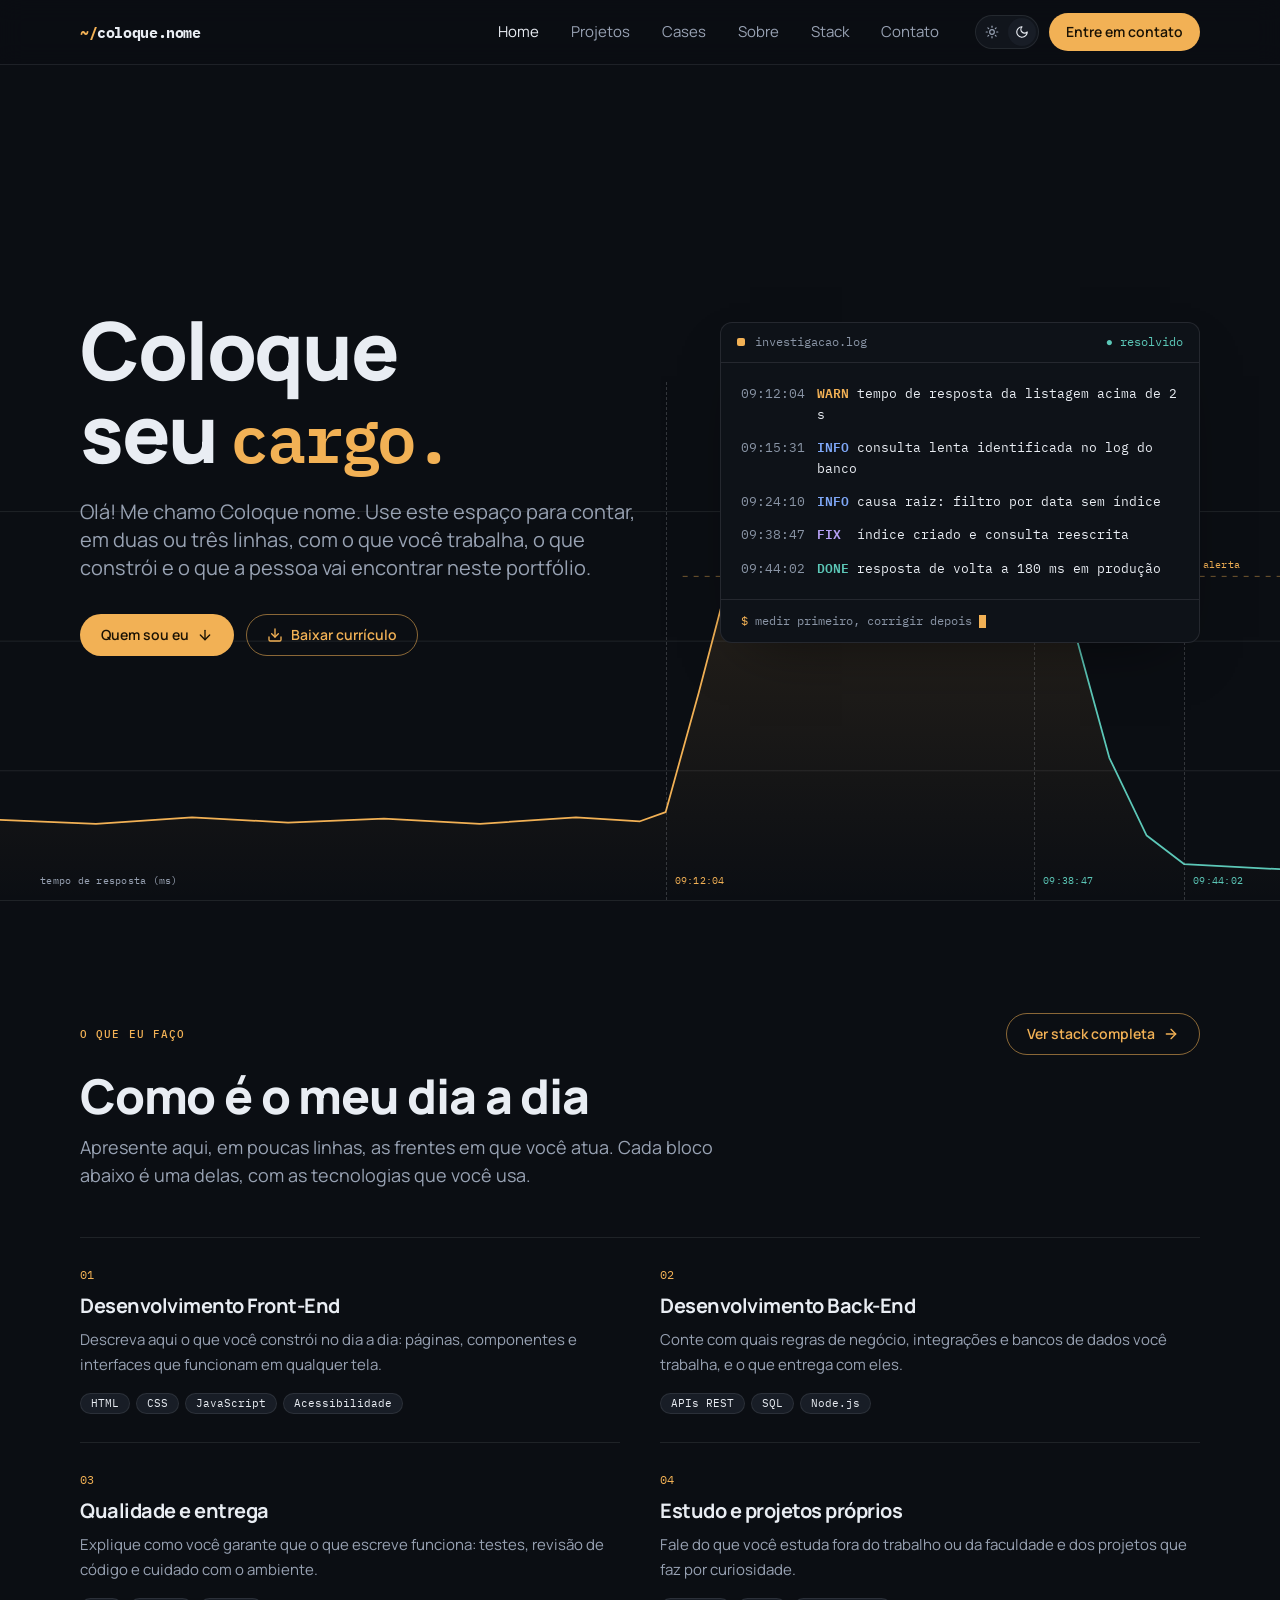
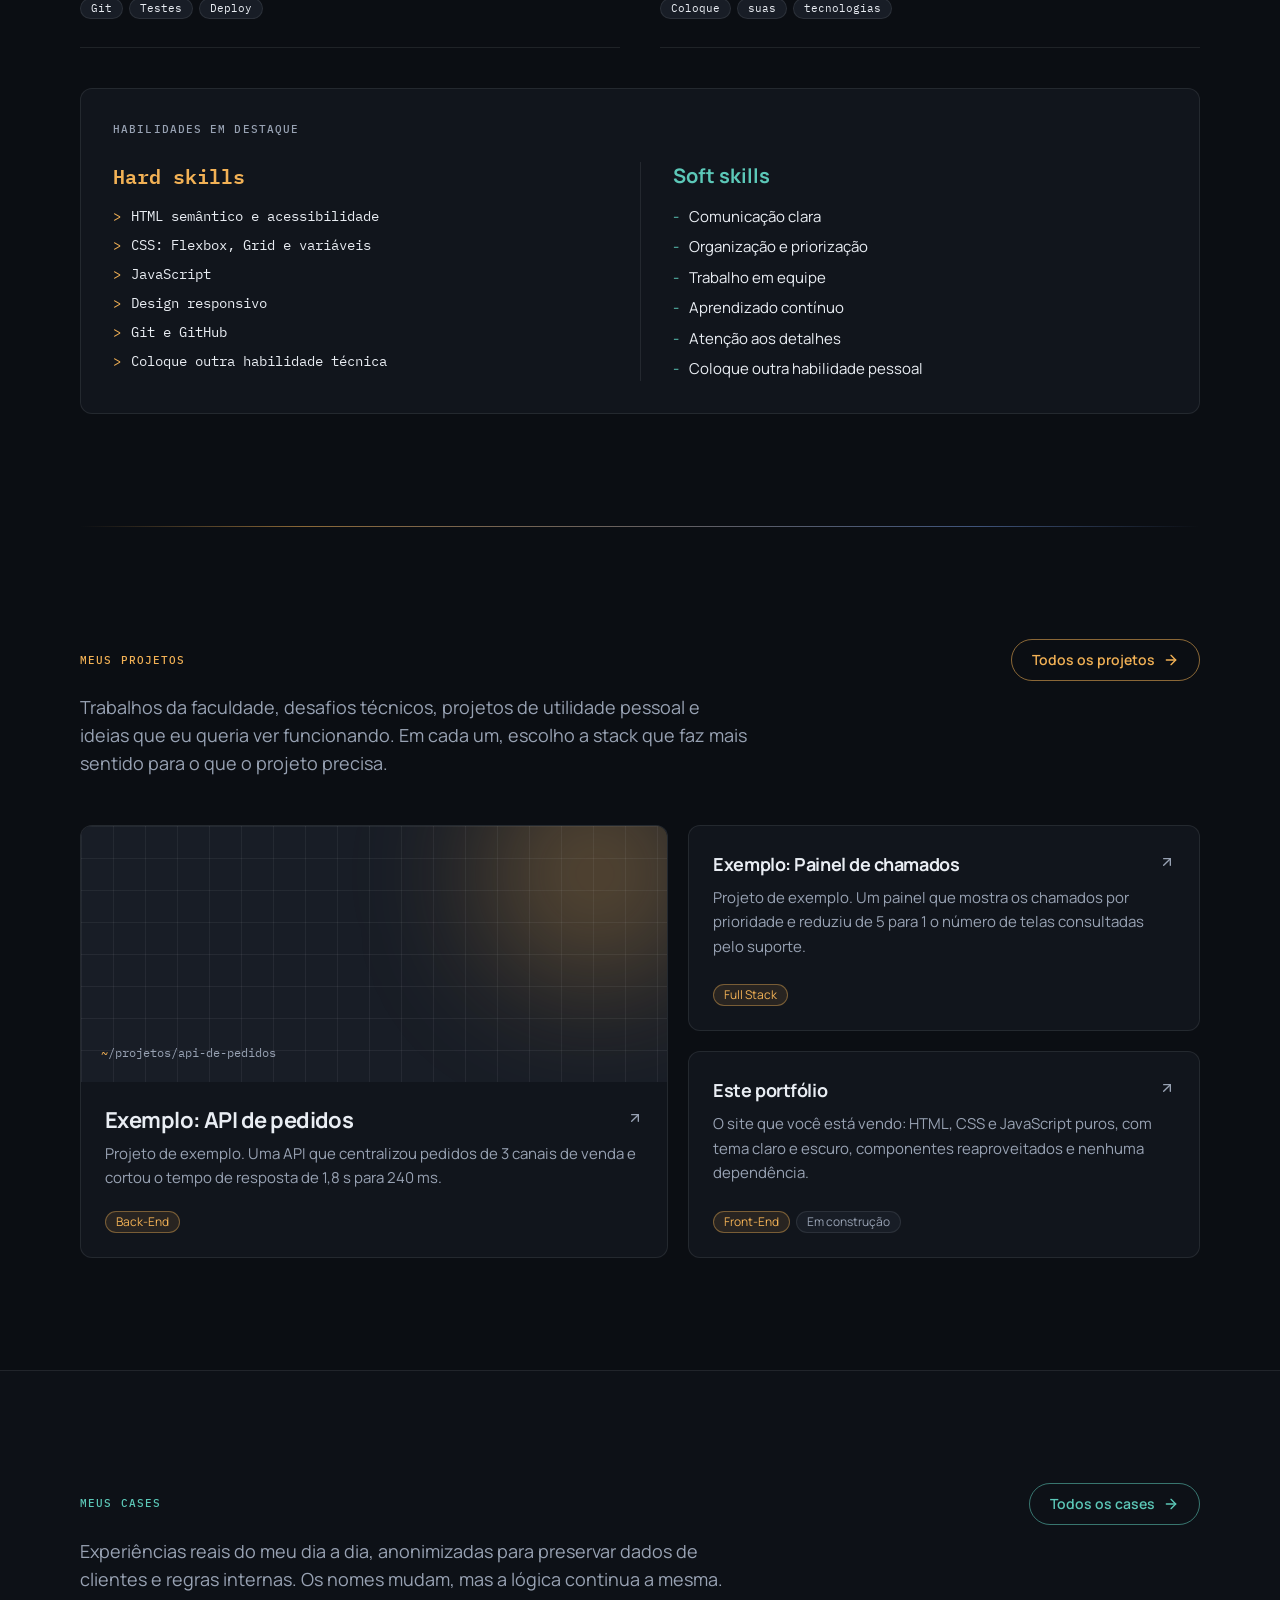
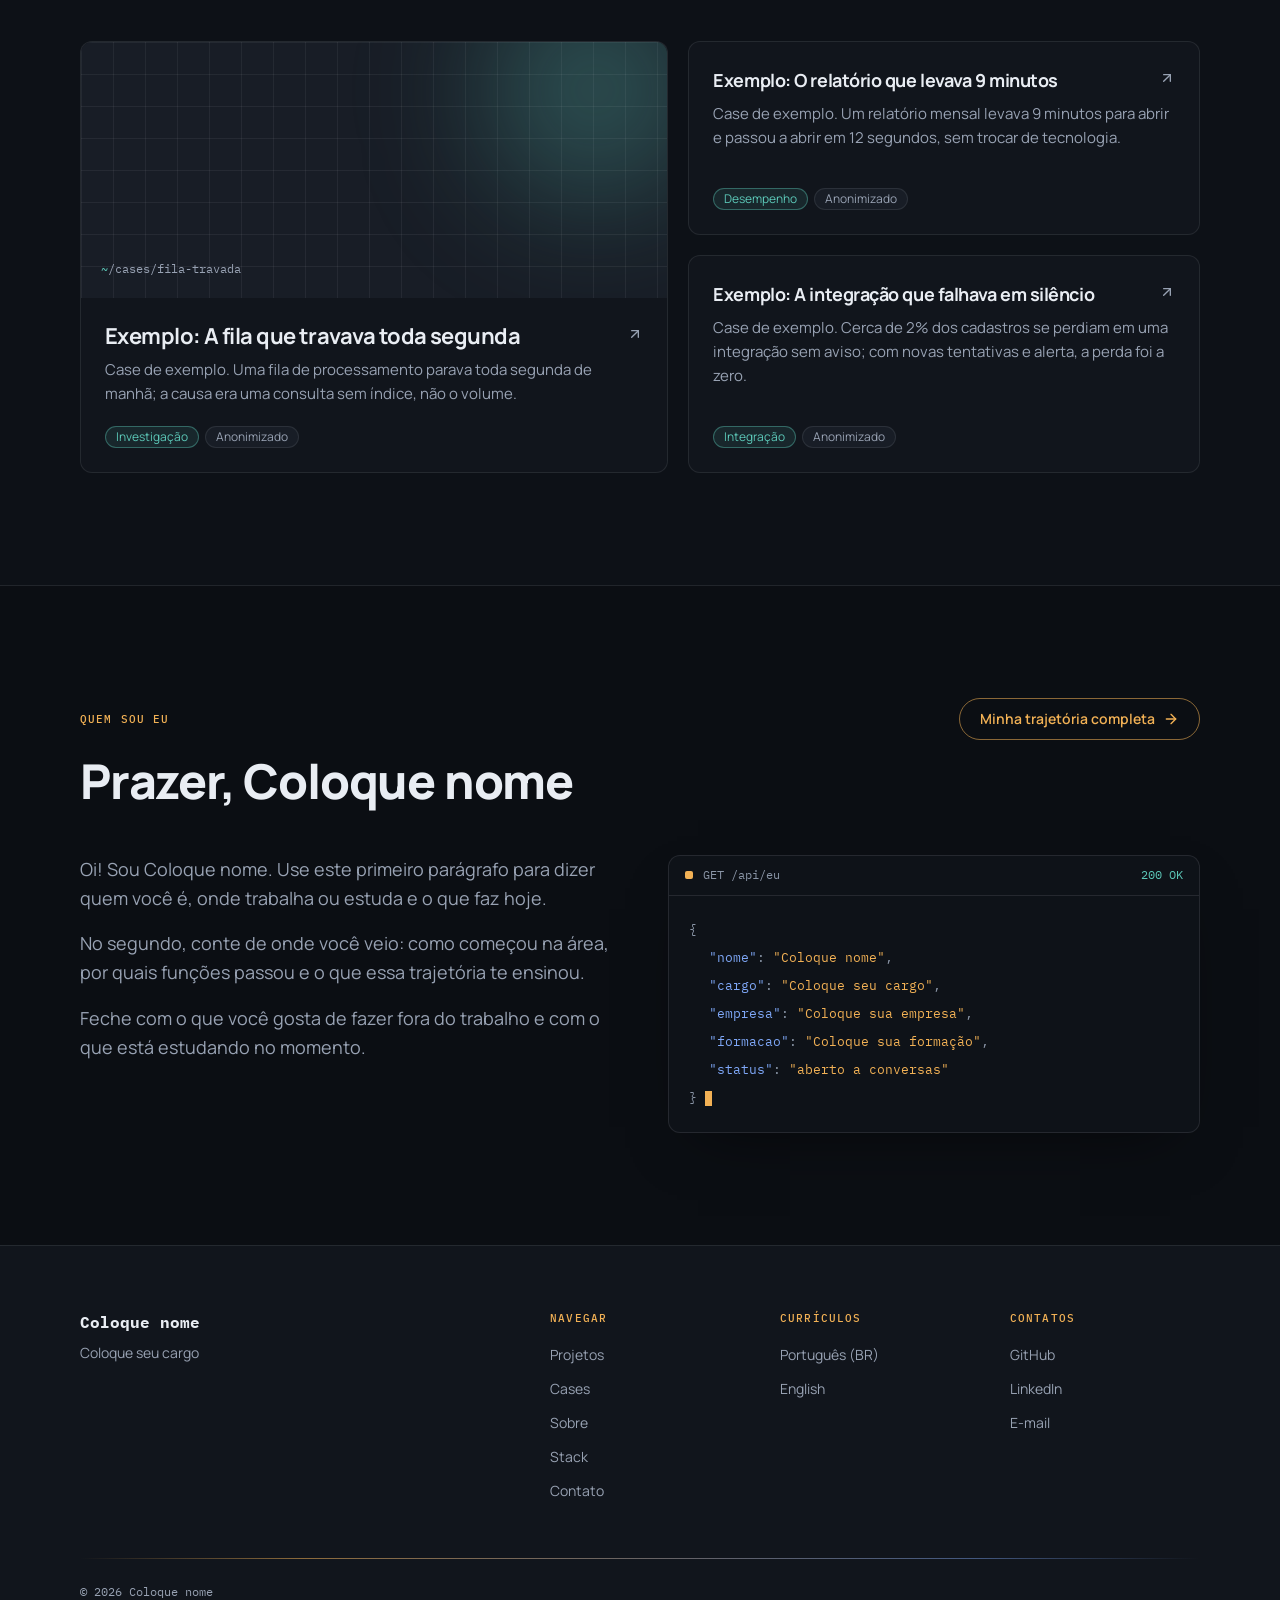
<file: index.html>
<!DOCTYPE html>
<html lang="pt-BR">
<head>
  <meta charset="UTF-8">
  <meta name="viewport" content="width=device-width, initial-scale=1">
  <title>Coloque nome · Portfólio</title>
  <meta name="description" content="Portfólio com projetos, cases, trajetória e stack.">
  <meta property="og:title" content="Coloque nome · Portfólio">
  <meta property="og:description" content="Portfólio com projetos, cases, trajetória e stack.">
  <meta property="og:type" content="website">
  <meta property="og:locale" content="pt_BR">
  <link rel="icon" href="assets/favicon.svg" type="image/svg+xml">

  <link rel="preconnect" href="https://fonts.googleapis.com">
  <link rel="preconnect" href="https://fonts.gstatic.com" crossorigin>
  <link rel="stylesheet" href="https://fonts.googleapis.com/css2?family=IBM+Plex+Mono:wght@400;500;600;700&family=Manrope:wght@400..800&display=swap">

  <link rel="stylesheet" href="css/tokens.css">
  <link rel="stylesheet" href="css/base.css">
  <link rel="stylesheet" href="css/componentes.css">
  <link rel="stylesheet" href="css/layout.css">
  <link rel="stylesheet" href="css/home.css">

  <!-- Aplica o tema antes de desenhar a página. -->
  <script src="js/tema.js"></script>
</head>
<body>
  <a class="pular" href="#conteudo">Pular para o conteúdo</a>

  <header class="cabecalho">
    <div class="container cabecalho__barra">
      <a class="logo" href="index.html" aria-label="Ir para a página inicial"><span aria-hidden="true">~/</span>coloque.nome</a>

      <div class="cabecalho__lado">
        <nav class="nav" aria-label="Navegação principal">
          <ul>
            <li><a href="index.html" aria-current="page">Home</a></li>
            <li><a href="projetos.html">Projetos</a></li>
            <li><a href="cases.html">Cases</a></li>
            <li><a href="sobre.html">Sobre</a></li>
            <li><a href="stack.html">Stack</a></li>
            <li><a href="contato.html">Contato</a></li>
          </ul>
        </nav>

        <div class="cabecalho__acoes">
          <div class="tema" role="group" aria-label="Tema">
            <button class="tema__botao" type="button" data-definir-tema="claro" aria-label="Usar tema claro" title="Usar tema claro">
              <svg class="icone" viewBox="0 0 24 24" aria-hidden="true"><circle cx="12" cy="12" r="4"/><path d="M12 2v2"/><path d="M12 20v2"/><path d="m4.93 4.93 1.41 1.41"/><path d="m17.66 17.66 1.41 1.41"/><path d="M2 12h2"/><path d="M20 12h2"/><path d="m6.34 17.66-1.41 1.41"/><path d="m19.07 4.93-1.41 1.41"/></svg>
            </button>
            <button class="tema__botao" type="button" data-definir-tema="escuro" aria-label="Usar tema escuro" title="Usar tema escuro">
              <svg class="icone" viewBox="0 0 24 24" aria-hidden="true"><path d="M12 3a6 6 0 0 0 9 9 9 9 0 1 1-9-9Z"/></svg>
            </button>
          </div>
          <a class="botao botao--primario cabecalho__cta" href="contato.html">Entre em contato</a>
          <button class="menu-botao" type="button" aria-expanded="false" aria-controls="menu-mobile" aria-label="Abrir menu">
            <svg class="icone icone--abrir" viewBox="0 0 24 24" aria-hidden="true"><path d="M4 6h16"/><path d="M4 12h16"/><path d="M4 18h16"/></svg>
            <svg class="icone icone--fechar" viewBox="0 0 24 24" aria-hidden="true"><path d="M18 6 6 18"/><path d="m6 6 12 12"/></svg>
          </button>
        </div>
      </div>
    </div>

    <nav class="menu-mobile" id="menu-mobile" aria-label="Navegação principal" hidden>
      <ul class="container">
        <li><a class="menu-mobile__link" href="index.html" aria-current="page"><span class="nav__marca" aria-hidden="true">/</span>Home</a></li>
        <li><a class="menu-mobile__link" href="projetos.html"><span class="nav__marca" aria-hidden="true">/</span>Projetos</a></li>
        <li><a class="menu-mobile__link" href="cases.html"><span class="nav__marca" aria-hidden="true">/</span>Cases</a></li>
        <li><a class="menu-mobile__link" href="sobre.html"><span class="nav__marca" aria-hidden="true">/</span>Sobre</a></li>
        <li><a class="menu-mobile__link" href="stack.html"><span class="nav__marca" aria-hidden="true">/</span>Stack</a></li>
        <li><a class="menu-mobile__link" href="contato.html"><span class="nav__marca" aria-hidden="true">/</span>Contato</a></li>
        <li class="menu-mobile__cta"><a class="botao botao--primario" href="contato.html">Entre em contato</a></li>
      </ul>
    </nav>
  </header>

  <main id="conteudo">
    <!-- Hero -->
    <section class="hero">
      <div class="grafico" aria-hidden="true">
        <svg viewBox="0 0 1200 400" preserveAspectRatio="none">
          <defs>
            <linearGradient id="grafico-area" x1="0" y1="0" x2="0" y2="1">
              <stop class="grafico__area-cor" offset="0" stop-opacity="0.16" />
              <stop class="grafico__area-cor" offset="1" stop-opacity="0" />
            </linearGradient>
          </defs>

          <!-- Linhas de escala -->
          <line class="grafico__escala" x1="0" x2="1200" y1="100" y2="100" />
          <line class="grafico__escala" x1="0" x2="1200" y1="200" y2="200" />
          <line class="grafico__escala" x1="0" x2="1200" y1="300" y2="300" />

          <!-- Limite de alerta -->
          <line class="grafico__limite" x1="640" x2="1200" y1="150" y2="150" />

          <!-- Estável, pico no alerta, platô durante a investigação e queda depois da correção -->
          <path class="grafico__area" d="M0,338 L90,341 L180,336 L270,340 L360,337 L450,341 L540,336 L600,339 L624,332 L655,240 L690,130 L725,78 L780,66 L840,74 L900,60 L940,70 L970,68 L1000,170 L1040,290 L1075,350 L1110,372 L1200,376 L1200,400 L0,400 Z" />
          <path class="grafico__linha" d="M0,338 L90,341 L180,336 L270,340 L360,337 L450,341 L540,336 L600,339 L624,332 L655,240 L690,130 L725,78 L780,66 L840,74 L900,60 L940,70 L970,68" />
          <path class="grafico__linha grafico__linha--recuperacao" d="M970,68 L1000,170 L1040,290 L1075,350 L1110,372 L1200,376" />
        </svg>

        <div class="grafico__rotulos">
          <span class="grafico__metrica">tempo de resposta (ms)</span>
          <span class="grafico__nome-limite">limite de alerta</span>
          <span class="grafico__marco grafico__marco--alerta" style="--x: 52%"><span>09:12:04</span></span>
          <span class="grafico__marco" style="--x: 80.8%"><span>09:38:47</span></span>
          <span class="grafico__marco" style="--x: 92.5%"><span>09:44:02</span></span>
        </div>
      </div>

      <div class="container hero__grade">
        <div>
          <h1 class="hero__titulo">Coloque seu <span>cargo.</span></h1>
          <p class="hero__subtitulo">Olá! Me chamo Coloque nome. Use este espaço para contar, em duas ou três linhas, com o que você trabalha, o que constrói e o que a pessoa vai encontrar neste portfólio.</p>
          <div class="hero__acoes">
            <a class="botao botao--primario" href="#quem-sou">Quem sou eu <svg class="icone" viewBox="0 0 24 24" aria-hidden="true"><path d="M12 5v14"/><path d="m19 12-7 7-7-7"/></svg></a>
            <a class="botao botao--secundario" href="assets/curriculos/curriculo-pt-br.pdf" target="_blank" rel="noopener noreferrer"><svg class="icone" viewBox="0 0 24 24" aria-hidden="true"><path d="M21 15v4a2 2 0 0 1-2 2H5a2 2 0 0 1-2-2v-4"/><path d="m7 10 5 5 5-5"/><path d="M12 15V3"/></svg> Baixar currículo<span class="so-leitor"> (abre em nova aba)</span></a>
          </div>
        </div>

        <div class="hero__painel">
          <div class="janela">
            <div class="janela__barra">
              <p class="janela__titulo"><span>investigacao.log</span></p>
              <p class="janela__lateral">● resolvido</p>
            </div>
            <ol class="log">
              <li style="--i: 0">
                <span class="log__hora">09:12:04</span>
                <span><span class="log__nivel log__nivel--warn">WARN</span> tempo de resposta da listagem acima de 2 s</span>
              </li>
              <li style="--i: 1">
                <span class="log__hora">09:15:31</span>
                <span><span class="log__nivel log__nivel--info">INFO</span> consulta lenta identificada no log do banco</span>
              </li>
              <li style="--i: 2">
                <span class="log__hora">09:24:10</span>
                <span><span class="log__nivel log__nivel--info">INFO</span> causa raiz: filtro por data sem índice</span>
              </li>
              <li style="--i: 3">
                <span class="log__hora">09:38:47</span>
                <span><span class="log__nivel log__nivel--fix">FIX </span> índice criado e consulta reescrita</span>
              </li>
              <li style="--i: 4">
                <span class="log__hora">09:44:02</span>
                <span><span class="log__nivel log__nivel--done">DONE</span> resposta de volta a 180 ms em produção</span>
              </li>
            </ol>
            <p class="log__rodape"><span>$</span> medir primeiro, corrigir depois <span class="cursor" aria-hidden="true"></span></p>
          </div>
        </div>
      </div>
    </section>

    <!-- O que eu faço -->
    <section class="secao" id="o-que-faco" aria-labelledby="o-que-faco-titulo">
      <div class="container">
        <div class="secao__cabecalho">
          <div class="secao__topo">
            <p class="rotulo secao__categoria">O que eu faço</p>
            <a class="botao botao--secundario" href="stack.html">Ver stack completa <svg class="icone" viewBox="0 0 24 24" aria-hidden="true"><path d="M5 12h14"/><path d="m12 5 7 7-7 7"/></svg></a>
          </div>
          <h2 class="secao__titulo" id="o-que-faco-titulo">Como é o meu dia a dia</h2>
          <p class="secao__descricao">Apresente aqui, em poucas linhas, as frentes em que você atua. Cada bloco abaixo é uma delas, com as tecnologias que você usa.</p>
        </div>

        <ol class="frentes">
          <li data-revelar>
            <p class="frentes__numero">01</p>
            <h3 class="frentes__titulo">Desenvolvimento Front-End</h3>
            <p class="frentes__descricao">Descreva aqui o que você constrói no dia a dia: páginas, componentes e interfaces que funcionam em qualquer tela.</p>
            <ul class="tags">
              <li class="tag tag--mono">HTML</li>
              <li class="tag tag--mono">CSS</li>
              <li class="tag tag--mono">JavaScript</li>
              <li class="tag tag--mono">Acessibilidade</li>
            </ul>
          </li>
          <li data-revelar data-atraso="0.05">
            <p class="frentes__numero">02</p>
            <h3 class="frentes__titulo">Desenvolvimento Back-End</h3>
            <p class="frentes__descricao">Conte com quais regras de negócio, integrações e bancos de dados você trabalha, e o que entrega com eles.</p>
            <ul class="tags">
              <li class="tag tag--mono">APIs REST</li>
              <li class="tag tag--mono">SQL</li>
              <li class="tag tag--mono">Node.js</li>
            </ul>
          </li>
          <li data-revelar data-atraso="0.10">
            <p class="frentes__numero">03</p>
            <h3 class="frentes__titulo">Qualidade e entrega</h3>
            <p class="frentes__descricao">Explique como você garante que o que escreve funciona: testes, revisão de código e cuidado com o ambiente.</p>
            <ul class="tags">
              <li class="tag tag--mono">Git</li>
              <li class="tag tag--mono">Testes</li>
              <li class="tag tag--mono">Deploy</li>
            </ul>
          </li>
          <li data-revelar data-atraso="0.15">
            <p class="frentes__numero">04</p>
            <h3 class="frentes__titulo">Estudo e projetos próprios</h3>
            <p class="frentes__descricao">Fale do que você estuda fora do trabalho ou da faculdade e dos projetos que faz por curiosidade.</p>
            <ul class="tags">
              <li class="tag tag--mono">Coloque</li>
              <li class="tag tag--mono">suas</li>
              <li class="tag tag--mono">tecnologias</li>
            </ul>
          </li>
        </ol>

        <div class="skills" data-revelar>
          <p class="rotulo skills__rotulo">Habilidades em destaque</p>
          <div class="skills__grade">
            <div class="skills__coluna--hard">
              <h3 class="skills__titulo">Hard skills</h3>
              <ul class="skills__lista">
                <li>HTML semântico e acessibilidade</li>
                <li>CSS: Flexbox, Grid e variáveis</li>
                <li>JavaScript</li>
                <li>Design responsivo</li>
                <li>Git e GitHub</li>
                <li>Coloque outra habilidade técnica</li>
              </ul>
            </div>
            <div class="skills__coluna--soft">
              <h3 class="skills__titulo">Soft skills</h3>
              <ul class="skills__lista">
                <li>Comunicação clara</li>
                <li>Organização e priorização</li>
                <li>Trabalho em equipe</li>
                <li>Aprendizado contínuo</li>
                <li>Atenção aos detalhes</li>
                <li>Coloque outra habilidade pessoal</li>
              </ul>
            </div>
          </div>
        </div>
      </div>
    </section>

    <div class="container">
      <div class="divisor"></div>
    </div>

    <!-- Projetos -->
    <section class="secao" id="projetos" data-tom="projeto" aria-labelledby="projetos-titulo">
      <div class="container">
        <div class="secao__cabecalho">
          <div class="secao__topo">
            <h2 class="rotulo secao__categoria" id="projetos-titulo">Meus projetos</h2>
            <a class="botao botao--secundario" href="projetos.html">Todos os projetos <svg class="icone" viewBox="0 0 24 24" aria-hidden="true"><path d="M5 12h14"/><path d="m12 5 7 7-7 7"/></svg></a>
          </div>
          <p class="secao__descricao">Trabalhos da faculdade, desafios técnicos, projetos de utilidade pessoal e ideias que eu queria ver funcionando. Em cada um, escolho a stack que faz mais sentido para o que o projeto precisa.</p>
        </div>

        <div class="bento">
          <div data-revelar>
            <article class="card card--destaque">
              <div class="capa" aria-hidden="true">
                <div class="malha"></div>
                <p class="capa__caminho"><span>~</span>/projetos/api-de-pedidos</p>
              </div>
              <div class="card__corpo">
                <div class="card__topo">
                  <h3 class="card__titulo"><a href="projetos/api-de-pedidos.html">Exemplo: API de pedidos</a></h3>
                  <svg class="icone" viewBox="0 0 24 24" aria-hidden="true"><path d="M7 7h10v10"/><path d="M7 17 17 7"/></svg>
                </div>
                <p class="card__resumo">Projeto de exemplo. Uma API que centralizou pedidos de 3 canais de venda e cortou o tempo de resposta de 1,8 s para 240 ms.</p>
                <ul class="tags">
                  <li class="tag tag--tom">Back-End</li>
                </ul>
              </div>
            </article>
          </div>
          <div class="bento__lado">
            <div data-revelar data-atraso="0.06">
              <article class="card">
                <div class="card__corpo">
                  <div class="card__topo">
                    <h3 class="card__titulo"><a href="projetos/painel-de-chamados.html">Exemplo: Painel de chamados</a></h3>
                    <svg class="icone" viewBox="0 0 24 24" aria-hidden="true"><path d="M7 7h10v10"/><path d="M7 17 17 7"/></svg>
                  </div>
                  <p class="card__resumo">Projeto de exemplo. Um painel que mostra os chamados por prioridade e reduziu de 5 para 1 o número de telas consultadas pelo suporte.</p>
                  <ul class="tags">
                    <li class="tag tag--tom">Full Stack</li>
                  </ul>
                </div>
              </article>
            </div>
            <div data-revelar data-atraso="0.12">
              <article class="card">
                <div class="card__corpo">
                  <div class="card__topo">
                    <h3 class="card__titulo"><a href="projetos/portfolio.html">Este portfólio</a></h3>
                    <svg class="icone" viewBox="0 0 24 24" aria-hidden="true"><path d="M7 7h10v10"/><path d="M7 17 17 7"/></svg>
                  </div>
                  <p class="card__resumo">O site que você está vendo: HTML, CSS e JavaScript puros, com tema claro e escuro, componentes reaproveitados e nenhuma dependência.</p>
                  <ul class="tags">
                    <li class="tag tag--tom">Front-End</li>
                    <li class="tag">Em construção</li>
                  </ul>
                </div>
              </article>
            </div>
          </div>
        </div>
      </div>
    </section>

    <!-- Cases -->
    <section class="secao secao--faixa" id="cases" data-tom="case" aria-labelledby="cases-titulo">
      <div class="container">
        <div class="secao__cabecalho">
          <div class="secao__topo">
            <h2 class="rotulo secao__categoria" id="cases-titulo">Meus cases</h2>
            <a class="botao botao--secundario" href="cases.html">Todos os cases <svg class="icone" viewBox="0 0 24 24" aria-hidden="true"><path d="M5 12h14"/><path d="m12 5 7 7-7 7"/></svg></a>
          </div>
          <p class="secao__descricao">Experiências reais do meu dia a dia, anonimizadas para preservar dados de clientes e regras internas. Os nomes mudam, mas a lógica continua a mesma.</p>
        </div>

        <div class="bento">
          <div data-revelar>
            <article class="card card--destaque">
              <div class="capa" aria-hidden="true">
                <div class="malha"></div>
                <p class="capa__caminho"><span>~</span>/cases/fila-travada</p>
              </div>
              <div class="card__corpo">
                <div class="card__topo">
                  <h3 class="card__titulo"><a href="cases/fila-travada.html">Exemplo: A fila que travava toda segunda</a></h3>
                  <svg class="icone" viewBox="0 0 24 24" aria-hidden="true"><path d="M7 7h10v10"/><path d="M7 17 17 7"/></svg>
                </div>
                <p class="card__resumo">Case de exemplo. Uma fila de processamento parava toda segunda de manhã; a causa era uma consulta sem índice, não o volume.</p>
                <ul class="tags">
                  <li class="tag tag--tom">Investigação</li>
                  <li class="tag">Anonimizado</li>
                </ul>
              </div>
            </article>
          </div>
          <div class="bento__lado">
            <div data-revelar data-atraso="0.06">
              <article class="card">
                <div class="card__corpo">
                  <div class="card__topo">
                    <h3 class="card__titulo"><a href="cases/relatorio-lento.html">Exemplo: O relatório que levava 9 minutos</a></h3>
                    <svg class="icone" viewBox="0 0 24 24" aria-hidden="true"><path d="M7 7h10v10"/><path d="M7 17 17 7"/></svg>
                  </div>
                  <p class="card__resumo">Case de exemplo. Um relatório mensal levava 9 minutos para abrir e passou a abrir em 12 segundos, sem trocar de tecnologia.</p>
                  <ul class="tags">
                    <li class="tag tag--tom">Desempenho</li>
                    <li class="tag">Anonimizado</li>
                  </ul>
                </div>
              </article>
            </div>
            <div data-revelar data-atraso="0.12">
              <article class="card">
                <div class="card__corpo">
                  <div class="card__topo">
                    <h3 class="card__titulo"><a href="cases/integracao-instavel.html">Exemplo: A integração que falhava em silêncio</a></h3>
                    <svg class="icone" viewBox="0 0 24 24" aria-hidden="true"><path d="M7 7h10v10"/><path d="M7 17 17 7"/></svg>
                  </div>
                  <p class="card__resumo">Case de exemplo. Cerca de 2% dos cadastros se perdiam em uma integração sem aviso; com novas tentativas e alerta, a perda foi a zero.</p>
                  <ul class="tags">
                    <li class="tag tag--tom">Integração</li>
                    <li class="tag">Anonimizado</li>
                  </ul>
                </div>
              </article>
            </div>
          </div>
        </div>
      </div>
    </section>

    <!-- Quem sou eu -->
    <section class="secao" id="quem-sou" aria-labelledby="quem-sou-titulo">
      <div class="container">
        <div class="secao__cabecalho">
          <div class="secao__topo">
            <p class="rotulo secao__categoria">Quem sou eu</p>
            <a class="botao botao--secundario" href="sobre.html">Minha trajetória completa <svg class="icone" viewBox="0 0 24 24" aria-hidden="true"><path d="M5 12h14"/><path d="m12 5 7 7-7 7"/></svg></a>
          </div>
          <h2 class="secao__titulo" id="quem-sou-titulo">Prazer, Coloque nome</h2>
        </div>

        <div class="quem-sou">
          <div class="quem-sou__texto">
            <p>Oi! Sou Coloque nome. Use este primeiro parágrafo para dizer quem você é, onde trabalha ou estuda e o que faz hoje.</p>
            <p>No segundo, conte de onde você veio: como começou na área, por quais funções passou e o que essa trajetória te ensinou.</p>
            <p>Feche com o que você gosta de fazer fora do trabalho e com o que está estudando no momento.</p>
          </div>

          <div class="janela" data-revelar>
            <div class="janela__barra">
              <p class="janela__titulo"><span>GET /api/eu</span></p>
              <p class="janela__lateral">200 OK</p>
            </div>
            <div class="ficha">
              <p class="ficha__pontuacao" style="--i: 0">{</p>
              <p class="ficha__campo" style="--i: 1"><span class="ficha__chave">"nome"</span><span class="ficha__pontuacao">: </span><span class="ficha__valor">"Coloque nome"</span><span class="ficha__pontuacao">,</span></p>
              <p class="ficha__campo" style="--i: 2"><span class="ficha__chave">"cargo"</span><span class="ficha__pontuacao">: </span><span class="ficha__valor">"Coloque seu cargo"</span><span class="ficha__pontuacao">,</span></p>
              <p class="ficha__campo" style="--i: 3"><span class="ficha__chave">"empresa"</span><span class="ficha__pontuacao">: </span><span class="ficha__valor">"Coloque sua empresa"</span><span class="ficha__pontuacao">,</span></p>
              <p class="ficha__campo" style="--i: 4"><span class="ficha__chave">"formacao"</span><span class="ficha__pontuacao">: </span><span class="ficha__valor">"Coloque sua formação"</span><span class="ficha__pontuacao">,</span></p>
              <p class="ficha__campo" style="--i: 5"><span class="ficha__chave">"status"</span><span class="ficha__pontuacao">: </span><span class="ficha__valor">"aberto a conversas"</span></p>
              <p class="ficha__pontuacao" style="--i: 6">} <span class="cursor" aria-hidden="true"></span></p>
            </div>
          </div>
        </div>
      </div>
    </section>
  </main>

  <footer class="rodape">
    <div class="container rodape__conteudo">
      <div class="rodape__grade">
        <div>
          <p class="rodape__nome">Coloque nome</p>
          <p class="rodape__cargo">Coloque seu cargo</p>
        </div>

        <div class="rodape__colunas">
          <div>
            <h2 class="rotulo">Navegar</h2>
            <ul>
              <li><a href="projetos.html">Projetos</a></li>
              <li><a href="cases.html">Cases</a></li>
              <li><a href="sobre.html">Sobre</a></li>
              <li><a href="stack.html">Stack</a></li>
              <li><a href="contato.html">Contato</a></li>
            </ul>
          </div>

          <div>
            <h2 class="rotulo">Currículos</h2>
            <ul>
              <li><a href="assets/curriculos/curriculo-pt-br.pdf" target="_blank" rel="noopener noreferrer">Português (BR)<span class="so-leitor"> (abre em nova aba)</span></a></li>
              <li><a href="assets/curriculos/resume-en.pdf" target="_blank" rel="noopener noreferrer" lang="en">English<span class="so-leitor" lang="pt-BR"> (abre em nova aba)</span></a></li>
            </ul>
          </div>

          <div>
            <h2 class="rotulo">Contatos</h2>
            <ul>
              <li><a href="https://github.com/seu-usuario" target="_blank" rel="noopener noreferrer">GitHub<span class="so-leitor"> (abre em nova aba)</span></a></li>
              <li><a href="https://www.linkedin.com/in/seu-usuario" target="_blank" rel="noopener noreferrer">LinkedIn<span class="so-leitor"> (abre em nova aba)</span></a></li>
              <li><a href="mailto:seuemail@exemplo.com">E-mail</a></li>
            </ul>
          </div>
        </div>
      </div>

      <div class="divisor"></div>
      <p class="rodape__direitos">© <span id="ano">2026</span> Coloque nome</p>
    </div>
  </footer>

  <script src="js/menu.js" defer></script>
  <script src="js/rodape.js" defer></script>
  <script src="js/revelar.js" defer></script>
</body>
</html>
</file>
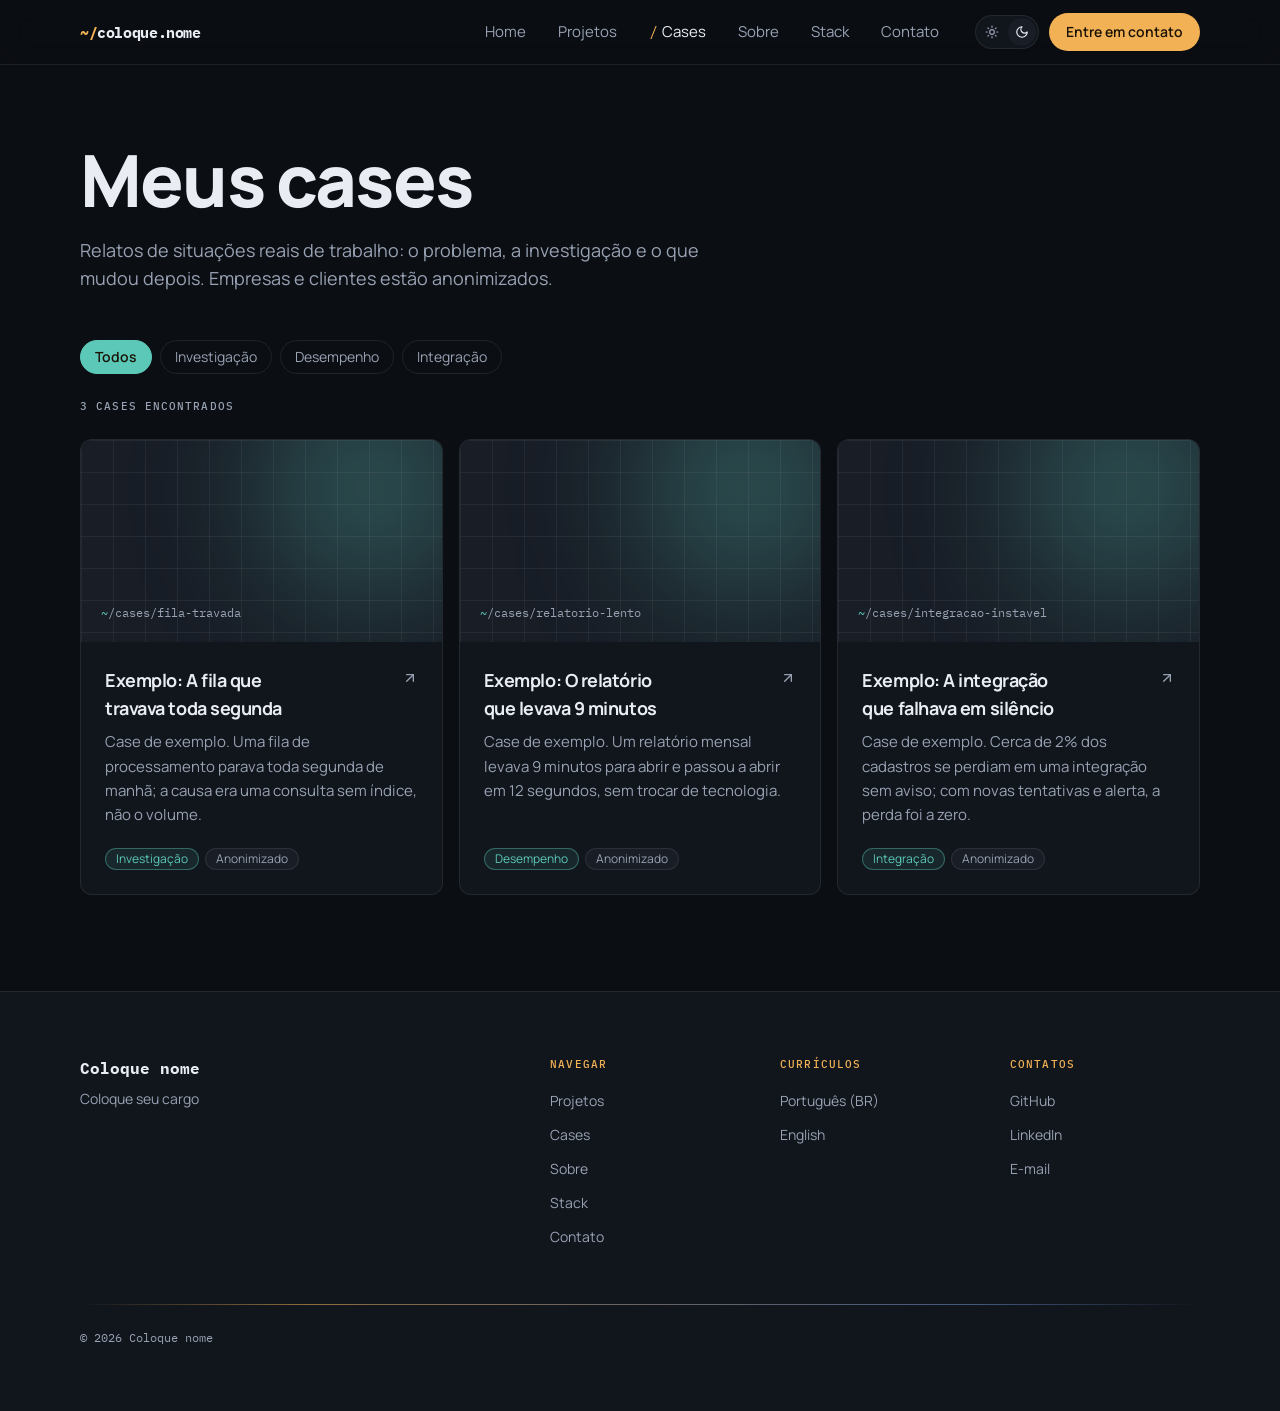
<file: cases.html>
<!DOCTYPE html>
<html lang="pt-BR">
<head>
  <meta charset="UTF-8">
  <meta name="viewport" content="width=device-width, initial-scale=1">
  <title>Cases · Coloque nome</title>
  <meta name="description" content="Relatos de situações reais de trabalho: o problema, a investigação e o que mudou depois. Empresas e clientes estão anonimizados.">
  <meta property="og:title" content="Cases · Coloque nome">
  <meta property="og:description" content="Relatos de situações reais de trabalho: o problema, a investigação e o que mudou depois. Empresas e clientes estão anonimizados.">
  <meta property="og:type" content="website">
  <meta property="og:locale" content="pt_BR">
  <link rel="icon" href="assets/favicon.svg" type="image/svg+xml">

  <link rel="preconnect" href="https://fonts.googleapis.com">
  <link rel="preconnect" href="https://fonts.gstatic.com" crossorigin>
  <link rel="stylesheet" href="https://fonts.googleapis.com/css2?family=IBM+Plex+Mono:wght@400;500;600;700&family=Manrope:wght@400..800&display=swap">

  <link rel="stylesheet" href="css/tokens.css">
  <link rel="stylesheet" href="css/base.css">
  <link rel="stylesheet" href="css/componentes.css">
  <link rel="stylesheet" href="css/layout.css">
  <link rel="stylesheet" href="css/listagem.css">

  <!-- Aplica o tema antes de desenhar a página. -->
  <script src="js/tema.js"></script>
</head>
<body>
  <a class="pular" href="#conteudo">Pular para o conteúdo</a>

  <header class="cabecalho">
    <div class="container cabecalho__barra">
      <a class="logo" href="index.html" aria-label="Ir para a página inicial"><span aria-hidden="true">~/</span>coloque.nome</a>

      <div class="cabecalho__lado">
        <nav class="nav" aria-label="Navegação principal">
          <ul>
            <li><a href="index.html">Home</a></li>
            <li><a href="projetos.html">Projetos</a></li>
            <li><a href="cases.html" aria-current="page"><span class="nav__marca" aria-hidden="true">/</span>Cases</a></li>
            <li><a href="sobre.html">Sobre</a></li>
            <li><a href="stack.html">Stack</a></li>
            <li><a href="contato.html">Contato</a></li>
          </ul>
        </nav>

        <div class="cabecalho__acoes">
          <div class="tema" role="group" aria-label="Tema">
            <button class="tema__botao" type="button" data-definir-tema="claro" aria-label="Usar tema claro" title="Usar tema claro">
              <svg class="icone" viewBox="0 0 24 24" aria-hidden="true"><circle cx="12" cy="12" r="4"/><path d="M12 2v2"/><path d="M12 20v2"/><path d="m4.93 4.93 1.41 1.41"/><path d="m17.66 17.66 1.41 1.41"/><path d="M2 12h2"/><path d="M20 12h2"/><path d="m6.34 17.66-1.41 1.41"/><path d="m19.07 4.93-1.41 1.41"/></svg>
            </button>
            <button class="tema__botao" type="button" data-definir-tema="escuro" aria-label="Usar tema escuro" title="Usar tema escuro">
              <svg class="icone" viewBox="0 0 24 24" aria-hidden="true"><path d="M12 3a6 6 0 0 0 9 9 9 9 0 1 1-9-9Z"/></svg>
            </button>
          </div>
          <a class="botao botao--primario cabecalho__cta" href="contato.html">Entre em contato</a>
          <button class="menu-botao" type="button" aria-expanded="false" aria-controls="menu-mobile" aria-label="Abrir menu">
            <svg class="icone icone--abrir" viewBox="0 0 24 24" aria-hidden="true"><path d="M4 6h16"/><path d="M4 12h16"/><path d="M4 18h16"/></svg>
            <svg class="icone icone--fechar" viewBox="0 0 24 24" aria-hidden="true"><path d="M18 6 6 18"/><path d="m6 6 12 12"/></svg>
          </button>
        </div>
      </div>
    </div>

    <nav class="menu-mobile" id="menu-mobile" aria-label="Navegação principal" hidden>
      <ul class="container">
        <li><a class="menu-mobile__link" href="index.html"><span class="nav__marca" aria-hidden="true">/</span>Home</a></li>
        <li><a class="menu-mobile__link" href="projetos.html"><span class="nav__marca" aria-hidden="true">/</span>Projetos</a></li>
        <li><a class="menu-mobile__link" href="cases.html" aria-current="page"><span class="nav__marca" aria-hidden="true">/</span>Cases</a></li>
        <li><a class="menu-mobile__link" href="sobre.html"><span class="nav__marca" aria-hidden="true">/</span>Sobre</a></li>
        <li><a class="menu-mobile__link" href="stack.html"><span class="nav__marca" aria-hidden="true">/</span>Stack</a></li>
        <li><a class="menu-mobile__link" href="contato.html"><span class="nav__marca" aria-hidden="true">/</span>Contato</a></li>
        <li class="menu-mobile__cta"><a class="botao botao--primario" href="contato.html">Entre em contato</a></li>
      </ul>
    </nav>
  </header>

  <main id="conteudo">
    <div data-tom="case">
      <header class="container pagina__cabecalho">
        <h1 class="pagina__titulo">Meus cases</h1>
        <p class="pagina__subtitulo">Relatos de situações reais de trabalho: o problema, a investigação e o que mudou depois. Empresas e clientes estão anonimizados.</p>
      </header>

      <div class="container listagem" data-listagem>
        <div class="filtros" role="group" aria-label="Filtrar por categoria">
          <button class="filtros__botao" type="button" data-filtro="" aria-pressed="true">Todos</button>
          <button class="filtros__botao" type="button" data-filtro="Investigação" aria-pressed="false">Investigação</button>
          <button class="filtros__botao" type="button" data-filtro="Desempenho" aria-pressed="false">Desempenho</button>
          <button class="filtros__botao" type="button" data-filtro="Integração" aria-pressed="false">Integração</button>
        </div>

        <p class="rotulo listagem__contador" aria-live="polite" data-singular="# case encontrado" data-plural="# cases encontrados" data-vazio="Nenhum case encontrado">3 cases encontrados</p>

        <ul class="listagem__grade">
          <li data-categorias="Investigação">
            <article class="card">
              <div class="capa" aria-hidden="true">
                <div class="malha"></div>
                <p class="capa__caminho"><span>~</span>/cases/fila-travada</p>
              </div>
              <div class="card__corpo">
                <div class="card__topo">
                  <h2 class="card__titulo"><a href="cases/fila-travada.html">Exemplo: A fila que travava toda segunda</a></h2>
                  <svg class="icone" viewBox="0 0 24 24" aria-hidden="true"><path d="M7 7h10v10"/><path d="M7 17 17 7"/></svg>
                </div>
                <p class="card__resumo">Case de exemplo. Uma fila de processamento parava toda segunda de manhã; a causa era uma consulta sem índice, não o volume.</p>
                <ul class="tags">
                  <li class="tag tag--tom">Investigação</li>
                  <li class="tag">Anonimizado</li>
                </ul>
              </div>
            </article>
          </li>
          <li data-categorias="Desempenho">
            <article class="card">
              <div class="capa" aria-hidden="true">
                <div class="malha"></div>
                <p class="capa__caminho"><span>~</span>/cases/relatorio-lento</p>
              </div>
              <div class="card__corpo">
                <div class="card__topo">
                  <h2 class="card__titulo"><a href="cases/relatorio-lento.html">Exemplo: O relatório que levava 9 minutos</a></h2>
                  <svg class="icone" viewBox="0 0 24 24" aria-hidden="true"><path d="M7 7h10v10"/><path d="M7 17 17 7"/></svg>
                </div>
                <p class="card__resumo">Case de exemplo. Um relatório mensal levava 9 minutos para abrir e passou a abrir em 12 segundos, sem trocar de tecnologia.</p>
                <ul class="tags">
                  <li class="tag tag--tom">Desempenho</li>
                  <li class="tag">Anonimizado</li>
                </ul>
              </div>
            </article>
          </li>
          <li data-categorias="Integração">
            <article class="card">
              <div class="capa" aria-hidden="true">
                <div class="malha"></div>
                <p class="capa__caminho"><span>~</span>/cases/integracao-instavel</p>
              </div>
              <div class="card__corpo">
                <div class="card__topo">
                  <h2 class="card__titulo"><a href="cases/integracao-instavel.html">Exemplo: A integração que falhava em silêncio</a></h2>
                  <svg class="icone" viewBox="0 0 24 24" aria-hidden="true"><path d="M7 7h10v10"/><path d="M7 17 17 7"/></svg>
                </div>
                <p class="card__resumo">Case de exemplo. Cerca de 2% dos cadastros se perdiam em uma integração sem aviso; com novas tentativas e alerta, a perda foi a zero.</p>
                <ul class="tags">
                  <li class="tag tag--tom">Integração</li>
                  <li class="tag">Anonimizado</li>
                </ul>
              </div>
            </article>
          </li>
        </ul>
      </div>
    </div>
  </main>

  <footer class="rodape">
    <div class="container rodape__conteudo">
      <div class="rodape__grade">
        <div>
          <p class="rodape__nome">Coloque nome</p>
          <p class="rodape__cargo">Coloque seu cargo</p>
        </div>

        <div class="rodape__colunas">
          <div>
            <h2 class="rotulo">Navegar</h2>
            <ul>
              <li><a href="projetos.html">Projetos</a></li>
              <li><a href="cases.html">Cases</a></li>
              <li><a href="sobre.html">Sobre</a></li>
              <li><a href="stack.html">Stack</a></li>
              <li><a href="contato.html">Contato</a></li>
            </ul>
          </div>

          <div>
            <h2 class="rotulo">Currículos</h2>
            <ul>
              <li><a href="assets/curriculos/curriculo-pt-br.pdf" target="_blank" rel="noopener noreferrer">Português (BR)<span class="so-leitor"> (abre em nova aba)</span></a></li>
              <li><a href="assets/curriculos/resume-en.pdf" target="_blank" rel="noopener noreferrer" lang="en">English<span class="so-leitor" lang="pt-BR"> (abre em nova aba)</span></a></li>
            </ul>
          </div>

          <div>
            <h2 class="rotulo">Contatos</h2>
            <ul>
              <li><a href="https://github.com/seu-usuario" target="_blank" rel="noopener noreferrer">GitHub<span class="so-leitor"> (abre em nova aba)</span></a></li>
              <li><a href="https://www.linkedin.com/in/seu-usuario" target="_blank" rel="noopener noreferrer">LinkedIn<span class="so-leitor"> (abre em nova aba)</span></a></li>
              <li><a href="mailto:seuemail@exemplo.com">E-mail</a></li>
            </ul>
          </div>
        </div>
      </div>

      <div class="divisor"></div>
      <p class="rodape__direitos">© <span id="ano">2026</span> Coloque nome</p>
    </div>
  </footer>

  <script src="js/menu.js" defer></script>
  <script src="js/rodape.js" defer></script>
  <script src="js/revelar.js" defer></script>
  <script src="js/listagem.js" defer></script>
</body>
</html>
</file>
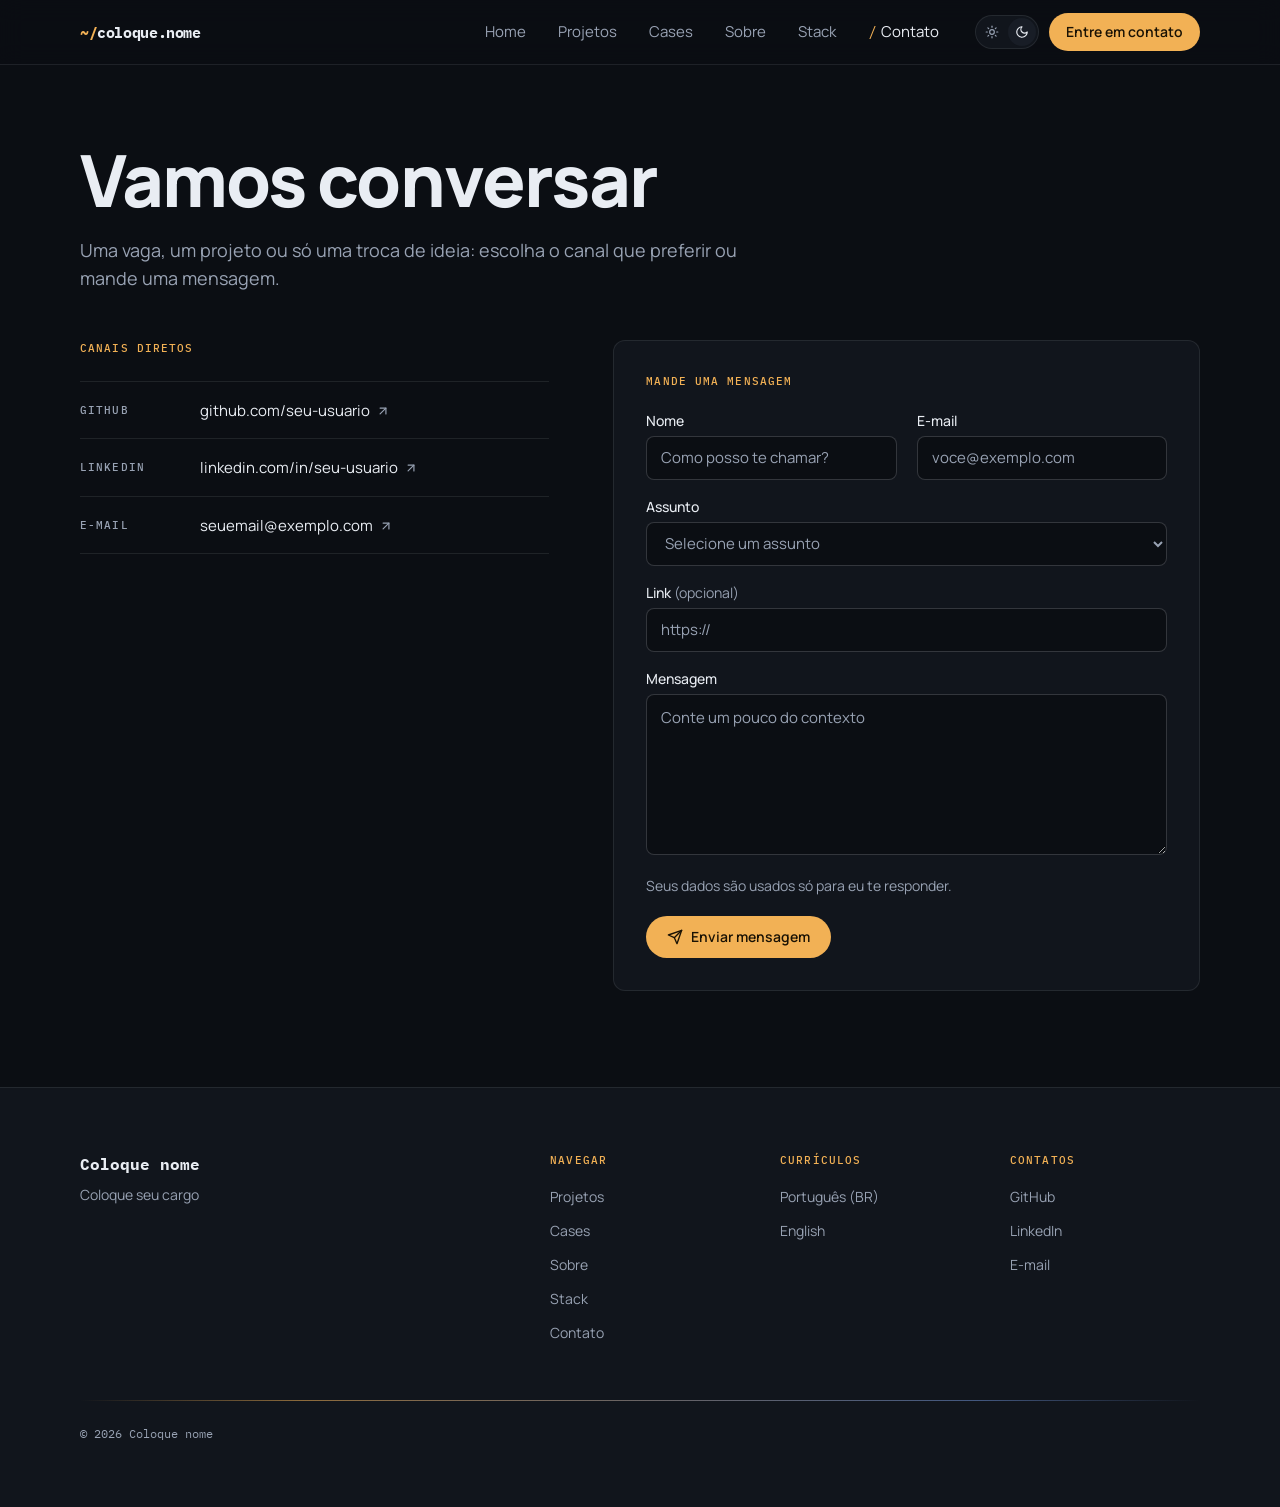
<file: contato.html>
<!DOCTYPE html>
<html lang="pt-BR">
<head>
  <meta charset="UTF-8">
  <meta name="viewport" content="width=device-width, initial-scale=1">
  <title>Contato · Coloque nome</title>
  <meta name="description" content="Uma vaga, um projeto ou só uma troca de ideia: escolha o canal que preferir ou mande uma mensagem.">
  <meta property="og:title" content="Contato · Coloque nome">
  <meta property="og:description" content="Uma vaga, um projeto ou só uma troca de ideia: escolha o canal que preferir ou mande uma mensagem.">
  <meta property="og:type" content="website">
  <meta property="og:locale" content="pt_BR">
  <link rel="icon" href="assets/favicon.svg" type="image/svg+xml">

  <link rel="preconnect" href="https://fonts.googleapis.com">
  <link rel="preconnect" href="https://fonts.gstatic.com" crossorigin>
  <link rel="stylesheet" href="https://fonts.googleapis.com/css2?family=IBM+Plex+Mono:wght@400;500;600;700&family=Manrope:wght@400..800&display=swap">

  <link rel="stylesheet" href="css/tokens.css">
  <link rel="stylesheet" href="css/base.css">
  <link rel="stylesheet" href="css/componentes.css">
  <link rel="stylesheet" href="css/layout.css">
  <link rel="stylesheet" href="css/contato.css">

  <!-- Aplica o tema antes de desenhar a página. -->
  <script src="js/tema.js"></script>
</head>
<body>
  <a class="pular" href="#conteudo">Pular para o conteúdo</a>

  <header class="cabecalho">
    <div class="container cabecalho__barra">
      <a class="logo" href="index.html" aria-label="Ir para a página inicial"><span aria-hidden="true">~/</span>coloque.nome</a>

      <div class="cabecalho__lado">
        <nav class="nav" aria-label="Navegação principal">
          <ul>
            <li><a href="index.html">Home</a></li>
            <li><a href="projetos.html">Projetos</a></li>
            <li><a href="cases.html">Cases</a></li>
            <li><a href="sobre.html">Sobre</a></li>
            <li><a href="stack.html">Stack</a></li>
            <li><a href="contato.html" aria-current="page"><span class="nav__marca" aria-hidden="true">/</span>Contato</a></li>
          </ul>
        </nav>

        <div class="cabecalho__acoes">
          <div class="tema" role="group" aria-label="Tema">
            <button class="tema__botao" type="button" data-definir-tema="claro" aria-label="Usar tema claro" title="Usar tema claro">
              <svg class="icone" viewBox="0 0 24 24" aria-hidden="true"><circle cx="12" cy="12" r="4"/><path d="M12 2v2"/><path d="M12 20v2"/><path d="m4.93 4.93 1.41 1.41"/><path d="m17.66 17.66 1.41 1.41"/><path d="M2 12h2"/><path d="M20 12h2"/><path d="m6.34 17.66-1.41 1.41"/><path d="m19.07 4.93-1.41 1.41"/></svg>
            </button>
            <button class="tema__botao" type="button" data-definir-tema="escuro" aria-label="Usar tema escuro" title="Usar tema escuro">
              <svg class="icone" viewBox="0 0 24 24" aria-hidden="true"><path d="M12 3a6 6 0 0 0 9 9 9 9 0 1 1-9-9Z"/></svg>
            </button>
          </div>
          <a class="botao botao--primario cabecalho__cta" href="contato.html">Entre em contato</a>
          <button class="menu-botao" type="button" aria-expanded="false" aria-controls="menu-mobile" aria-label="Abrir menu">
            <svg class="icone icone--abrir" viewBox="0 0 24 24" aria-hidden="true"><path d="M4 6h16"/><path d="M4 12h16"/><path d="M4 18h16"/></svg>
            <svg class="icone icone--fechar" viewBox="0 0 24 24" aria-hidden="true"><path d="M18 6 6 18"/><path d="m6 6 12 12"/></svg>
          </button>
        </div>
      </div>
    </div>

    <nav class="menu-mobile" id="menu-mobile" aria-label="Navegação principal" hidden>
      <ul class="container">
        <li><a class="menu-mobile__link" href="index.html"><span class="nav__marca" aria-hidden="true">/</span>Home</a></li>
        <li><a class="menu-mobile__link" href="projetos.html"><span class="nav__marca" aria-hidden="true">/</span>Projetos</a></li>
        <li><a class="menu-mobile__link" href="cases.html"><span class="nav__marca" aria-hidden="true">/</span>Cases</a></li>
        <li><a class="menu-mobile__link" href="sobre.html"><span class="nav__marca" aria-hidden="true">/</span>Sobre</a></li>
        <li><a class="menu-mobile__link" href="stack.html"><span class="nav__marca" aria-hidden="true">/</span>Stack</a></li>
        <li><a class="menu-mobile__link" href="contato.html" aria-current="page"><span class="nav__marca" aria-hidden="true">/</span>Contato</a></li>
        <li class="menu-mobile__cta"><a class="botao botao--primario" href="contato.html">Entre em contato</a></li>
      </ul>
    </nav>
  </header>

  <main id="conteudo">
    <header class="container pagina__cabecalho">
      <h1 class="pagina__titulo">Vamos conversar</h1>
      <p class="pagina__subtitulo">Uma vaga, um projeto ou só uma troca de ideia: escolha o canal que preferir ou mande uma mensagem.</p>
    </header>

    <div class="container contato">
      <section aria-labelledby="canais">
        <h2 class="rotulo" id="canais">Canais diretos</h2>
        <dl class="canais">
          <div>
            <dt class="rotulo">GitHub</dt>
            <dd>
              <a href="https://github.com/seu-usuario" target="_blank" rel="noopener noreferrer"><span>github.com/seu-usuario</span><svg class="icone" viewBox="0 0 24 24" aria-hidden="true"><path d="M7 7h10v10"/><path d="M7 17 17 7"/></svg><span class="so-leitor"> (abre em nova aba)</span></a>
            </dd>
          </div>
          <div>
            <dt class="rotulo">LinkedIn</dt>
            <dd>
              <a href="https://www.linkedin.com/in/seu-usuario" target="_blank" rel="noopener noreferrer"><span>linkedin.com/in/seu-usuario</span><svg class="icone" viewBox="0 0 24 24" aria-hidden="true"><path d="M7 7h10v10"/><path d="M7 17 17 7"/></svg><span class="so-leitor"> (abre em nova aba)</span></a>
            </dd>
          </div>
          <div>
            <dt class="rotulo">E-mail</dt>
            <dd>
              <a href="mailto:seuemail@exemplo.com"><span>seuemail@exemplo.com</span><svg class="icone" viewBox="0 0 24 24" aria-hidden="true"><path d="M7 7h10v10"/><path d="M7 17 17 7"/></svg></a>
            </dd>
          </div>
        </dl>
      </section>

      <section class="contato__formulario" aria-labelledby="formulario">
        <h2 class="rotulo" id="formulario">Mande uma mensagem</h2>

        <!-- Sem JavaScript, o envio cai no aplicativo de e-mail pelo próprio action. -->
        <form class="formulario" action="mailto:seuemail@exemplo.com" method="post" enctype="text/plain" data-destino="seuemail@exemplo.com" novalidate>
          <div class="formulario__linha">
            <div class="campo">
              <label for="nome">Nome</label>
              <input id="nome" name="nome" type="text" autocomplete="name" placeholder="Como posso te chamar?" required>
              <p class="campo__erro" id="nome-erro" role="alert" hidden></p>
            </div>
            <div class="campo">
              <label for="email">E-mail</label>
              <input id="email" name="email" type="email" autocomplete="email" placeholder="voce@exemplo.com" required>
              <p class="campo__erro" id="email-erro" role="alert" hidden></p>
            </div>
          </div>

          <div class="campo">
            <label for="assunto">Assunto</label>
            <select id="assunto" name="assunto" required>
              <option value="" selected disabled>Selecione um assunto</option>
              <option value="vaga">Oportunidade de trabalho</option>
              <option value="projeto">Projeto ou freelance</option>
              <option value="duvida">Dúvida sobre um projeto ou case</option>
              <option value="outro">Outro assunto</option>
            </select>
            <p class="campo__erro" id="assunto-erro" role="alert" hidden></p>
          </div>

          <div class="campo">
            <label for="link">Link <span>(opcional)</span></label>
            <input id="link" name="link" type="url" inputmode="url" placeholder="https://">
            <p class="campo__erro" id="link-erro" role="alert" hidden></p>
          </div>

          <div class="campo">
            <label for="mensagem">Mensagem</label>
            <textarea id="mensagem" name="mensagem" rows="6" placeholder="Conte um pouco do contexto" required></textarea>
            <p class="campo__erro" id="mensagem-erro" role="alert" hidden></p>
          </div>

          <!-- Honeypot: pessoas não veem este campo, só robôs o preenchem. -->
          <div class="formulario__armadilha" aria-hidden="true">
            <label>Site <input type="text" name="site" tabindex="-1" autocomplete="off"></label>
          </div>

          <p class="formulario__privacidade">Seus dados são usados só para eu te responder.</p>

          <div class="formulario__rodape">
            <button class="botao botao--primario" type="submit"><svg class="icone" viewBox="0 0 24 24" aria-hidden="true"><path d="m22 2-7 20-4-9-9-4Z"/><path d="M22 2 11 13"/></svg> Enviar mensagem</button>
            <p class="formulario__resultado" aria-live="polite"></p>
          </div>
        </form>
      </section>
    </div>
  </main>

  <footer class="rodape">
    <div class="container rodape__conteudo">
      <div class="rodape__grade">
        <div>
          <p class="rodape__nome">Coloque nome</p>
          <p class="rodape__cargo">Coloque seu cargo</p>
        </div>

        <div class="rodape__colunas">
          <div>
            <h2 class="rotulo">Navegar</h2>
            <ul>
              <li><a href="projetos.html">Projetos</a></li>
              <li><a href="cases.html">Cases</a></li>
              <li><a href="sobre.html">Sobre</a></li>
              <li><a href="stack.html">Stack</a></li>
              <li><a href="contato.html">Contato</a></li>
            </ul>
          </div>

          <div>
            <h2 class="rotulo">Currículos</h2>
            <ul>
              <li><a href="assets/curriculos/curriculo-pt-br.pdf" target="_blank" rel="noopener noreferrer">Português (BR)<span class="so-leitor"> (abre em nova aba)</span></a></li>
              <li><a href="assets/curriculos/resume-en.pdf" target="_blank" rel="noopener noreferrer" lang="en">English<span class="so-leitor" lang="pt-BR"> (abre em nova aba)</span></a></li>
            </ul>
          </div>

          <div>
            <h2 class="rotulo">Contatos</h2>
            <ul>
              <li><a href="https://github.com/seu-usuario" target="_blank" rel="noopener noreferrer">GitHub<span class="so-leitor"> (abre em nova aba)</span></a></li>
              <li><a href="https://www.linkedin.com/in/seu-usuario" target="_blank" rel="noopener noreferrer">LinkedIn<span class="so-leitor"> (abre em nova aba)</span></a></li>
              <li><a href="mailto:seuemail@exemplo.com">E-mail</a></li>
            </ul>
          </div>
        </div>
      </div>

      <div class="divisor"></div>
      <p class="rodape__direitos">© <span id="ano">2026</span> Coloque nome</p>
    </div>
  </footer>

  <script src="js/menu.js" defer></script>
  <script src="js/rodape.js" defer></script>
  <script src="js/revelar.js" defer></script>
  <script src="js/contato.js" defer></script>
</body>
</html>
</file>
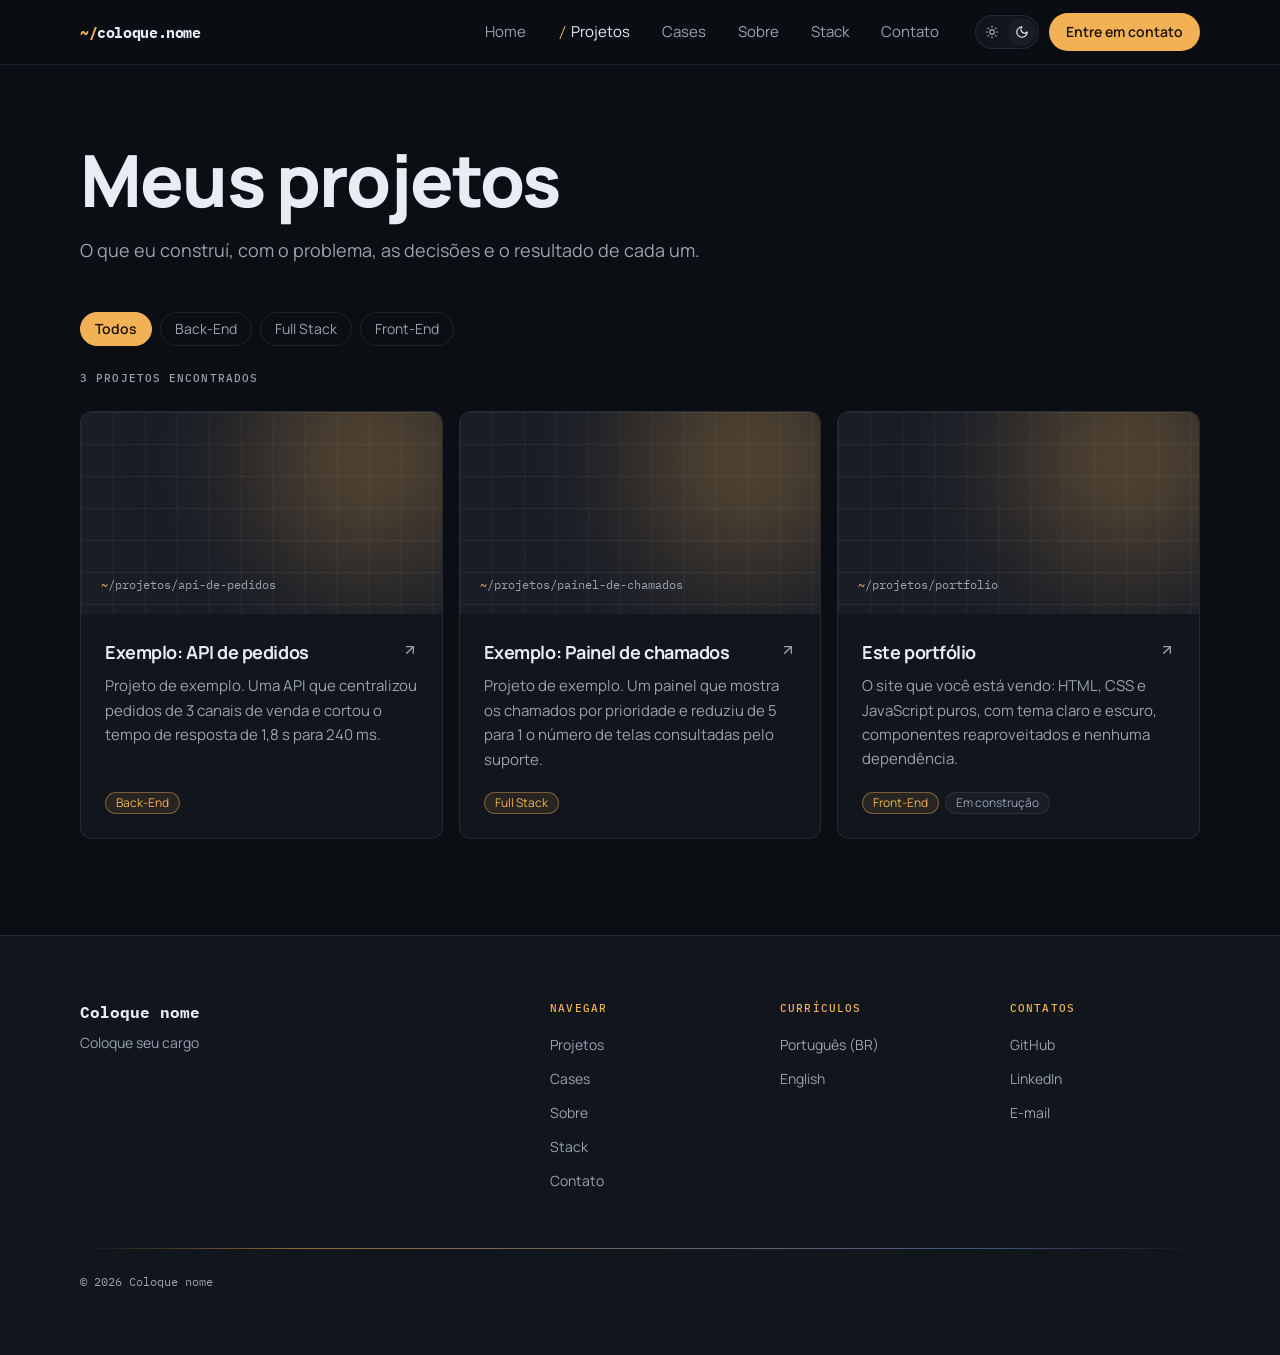
<file: projetos.html>
<!DOCTYPE html>
<html lang="pt-BR">
<head>
  <meta charset="UTF-8">
  <meta name="viewport" content="width=device-width, initial-scale=1">
  <title>Projetos · Coloque nome</title>
  <meta name="description" content="O que eu construí, com o problema, as decisões e o resultado de cada um.">
  <meta property="og:title" content="Projetos · Coloque nome">
  <meta property="og:description" content="O que eu construí, com o problema, as decisões e o resultado de cada um.">
  <meta property="og:type" content="website">
  <meta property="og:locale" content="pt_BR">
  <link rel="icon" href="assets/favicon.svg" type="image/svg+xml">

  <link rel="preconnect" href="https://fonts.googleapis.com">
  <link rel="preconnect" href="https://fonts.gstatic.com" crossorigin>
  <link rel="stylesheet" href="https://fonts.googleapis.com/css2?family=IBM+Plex+Mono:wght@400;500;600;700&family=Manrope:wght@400..800&display=swap">

  <link rel="stylesheet" href="css/tokens.css">
  <link rel="stylesheet" href="css/base.css">
  <link rel="stylesheet" href="css/componentes.css">
  <link rel="stylesheet" href="css/layout.css">
  <link rel="stylesheet" href="css/listagem.css">

  <!-- Aplica o tema antes de desenhar a página. -->
  <script src="js/tema.js"></script>
</head>
<body>
  <a class="pular" href="#conteudo">Pular para o conteúdo</a>

  <header class="cabecalho">
    <div class="container cabecalho__barra">
      <a class="logo" href="index.html" aria-label="Ir para a página inicial"><span aria-hidden="true">~/</span>coloque.nome</a>

      <div class="cabecalho__lado">
        <nav class="nav" aria-label="Navegação principal">
          <ul>
            <li><a href="index.html">Home</a></li>
            <li><a href="projetos.html" aria-current="page"><span class="nav__marca" aria-hidden="true">/</span>Projetos</a></li>
            <li><a href="cases.html">Cases</a></li>
            <li><a href="sobre.html">Sobre</a></li>
            <li><a href="stack.html">Stack</a></li>
            <li><a href="contato.html">Contato</a></li>
          </ul>
        </nav>

        <div class="cabecalho__acoes">
          <div class="tema" role="group" aria-label="Tema">
            <button class="tema__botao" type="button" data-definir-tema="claro" aria-label="Usar tema claro" title="Usar tema claro">
              <svg class="icone" viewBox="0 0 24 24" aria-hidden="true"><circle cx="12" cy="12" r="4"/><path d="M12 2v2"/><path d="M12 20v2"/><path d="m4.93 4.93 1.41 1.41"/><path d="m17.66 17.66 1.41 1.41"/><path d="M2 12h2"/><path d="M20 12h2"/><path d="m6.34 17.66-1.41 1.41"/><path d="m19.07 4.93-1.41 1.41"/></svg>
            </button>
            <button class="tema__botao" type="button" data-definir-tema="escuro" aria-label="Usar tema escuro" title="Usar tema escuro">
              <svg class="icone" viewBox="0 0 24 24" aria-hidden="true"><path d="M12 3a6 6 0 0 0 9 9 9 9 0 1 1-9-9Z"/></svg>
            </button>
          </div>
          <a class="botao botao--primario cabecalho__cta" href="contato.html">Entre em contato</a>
          <button class="menu-botao" type="button" aria-expanded="false" aria-controls="menu-mobile" aria-label="Abrir menu">
            <svg class="icone icone--abrir" viewBox="0 0 24 24" aria-hidden="true"><path d="M4 6h16"/><path d="M4 12h16"/><path d="M4 18h16"/></svg>
            <svg class="icone icone--fechar" viewBox="0 0 24 24" aria-hidden="true"><path d="M18 6 6 18"/><path d="m6 6 12 12"/></svg>
          </button>
        </div>
      </div>
    </div>

    <nav class="menu-mobile" id="menu-mobile" aria-label="Navegação principal" hidden>
      <ul class="container">
        <li><a class="menu-mobile__link" href="index.html"><span class="nav__marca" aria-hidden="true">/</span>Home</a></li>
        <li><a class="menu-mobile__link" href="projetos.html" aria-current="page"><span class="nav__marca" aria-hidden="true">/</span>Projetos</a></li>
        <li><a class="menu-mobile__link" href="cases.html"><span class="nav__marca" aria-hidden="true">/</span>Cases</a></li>
        <li><a class="menu-mobile__link" href="sobre.html"><span class="nav__marca" aria-hidden="true">/</span>Sobre</a></li>
        <li><a class="menu-mobile__link" href="stack.html"><span class="nav__marca" aria-hidden="true">/</span>Stack</a></li>
        <li><a class="menu-mobile__link" href="contato.html"><span class="nav__marca" aria-hidden="true">/</span>Contato</a></li>
        <li class="menu-mobile__cta"><a class="botao botao--primario" href="contato.html">Entre em contato</a></li>
      </ul>
    </nav>
  </header>

  <main id="conteudo">
    <div data-tom="projeto">
      <header class="container pagina__cabecalho">
        <h1 class="pagina__titulo">Meus projetos</h1>
        <p class="pagina__subtitulo">O que eu construí, com o problema, as decisões e o resultado de cada um.</p>
      </header>

      <div class="container listagem" data-listagem>
        <div class="filtros" role="group" aria-label="Filtrar por categoria">
          <button class="filtros__botao" type="button" data-filtro="" aria-pressed="true">Todos</button>
          <button class="filtros__botao" type="button" data-filtro="Back-End" aria-pressed="false">Back-End</button>
          <button class="filtros__botao" type="button" data-filtro="Full Stack" aria-pressed="false">Full Stack</button>
          <button class="filtros__botao" type="button" data-filtro="Front-End" aria-pressed="false">Front-End</button>
        </div>

        <p class="rotulo listagem__contador" aria-live="polite" data-singular="# projeto encontrado" data-plural="# projetos encontrados" data-vazio="Nenhum projeto encontrado">3 projetos encontrados</p>

        <ul class="listagem__grade">
          <li data-categorias="Back-End">
            <article class="card">
              <div class="capa" aria-hidden="true">
                <div class="malha"></div>
                <p class="capa__caminho"><span>~</span>/projetos/api-de-pedidos</p>
              </div>
              <div class="card__corpo">
                <div class="card__topo">
                  <h2 class="card__titulo"><a href="projetos/api-de-pedidos.html">Exemplo: API de pedidos</a></h2>
                  <svg class="icone" viewBox="0 0 24 24" aria-hidden="true"><path d="M7 7h10v10"/><path d="M7 17 17 7"/></svg>
                </div>
                <p class="card__resumo">Projeto de exemplo. Uma API que centralizou pedidos de 3 canais de venda e cortou o tempo de resposta de 1,8 s para 240 ms.</p>
                <ul class="tags">
                  <li class="tag tag--tom">Back-End</li>
                </ul>
              </div>
            </article>
          </li>
          <li data-categorias="Full Stack">
            <article class="card">
              <div class="capa" aria-hidden="true">
                <div class="malha"></div>
                <p class="capa__caminho"><span>~</span>/projetos/painel-de-chamados</p>
              </div>
              <div class="card__corpo">
                <div class="card__topo">
                  <h2 class="card__titulo"><a href="projetos/painel-de-chamados.html">Exemplo: Painel de chamados</a></h2>
                  <svg class="icone" viewBox="0 0 24 24" aria-hidden="true"><path d="M7 7h10v10"/><path d="M7 17 17 7"/></svg>
                </div>
                <p class="card__resumo">Projeto de exemplo. Um painel que mostra os chamados por prioridade e reduziu de 5 para 1 o número de telas consultadas pelo suporte.</p>
                <ul class="tags">
                  <li class="tag tag--tom">Full Stack</li>
                </ul>
              </div>
            </article>
          </li>
          <li data-categorias="Front-End">
            <article class="card">
              <div class="capa" aria-hidden="true">
                <div class="malha"></div>
                <p class="capa__caminho"><span>~</span>/projetos/portfolio</p>
              </div>
              <div class="card__corpo">
                <div class="card__topo">
                  <h2 class="card__titulo"><a href="projetos/portfolio.html">Este portfólio</a></h2>
                  <svg class="icone" viewBox="0 0 24 24" aria-hidden="true"><path d="M7 7h10v10"/><path d="M7 17 17 7"/></svg>
                </div>
                <p class="card__resumo">O site que você está vendo: HTML, CSS e JavaScript puros, com tema claro e escuro, componentes reaproveitados e nenhuma dependência.</p>
                <ul class="tags">
                  <li class="tag tag--tom">Front-End</li>
                  <li class="tag">Em construção</li>
                </ul>
              </div>
            </article>
          </li>
        </ul>
      </div>
    </div>
  </main>

  <footer class="rodape">
    <div class="container rodape__conteudo">
      <div class="rodape__grade">
        <div>
          <p class="rodape__nome">Coloque nome</p>
          <p class="rodape__cargo">Coloque seu cargo</p>
        </div>

        <div class="rodape__colunas">
          <div>
            <h2 class="rotulo">Navegar</h2>
            <ul>
              <li><a href="projetos.html">Projetos</a></li>
              <li><a href="cases.html">Cases</a></li>
              <li><a href="sobre.html">Sobre</a></li>
              <li><a href="stack.html">Stack</a></li>
              <li><a href="contato.html">Contato</a></li>
            </ul>
          </div>

          <div>
            <h2 class="rotulo">Currículos</h2>
            <ul>
              <li><a href="assets/curriculos/curriculo-pt-br.pdf" target="_blank" rel="noopener noreferrer">Português (BR)<span class="so-leitor"> (abre em nova aba)</span></a></li>
              <li><a href="assets/curriculos/resume-en.pdf" target="_blank" rel="noopener noreferrer" lang="en">English<span class="so-leitor" lang="pt-BR"> (abre em nova aba)</span></a></li>
            </ul>
          </div>

          <div>
            <h2 class="rotulo">Contatos</h2>
            <ul>
              <li><a href="https://github.com/seu-usuario" target="_blank" rel="noopener noreferrer">GitHub<span class="so-leitor"> (abre em nova aba)</span></a></li>
              <li><a href="https://www.linkedin.com/in/seu-usuario" target="_blank" rel="noopener noreferrer">LinkedIn<span class="so-leitor"> (abre em nova aba)</span></a></li>
              <li><a href="mailto:seuemail@exemplo.com">E-mail</a></li>
            </ul>
          </div>
        </div>
      </div>

      <div class="divisor"></div>
      <p class="rodape__direitos">© <span id="ano">2026</span> Coloque nome</p>
    </div>
  </footer>

  <script src="js/menu.js" defer></script>
  <script src="js/rodape.js" defer></script>
  <script src="js/revelar.js" defer></script>
  <script src="js/listagem.js" defer></script>
</body>
</html>
</file>
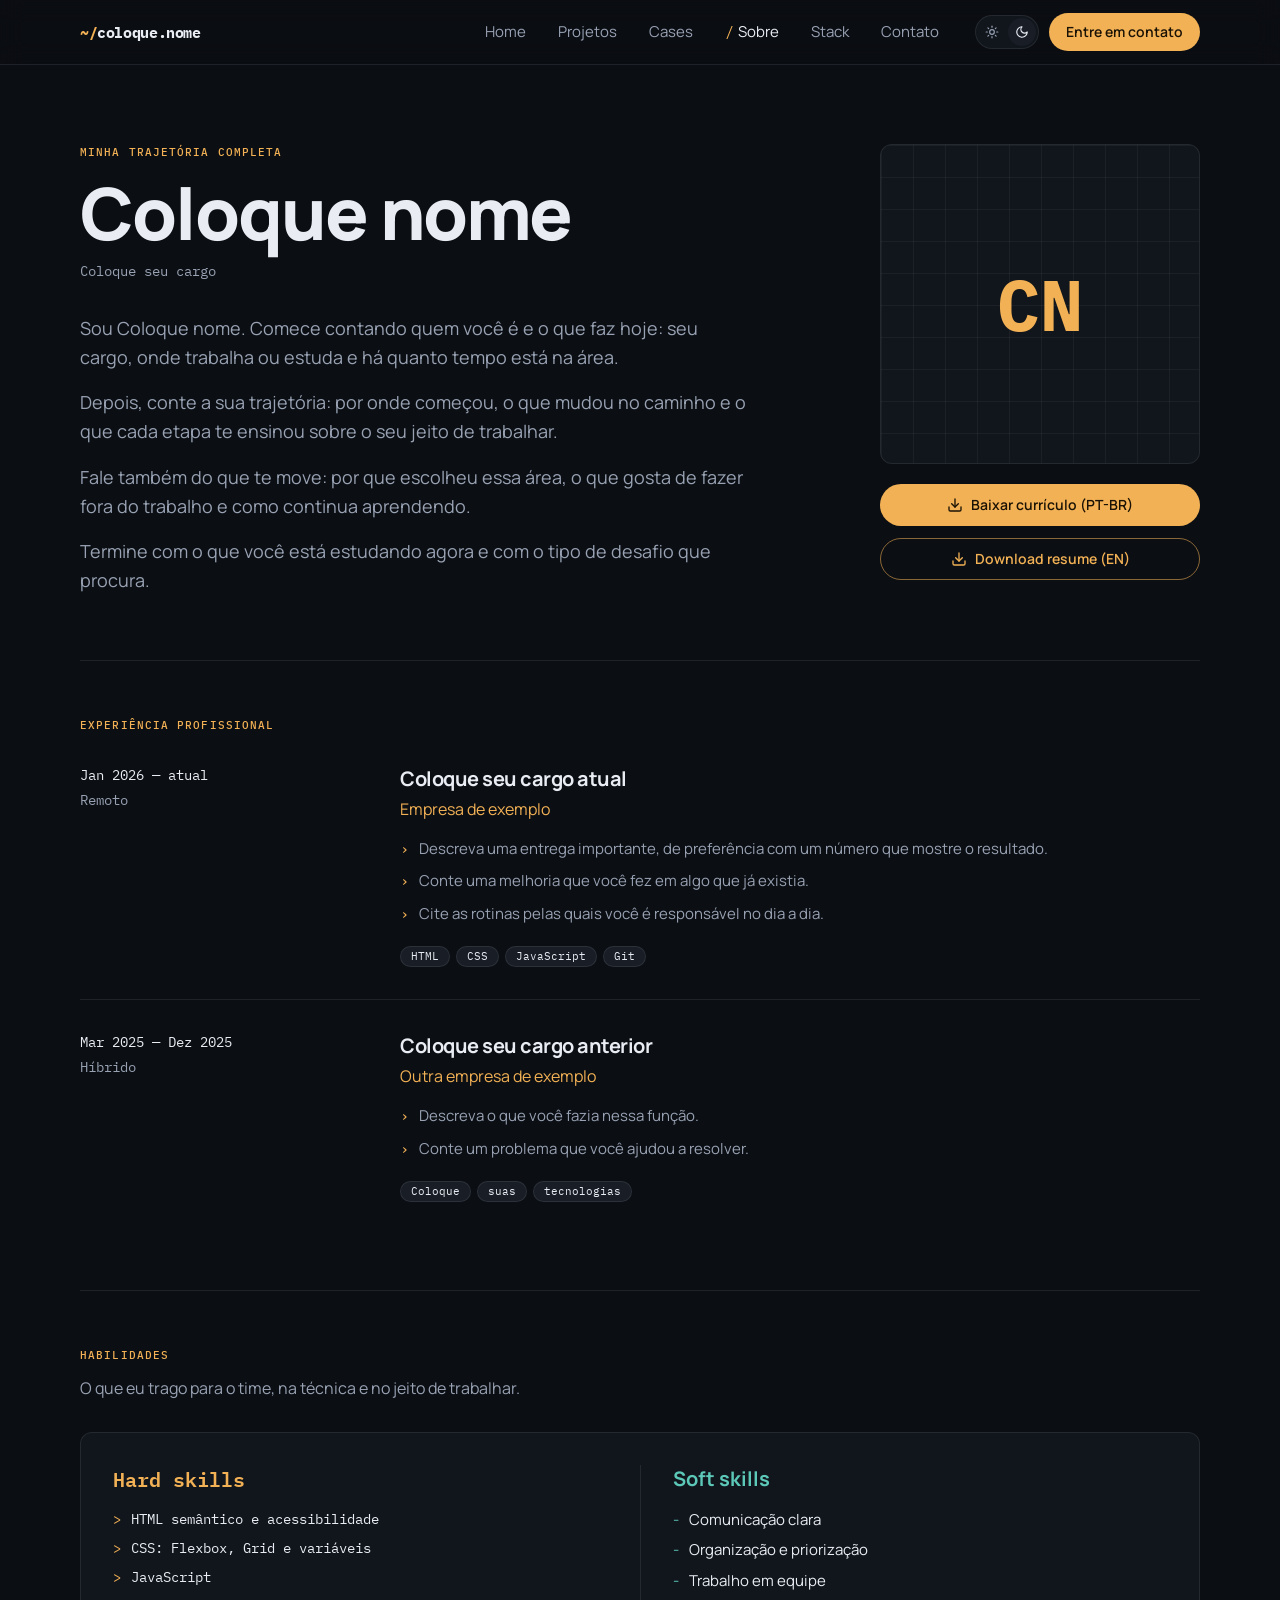
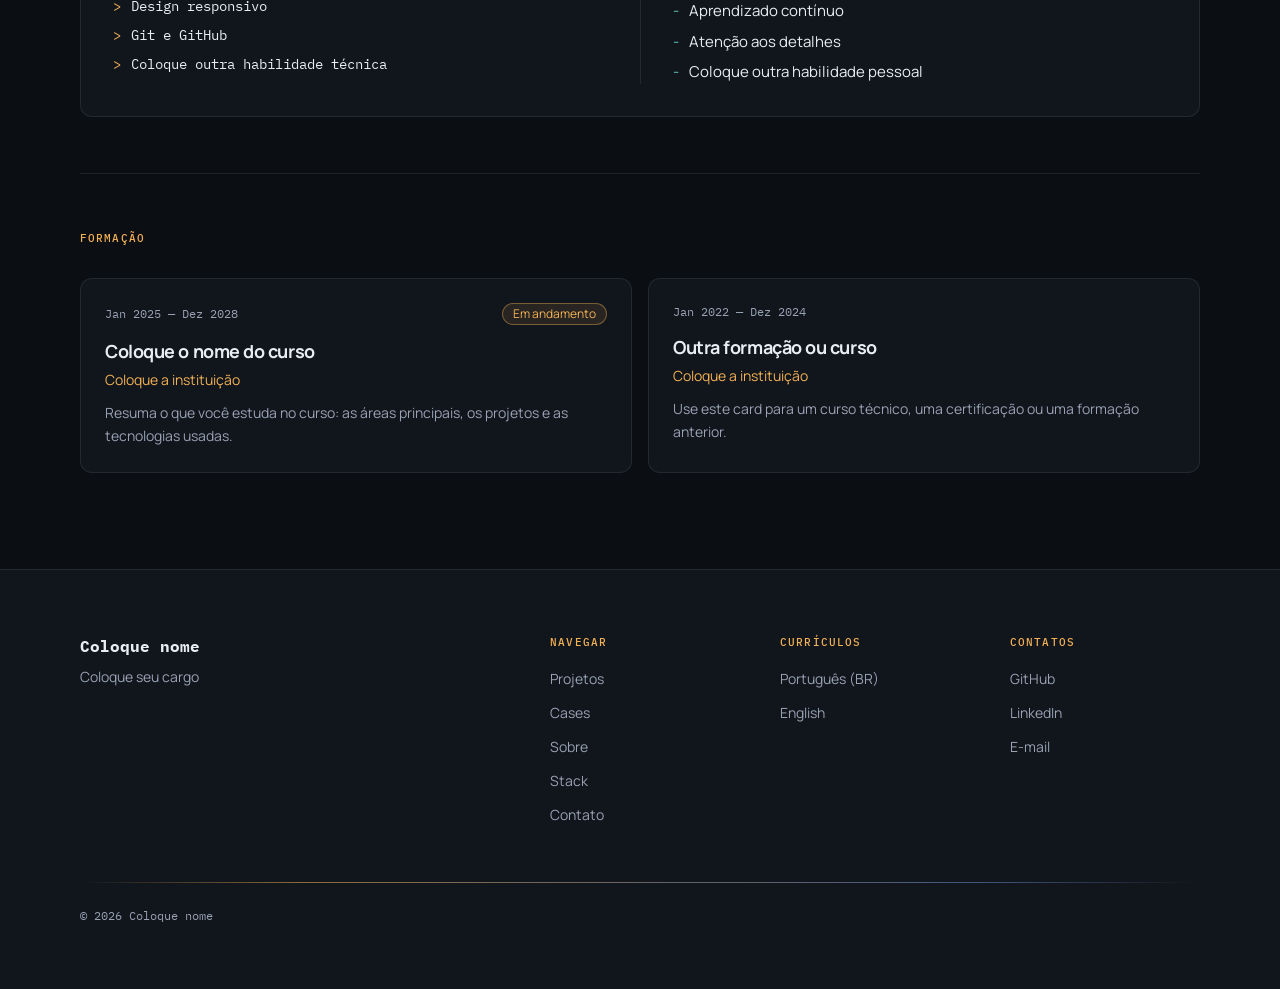
<file: sobre.html>
<!DOCTYPE html>
<html lang="pt-BR">
<head>
  <meta charset="UTF-8">
  <meta name="viewport" content="width=device-width, initial-scale=1">
  <title>Sobre · Coloque nome</title>
  <meta name="description" content="Minha trajetória completa: experiência profissional, habilidades e formação.">
  <meta property="og:title" content="Sobre · Coloque nome">
  <meta property="og:description" content="Minha trajetória completa: experiência profissional, habilidades e formação.">
  <meta property="og:type" content="website">
  <meta property="og:locale" content="pt_BR">
  <link rel="icon" href="assets/favicon.svg" type="image/svg+xml">

  <link rel="preconnect" href="https://fonts.googleapis.com">
  <link rel="preconnect" href="https://fonts.gstatic.com" crossorigin>
  <link rel="stylesheet" href="https://fonts.googleapis.com/css2?family=IBM+Plex+Mono:wght@400;500;600;700&family=Manrope:wght@400..800&display=swap">

  <link rel="stylesheet" href="css/tokens.css">
  <link rel="stylesheet" href="css/base.css">
  <link rel="stylesheet" href="css/componentes.css">
  <link rel="stylesheet" href="css/layout.css">
  <link rel="stylesheet" href="css/sobre.css">

  <!-- Aplica o tema antes de desenhar a página. -->
  <script src="js/tema.js"></script>
</head>
<body>
  <a class="pular" href="#conteudo">Pular para o conteúdo</a>

  <header class="cabecalho">
    <div class="container cabecalho__barra">
      <a class="logo" href="index.html" aria-label="Ir para a página inicial"><span aria-hidden="true">~/</span>coloque.nome</a>

      <div class="cabecalho__lado">
        <nav class="nav" aria-label="Navegação principal">
          <ul>
            <li><a href="index.html">Home</a></li>
            <li><a href="projetos.html">Projetos</a></li>
            <li><a href="cases.html">Cases</a></li>
            <li><a href="sobre.html" aria-current="page"><span class="nav__marca" aria-hidden="true">/</span>Sobre</a></li>
            <li><a href="stack.html">Stack</a></li>
            <li><a href="contato.html">Contato</a></li>
          </ul>
        </nav>

        <div class="cabecalho__acoes">
          <div class="tema" role="group" aria-label="Tema">
            <button class="tema__botao" type="button" data-definir-tema="claro" aria-label="Usar tema claro" title="Usar tema claro">
              <svg class="icone" viewBox="0 0 24 24" aria-hidden="true"><circle cx="12" cy="12" r="4"/><path d="M12 2v2"/><path d="M12 20v2"/><path d="m4.93 4.93 1.41 1.41"/><path d="m17.66 17.66 1.41 1.41"/><path d="M2 12h2"/><path d="M20 12h2"/><path d="m6.34 17.66-1.41 1.41"/><path d="m19.07 4.93-1.41 1.41"/></svg>
            </button>
            <button class="tema__botao" type="button" data-definir-tema="escuro" aria-label="Usar tema escuro" title="Usar tema escuro">
              <svg class="icone" viewBox="0 0 24 24" aria-hidden="true"><path d="M12 3a6 6 0 0 0 9 9 9 9 0 1 1-9-9Z"/></svg>
            </button>
          </div>
          <a class="botao botao--primario cabecalho__cta" href="contato.html">Entre em contato</a>
          <button class="menu-botao" type="button" aria-expanded="false" aria-controls="menu-mobile" aria-label="Abrir menu">
            <svg class="icone icone--abrir" viewBox="0 0 24 24" aria-hidden="true"><path d="M4 6h16"/><path d="M4 12h16"/><path d="M4 18h16"/></svg>
            <svg class="icone icone--fechar" viewBox="0 0 24 24" aria-hidden="true"><path d="M18 6 6 18"/><path d="m6 6 12 12"/></svg>
          </button>
        </div>
      </div>
    </div>

    <nav class="menu-mobile" id="menu-mobile" aria-label="Navegação principal" hidden>
      <ul class="container">
        <li><a class="menu-mobile__link" href="index.html"><span class="nav__marca" aria-hidden="true">/</span>Home</a></li>
        <li><a class="menu-mobile__link" href="projetos.html"><span class="nav__marca" aria-hidden="true">/</span>Projetos</a></li>
        <li><a class="menu-mobile__link" href="cases.html"><span class="nav__marca" aria-hidden="true">/</span>Cases</a></li>
        <li><a class="menu-mobile__link" href="sobre.html" aria-current="page"><span class="nav__marca" aria-hidden="true">/</span>Sobre</a></li>
        <li><a class="menu-mobile__link" href="stack.html"><span class="nav__marca" aria-hidden="true">/</span>Stack</a></li>
        <li><a class="menu-mobile__link" href="contato.html"><span class="nav__marca" aria-hidden="true">/</span>Contato</a></li>
        <li class="menu-mobile__cta"><a class="botao botao--primario" href="contato.html">Entre em contato</a></li>
      </ul>
    </nav>
  </header>

  <main id="conteudo">
    <div class="container sobre">
      <!-- Apresentação e currículo -->
      <header class="sobre__cabecalho">
        <div>
          <p class="rotulo sobre__eyebrow">Minha trajetória completa</p>
          <h1 class="sobre__nome">Coloque nome</h1>
          <p class="sobre__cargo">Coloque seu cargo</p>
          <div class="sobre__texto">
            <p>Sou Coloque nome. Comece contando quem você é e o que faz hoje: seu cargo, onde trabalha ou estuda e há quanto tempo está na área.</p>
            <p>Depois, conte a sua trajetória: por onde começou, o que mudou no caminho e o que cada etapa te ensinou sobre o seu jeito de trabalhar.</p>
            <p>Fale também do que te move: por que escolheu essa área, o que gosta de fazer fora do trabalho e como continua aprendendo.</p>
            <p>Termine com o que você está estudando agora e com o tipo de desafio que procura.</p>
          </div>
        </div>

        <aside class="sobre__lateral">
          <div class="sobre__iniciais" aria-hidden="true">
            <div class="malha"></div>
            <span>CN</span>
          </div>
          <div class="sobre__curriculos">
            <a class="botao botao--primario" href="assets/curriculos/curriculo-pt-br.pdf" target="_blank" rel="noopener noreferrer"><svg class="icone" viewBox="0 0 24 24" aria-hidden="true"><path d="M21 15v4a2 2 0 0 1-2 2H5a2 2 0 0 1-2-2v-4"/><path d="m7 10 5 5 5-5"/><path d="M12 15V3"/></svg> Baixar currículo (PT-BR)<span class="so-leitor"> (abre em nova aba)</span></a>
            <a class="botao botao--secundario" href="assets/curriculos/resume-en.pdf" target="_blank" rel="noopener noreferrer"><svg class="icone" viewBox="0 0 24 24" aria-hidden="true"><path d="M21 15v4a2 2 0 0 1-2 2H5a2 2 0 0 1-2-2v-4"/><path d="m7 10 5 5 5-5"/><path d="M12 15V3"/></svg> <span lang="en">Download resume (EN)</span><span class="so-leitor"> (abre em nova aba)</span></a>
          </div>
        </aside>
      </header>

      <!-- Experiência -->
      <section class="sobre__secao" aria-labelledby="experiencia">
        <h2 class="rotulo" id="experiencia">Experiência profissional</h2>
        <ol class="experiencias">
          <li>
            <div class="experiencia" data-revelar>
              <div class="experiencia__periodo">
                <p>Jan 2026 — atual</p>
                <p>Remoto</p>
              </div>
              <div>
                <h3 class="experiencia__cargo">Coloque seu cargo atual</h3>
                <p class="experiencia__empresa">Empresa de exemplo</p>
                <ul class="experiencia__resultados">
                  <li>Descreva uma entrega importante, de preferência com um número que mostre o resultado.</li>
                  <li>Conte uma melhoria que você fez em algo que já existia.</li>
                  <li>Cite as rotinas pelas quais você é responsável no dia a dia.</li>
                </ul>
                <ul class="tags">
                  <li class="tag tag--mono">HTML</li>
                  <li class="tag tag--mono">CSS</li>
                  <li class="tag tag--mono">JavaScript</li>
                  <li class="tag tag--mono">Git</li>
                </ul>
              </div>
            </div>
          </li>
          <li>
            <div class="experiencia" data-revelar data-atraso="0.05">
              <div class="experiencia__periodo">
                <p>Mar 2025 — Dez 2025</p>
                <p>Híbrido</p>
              </div>
              <div>
                <h3 class="experiencia__cargo">Coloque seu cargo anterior</h3>
                <p class="experiencia__empresa">Outra empresa de exemplo</p>
                <ul class="experiencia__resultados">
                  <li>Descreva o que você fazia nessa função.</li>
                  <li>Conte um problema que você ajudou a resolver.</li>
                </ul>
                <ul class="tags">
                  <li class="tag tag--mono">Coloque</li>
                  <li class="tag tag--mono">suas</li>
                  <li class="tag tag--mono">tecnologias</li>
                </ul>
              </div>
            </div>
          </li>
        </ol>
      </section>

      <!-- Habilidades -->
      <section class="sobre__secao" aria-labelledby="habilidades">
        <h2 class="rotulo" id="habilidades">Habilidades</h2>
        <p class="sobre__descricao">O que eu trago para o time, na técnica e no jeito de trabalhar.</p>
        <div class="skills" data-revelar>
          <div class="skills__grade">
            <div class="skills__coluna--hard">
              <h3 class="skills__titulo">Hard skills</h3>
              <ul class="skills__lista">
                <li>HTML semântico e acessibilidade</li>
                <li>CSS: Flexbox, Grid e variáveis</li>
                <li>JavaScript</li>
                <li>Design responsivo</li>
                <li>Git e GitHub</li>
                <li>Coloque outra habilidade técnica</li>
              </ul>
            </div>
            <div class="skills__coluna--soft">
              <h3 class="skills__titulo">Soft skills</h3>
              <ul class="skills__lista">
                <li>Comunicação clara</li>
                <li>Organização e priorização</li>
                <li>Trabalho em equipe</li>
                <li>Aprendizado contínuo</li>
                <li>Atenção aos detalhes</li>
                <li>Coloque outra habilidade pessoal</li>
              </ul>
            </div>
          </div>
        </div>
      </section>

      <!-- Formação -->
      <section class="sobre__secao" aria-labelledby="formacao">
        <h2 class="rotulo" id="formacao">Formação</h2>
        <ul class="formacoes">
          <li class="formacao">
            <div class="formacao__topo">
              <p class="formacao__periodo">Jan 2025 — Dez 2028</p>
              <p class="tag tag--tom">Em andamento</p>
            </div>
            <h3 class="formacao__curso">Coloque o nome do curso</h3>
            <p class="formacao__instituicao">Coloque a instituição</p>
            <p class="formacao__descricao">Resuma o que você estuda no curso: as áreas principais, os projetos e as tecnologias usadas.</p>
          </li>
          <li class="formacao">
            <div class="formacao__topo">
              <p class="formacao__periodo">Jan 2022 — Dez 2024</p>
            </div>
            <h3 class="formacao__curso">Outra formação ou curso</h3>
            <p class="formacao__instituicao">Coloque a instituição</p>
            <p class="formacao__descricao">Use este card para um curso técnico, uma certificação ou uma formação anterior.</p>
          </li>
        </ul>
      </section>
    </div>
  </main>

  <footer class="rodape">
    <div class="container rodape__conteudo">
      <div class="rodape__grade">
        <div>
          <p class="rodape__nome">Coloque nome</p>
          <p class="rodape__cargo">Coloque seu cargo</p>
        </div>

        <div class="rodape__colunas">
          <div>
            <h2 class="rotulo">Navegar</h2>
            <ul>
              <li><a href="projetos.html">Projetos</a></li>
              <li><a href="cases.html">Cases</a></li>
              <li><a href="sobre.html">Sobre</a></li>
              <li><a href="stack.html">Stack</a></li>
              <li><a href="contato.html">Contato</a></li>
            </ul>
          </div>

          <div>
            <h2 class="rotulo">Currículos</h2>
            <ul>
              <li><a href="assets/curriculos/curriculo-pt-br.pdf" target="_blank" rel="noopener noreferrer">Português (BR)<span class="so-leitor"> (abre em nova aba)</span></a></li>
              <li><a href="assets/curriculos/resume-en.pdf" target="_blank" rel="noopener noreferrer" lang="en">English<span class="so-leitor" lang="pt-BR"> (abre em nova aba)</span></a></li>
            </ul>
          </div>

          <div>
            <h2 class="rotulo">Contatos</h2>
            <ul>
              <li><a href="https://github.com/seu-usuario" target="_blank" rel="noopener noreferrer">GitHub<span class="so-leitor"> (abre em nova aba)</span></a></li>
              <li><a href="https://www.linkedin.com/in/seu-usuario" target="_blank" rel="noopener noreferrer">LinkedIn<span class="so-leitor"> (abre em nova aba)</span></a></li>
              <li><a href="mailto:seuemail@exemplo.com">E-mail</a></li>
            </ul>
          </div>
        </div>
      </div>

      <div class="divisor"></div>
      <p class="rodape__direitos">© <span id="ano">2026</span> Coloque nome</p>
    </div>
  </footer>

  <script src="js/menu.js" defer></script>
  <script src="js/rodape.js" defer></script>
  <script src="js/revelar.js" defer></script>
</body>
</html>
</file>
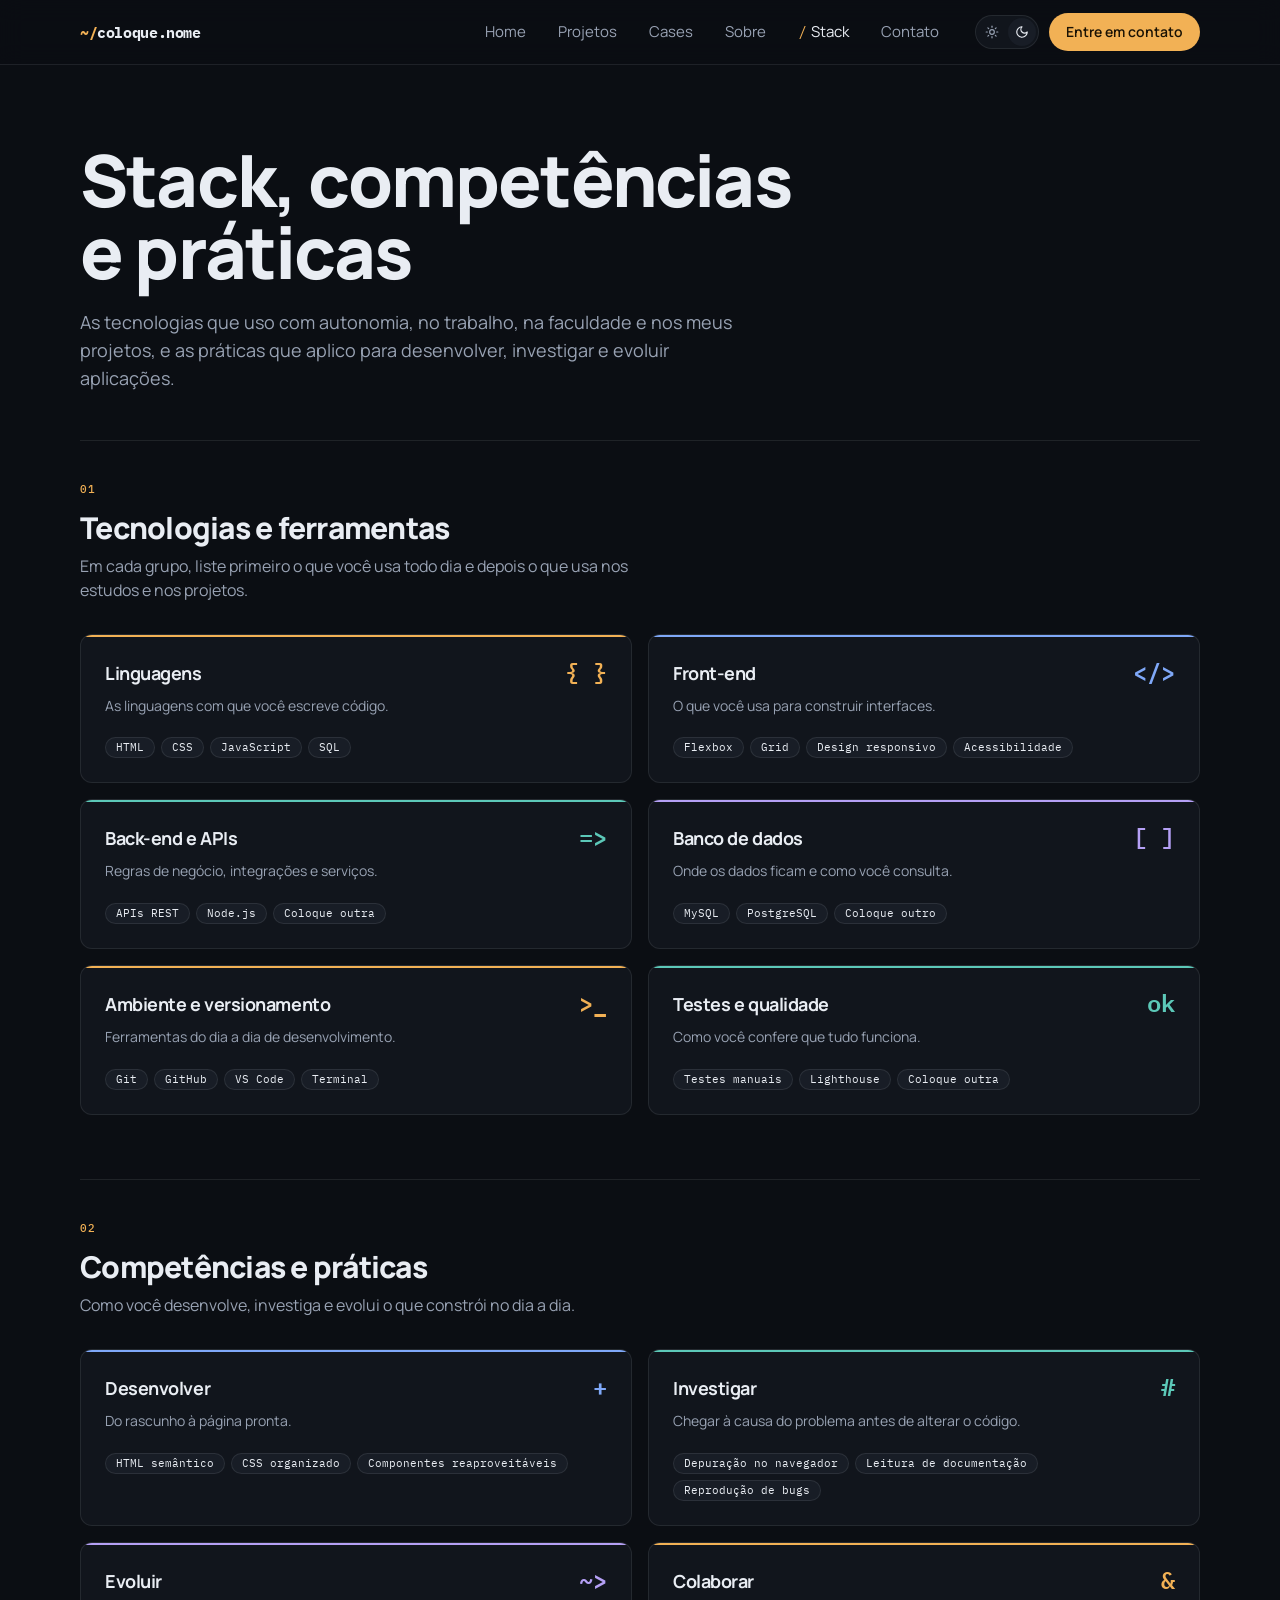
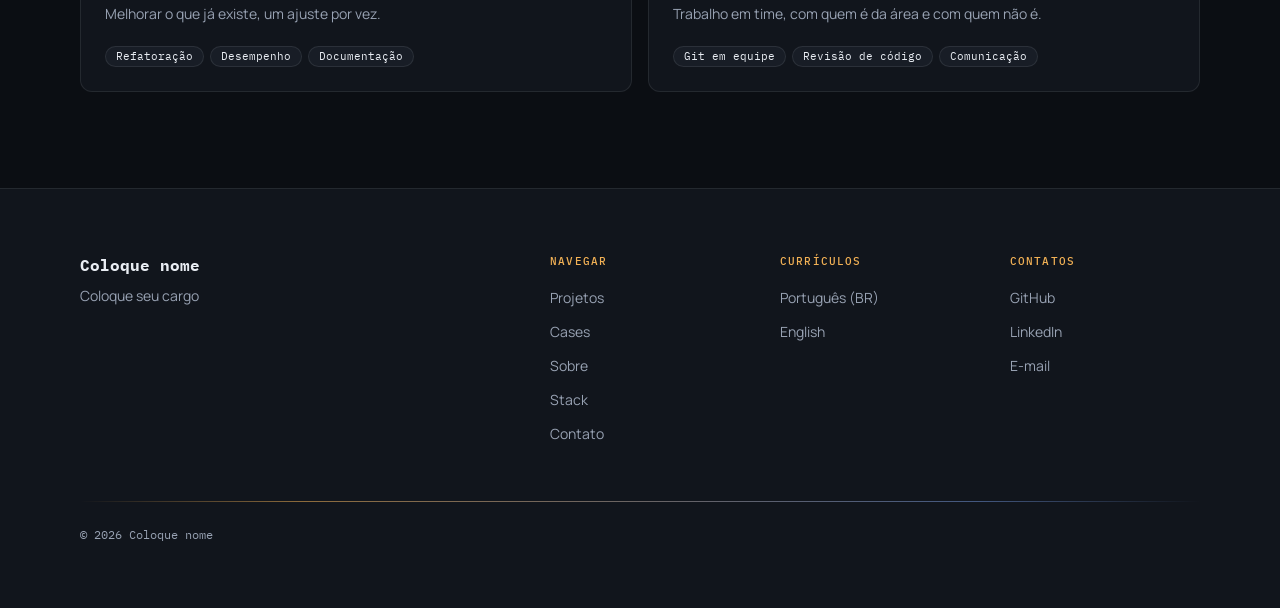
<file: stack.html>
<!DOCTYPE html>
<html lang="pt-BR">
<head>
  <meta charset="UTF-8">
  <meta name="viewport" content="width=device-width, initial-scale=1">
  <title>Stack · Coloque nome</title>
  <meta name="description" content="As tecnologias que uso e as práticas que aplico para desenvolver, investigar e evoluir aplicações.">
  <meta property="og:title" content="Stack · Coloque nome">
  <meta property="og:description" content="As tecnologias que uso e as práticas que aplico para desenvolver, investigar e evoluir aplicações.">
  <meta property="og:type" content="website">
  <meta property="og:locale" content="pt_BR">
  <link rel="icon" href="assets/favicon.svg" type="image/svg+xml">

  <link rel="preconnect" href="https://fonts.googleapis.com">
  <link rel="preconnect" href="https://fonts.gstatic.com" crossorigin>
  <link rel="stylesheet" href="https://fonts.googleapis.com/css2?family=IBM+Plex+Mono:wght@400;500;600;700&family=Manrope:wght@400..800&display=swap">

  <link rel="stylesheet" href="css/tokens.css">
  <link rel="stylesheet" href="css/base.css">
  <link rel="stylesheet" href="css/componentes.css">
  <link rel="stylesheet" href="css/layout.css">
  <link rel="stylesheet" href="css/stack.css">

  <!-- Aplica o tema antes de desenhar a página. -->
  <script src="js/tema.js"></script>
</head>
<body>
  <a class="pular" href="#conteudo">Pular para o conteúdo</a>

  <header class="cabecalho">
    <div class="container cabecalho__barra">
      <a class="logo" href="index.html" aria-label="Ir para a página inicial"><span aria-hidden="true">~/</span>coloque.nome</a>

      <div class="cabecalho__lado">
        <nav class="nav" aria-label="Navegação principal">
          <ul>
            <li><a href="index.html">Home</a></li>
            <li><a href="projetos.html">Projetos</a></li>
            <li><a href="cases.html">Cases</a></li>
            <li><a href="sobre.html">Sobre</a></li>
            <li><a href="stack.html" aria-current="page"><span class="nav__marca" aria-hidden="true">/</span>Stack</a></li>
            <li><a href="contato.html">Contato</a></li>
          </ul>
        </nav>

        <div class="cabecalho__acoes">
          <div class="tema" role="group" aria-label="Tema">
            <button class="tema__botao" type="button" data-definir-tema="claro" aria-label="Usar tema claro" title="Usar tema claro">
              <svg class="icone" viewBox="0 0 24 24" aria-hidden="true"><circle cx="12" cy="12" r="4"/><path d="M12 2v2"/><path d="M12 20v2"/><path d="m4.93 4.93 1.41 1.41"/><path d="m17.66 17.66 1.41 1.41"/><path d="M2 12h2"/><path d="M20 12h2"/><path d="m6.34 17.66-1.41 1.41"/><path d="m19.07 4.93-1.41 1.41"/></svg>
            </button>
            <button class="tema__botao" type="button" data-definir-tema="escuro" aria-label="Usar tema escuro" title="Usar tema escuro">
              <svg class="icone" viewBox="0 0 24 24" aria-hidden="true"><path d="M12 3a6 6 0 0 0 9 9 9 9 0 1 1-9-9Z"/></svg>
            </button>
          </div>
          <a class="botao botao--primario cabecalho__cta" href="contato.html">Entre em contato</a>
          <button class="menu-botao" type="button" aria-expanded="false" aria-controls="menu-mobile" aria-label="Abrir menu">
            <svg class="icone icone--abrir" viewBox="0 0 24 24" aria-hidden="true"><path d="M4 6h16"/><path d="M4 12h16"/><path d="M4 18h16"/></svg>
            <svg class="icone icone--fechar" viewBox="0 0 24 24" aria-hidden="true"><path d="M18 6 6 18"/><path d="m6 6 12 12"/></svg>
          </button>
        </div>
      </div>
    </div>

    <nav class="menu-mobile" id="menu-mobile" aria-label="Navegação principal" hidden>
      <ul class="container">
        <li><a class="menu-mobile__link" href="index.html"><span class="nav__marca" aria-hidden="true">/</span>Home</a></li>
        <li><a class="menu-mobile__link" href="projetos.html"><span class="nav__marca" aria-hidden="true">/</span>Projetos</a></li>
        <li><a class="menu-mobile__link" href="cases.html"><span class="nav__marca" aria-hidden="true">/</span>Cases</a></li>
        <li><a class="menu-mobile__link" href="sobre.html"><span class="nav__marca" aria-hidden="true">/</span>Sobre</a></li>
        <li><a class="menu-mobile__link" href="stack.html" aria-current="page"><span class="nav__marca" aria-hidden="true">/</span>Stack</a></li>
        <li><a class="menu-mobile__link" href="contato.html"><span class="nav__marca" aria-hidden="true">/</span>Contato</a></li>
        <li class="menu-mobile__cta"><a class="botao botao--primario" href="contato.html">Entre em contato</a></li>
      </ul>
    </nav>
  </header>

  <main id="conteudo">
    <header class="container pagina__cabecalho">
      <h1 class="pagina__titulo">Stack, competências e práticas</h1>
      <p class="pagina__subtitulo">As tecnologias que uso com autonomia, no trabalho, na faculdade e nos meus projetos, e as práticas que aplico para desenvolver, investigar e evoluir aplicações.</p>
    </header>

    <div class="container stack">
      <section aria-labelledby="stack-1">
        <div class="stack__cabecalho">
          <p class="rotulo stack__numero">01</p>
          <h2 class="stack__titulo" id="stack-1">Tecnologias e ferramentas</h2>
          <p class="stack__descricao">Em cada grupo, liste primeiro o que você usa todo dia e depois o que usa nos estudos e nos projetos.</p>
        </div>

        <ul class="stack__grade">
          <li data-revelar>
            <article class="grupo grupo--ambar">
              <div class="grupo__topo">
                <h3 class="grupo__titulo">Linguagens</h3>
                <span class="grupo__glifo" aria-hidden="true">{ }</span>
              </div>
              <p class="grupo__descricao">As linguagens com que você escreve código.</p>
              <ul class="tags">
                <li class="tag tag--mono">HTML</li>
                <li class="tag tag--mono">CSS</li>
                <li class="tag tag--mono">JavaScript</li>
                <li class="tag tag--mono">SQL</li>
              </ul>
            </article>
          </li>
          <li data-revelar data-atraso="0.04">
            <article class="grupo grupo--azul">
              <div class="grupo__topo">
                <h3 class="grupo__titulo">Front-end</h3>
                <span class="grupo__glifo" aria-hidden="true">&lt;/&gt;</span>
              </div>
              <p class="grupo__descricao">O que você usa para construir interfaces.</p>
              <ul class="tags">
                <li class="tag tag--mono">Flexbox</li>
                <li class="tag tag--mono">Grid</li>
                <li class="tag tag--mono">Design responsivo</li>
                <li class="tag tag--mono">Acessibilidade</li>
              </ul>
            </article>
          </li>
          <li data-revelar data-atraso="0.08">
            <article class="grupo grupo--verde">
              <div class="grupo__topo">
                <h3 class="grupo__titulo">Back-end e APIs</h3>
                <span class="grupo__glifo" aria-hidden="true">=&gt;</span>
              </div>
              <p class="grupo__descricao">Regras de negócio, integrações e serviços.</p>
              <ul class="tags">
                <li class="tag tag--mono">APIs REST</li>
                <li class="tag tag--mono">Node.js</li>
                <li class="tag tag--mono">Coloque outra</li>
              </ul>
            </article>
          </li>
          <li data-revelar data-atraso="0.12">
            <article class="grupo grupo--violeta">
              <div class="grupo__topo">
                <h3 class="grupo__titulo">Banco de dados</h3>
                <span class="grupo__glifo" aria-hidden="true">[ ]</span>
              </div>
              <p class="grupo__descricao">Onde os dados ficam e como você consulta.</p>
              <ul class="tags">
                <li class="tag tag--mono">MySQL</li>
                <li class="tag tag--mono">PostgreSQL</li>
                <li class="tag tag--mono">Coloque outro</li>
              </ul>
            </article>
          </li>
          <li data-revelar data-atraso="0.16">
            <article class="grupo grupo--ambar">
              <div class="grupo__topo">
                <h3 class="grupo__titulo">Ambiente e versionamento</h3>
                <span class="grupo__glifo" aria-hidden="true">&gt;_</span>
              </div>
              <p class="grupo__descricao">Ferramentas do dia a dia de desenvolvimento.</p>
              <ul class="tags">
                <li class="tag tag--mono">Git</li>
                <li class="tag tag--mono">GitHub</li>
                <li class="tag tag--mono">VS Code</li>
                <li class="tag tag--mono">Terminal</li>
              </ul>
            </article>
          </li>
          <li data-revelar data-atraso="0.20">
            <article class="grupo grupo--verde">
              <div class="grupo__topo">
                <h3 class="grupo__titulo">Testes e qualidade</h3>
                <span class="grupo__glifo" aria-hidden="true">ok</span>
              </div>
              <p class="grupo__descricao">Como você confere que tudo funciona.</p>
              <ul class="tags">
                <li class="tag tag--mono">Testes manuais</li>
                <li class="tag tag--mono">Lighthouse</li>
                <li class="tag tag--mono">Coloque outra</li>
              </ul>
            </article>
          </li>
        </ul>
      </section>

      <section aria-labelledby="stack-2">
        <div class="stack__cabecalho">
          <p class="rotulo stack__numero">02</p>
          <h2 class="stack__titulo" id="stack-2">Competências e práticas</h2>
          <p class="stack__descricao">Como você desenvolve, investiga e evolui o que constrói no dia a dia.</p>
        </div>

        <ul class="stack__grade">
          <li data-revelar>
            <article class="grupo grupo--azul">
              <div class="grupo__topo">
                <h3 class="grupo__titulo">Desenvolver</h3>
                <span class="grupo__glifo" aria-hidden="true">+</span>
              </div>
              <p class="grupo__descricao">Do rascunho à página pronta.</p>
              <ul class="tags">
                <li class="tag tag--mono">HTML semântico</li>
                <li class="tag tag--mono">CSS organizado</li>
                <li class="tag tag--mono">Componentes reaproveitáveis</li>
              </ul>
            </article>
          </li>
          <li data-revelar data-atraso="0.04">
            <article class="grupo grupo--verde">
              <div class="grupo__topo">
                <h3 class="grupo__titulo">Investigar</h3>
                <span class="grupo__glifo" aria-hidden="true">#</span>
              </div>
              <p class="grupo__descricao">Chegar à causa do problema antes de alterar o código.</p>
              <ul class="tags">
                <li class="tag tag--mono">Depuração no navegador</li>
                <li class="tag tag--mono">Leitura de documentação</li>
                <li class="tag tag--mono">Reprodução de bugs</li>
              </ul>
            </article>
          </li>
          <li data-revelar data-atraso="0.08">
            <article class="grupo grupo--violeta">
              <div class="grupo__topo">
                <h3 class="grupo__titulo">Evoluir</h3>
                <span class="grupo__glifo" aria-hidden="true">~&gt;</span>
              </div>
              <p class="grupo__descricao">Melhorar o que já existe, um ajuste por vez.</p>
              <ul class="tags">
                <li class="tag tag--mono">Refatoração</li>
                <li class="tag tag--mono">Desempenho</li>
                <li class="tag tag--mono">Documentação</li>
              </ul>
            </article>
          </li>
          <li data-revelar data-atraso="0.12">
            <article class="grupo grupo--ambar">
              <div class="grupo__topo">
                <h3 class="grupo__titulo">Colaborar</h3>
                <span class="grupo__glifo" aria-hidden="true">&amp;</span>
              </div>
              <p class="grupo__descricao">Trabalho em time, com quem é da área e com quem não é.</p>
              <ul class="tags">
                <li class="tag tag--mono">Git em equipe</li>
                <li class="tag tag--mono">Revisão de código</li>
                <li class="tag tag--mono">Comunicação</li>
              </ul>
            </article>
          </li>
        </ul>
      </section>
    </div>
  </main>

  <footer class="rodape">
    <div class="container rodape__conteudo">
      <div class="rodape__grade">
        <div>
          <p class="rodape__nome">Coloque nome</p>
          <p class="rodape__cargo">Coloque seu cargo</p>
        </div>

        <div class="rodape__colunas">
          <div>
            <h2 class="rotulo">Navegar</h2>
            <ul>
              <li><a href="projetos.html">Projetos</a></li>
              <li><a href="cases.html">Cases</a></li>
              <li><a href="sobre.html">Sobre</a></li>
              <li><a href="stack.html">Stack</a></li>
              <li><a href="contato.html">Contato</a></li>
            </ul>
          </div>

          <div>
            <h2 class="rotulo">Currículos</h2>
            <ul>
              <li><a href="assets/curriculos/curriculo-pt-br.pdf" target="_blank" rel="noopener noreferrer">Português (BR)<span class="so-leitor"> (abre em nova aba)</span></a></li>
              <li><a href="assets/curriculos/resume-en.pdf" target="_blank" rel="noopener noreferrer" lang="en">English<span class="so-leitor" lang="pt-BR"> (abre em nova aba)</span></a></li>
            </ul>
          </div>

          <div>
            <h2 class="rotulo">Contatos</h2>
            <ul>
              <li><a href="https://github.com/seu-usuario" target="_blank" rel="noopener noreferrer">GitHub<span class="so-leitor"> (abre em nova aba)</span></a></li>
              <li><a href="https://www.linkedin.com/in/seu-usuario" target="_blank" rel="noopener noreferrer">LinkedIn<span class="so-leitor"> (abre em nova aba)</span></a></li>
              <li><a href="mailto:seuemail@exemplo.com">E-mail</a></li>
            </ul>
          </div>
        </div>
      </div>

      <div class="divisor"></div>
      <p class="rodape__direitos">© <span id="ano">2026</span> Coloque nome</p>
    </div>
  </footer>

  <script src="js/menu.js" defer></script>
  <script src="js/rodape.js" defer></script>
  <script src="js/revelar.js" defer></script>
</body>
</html>
</file>
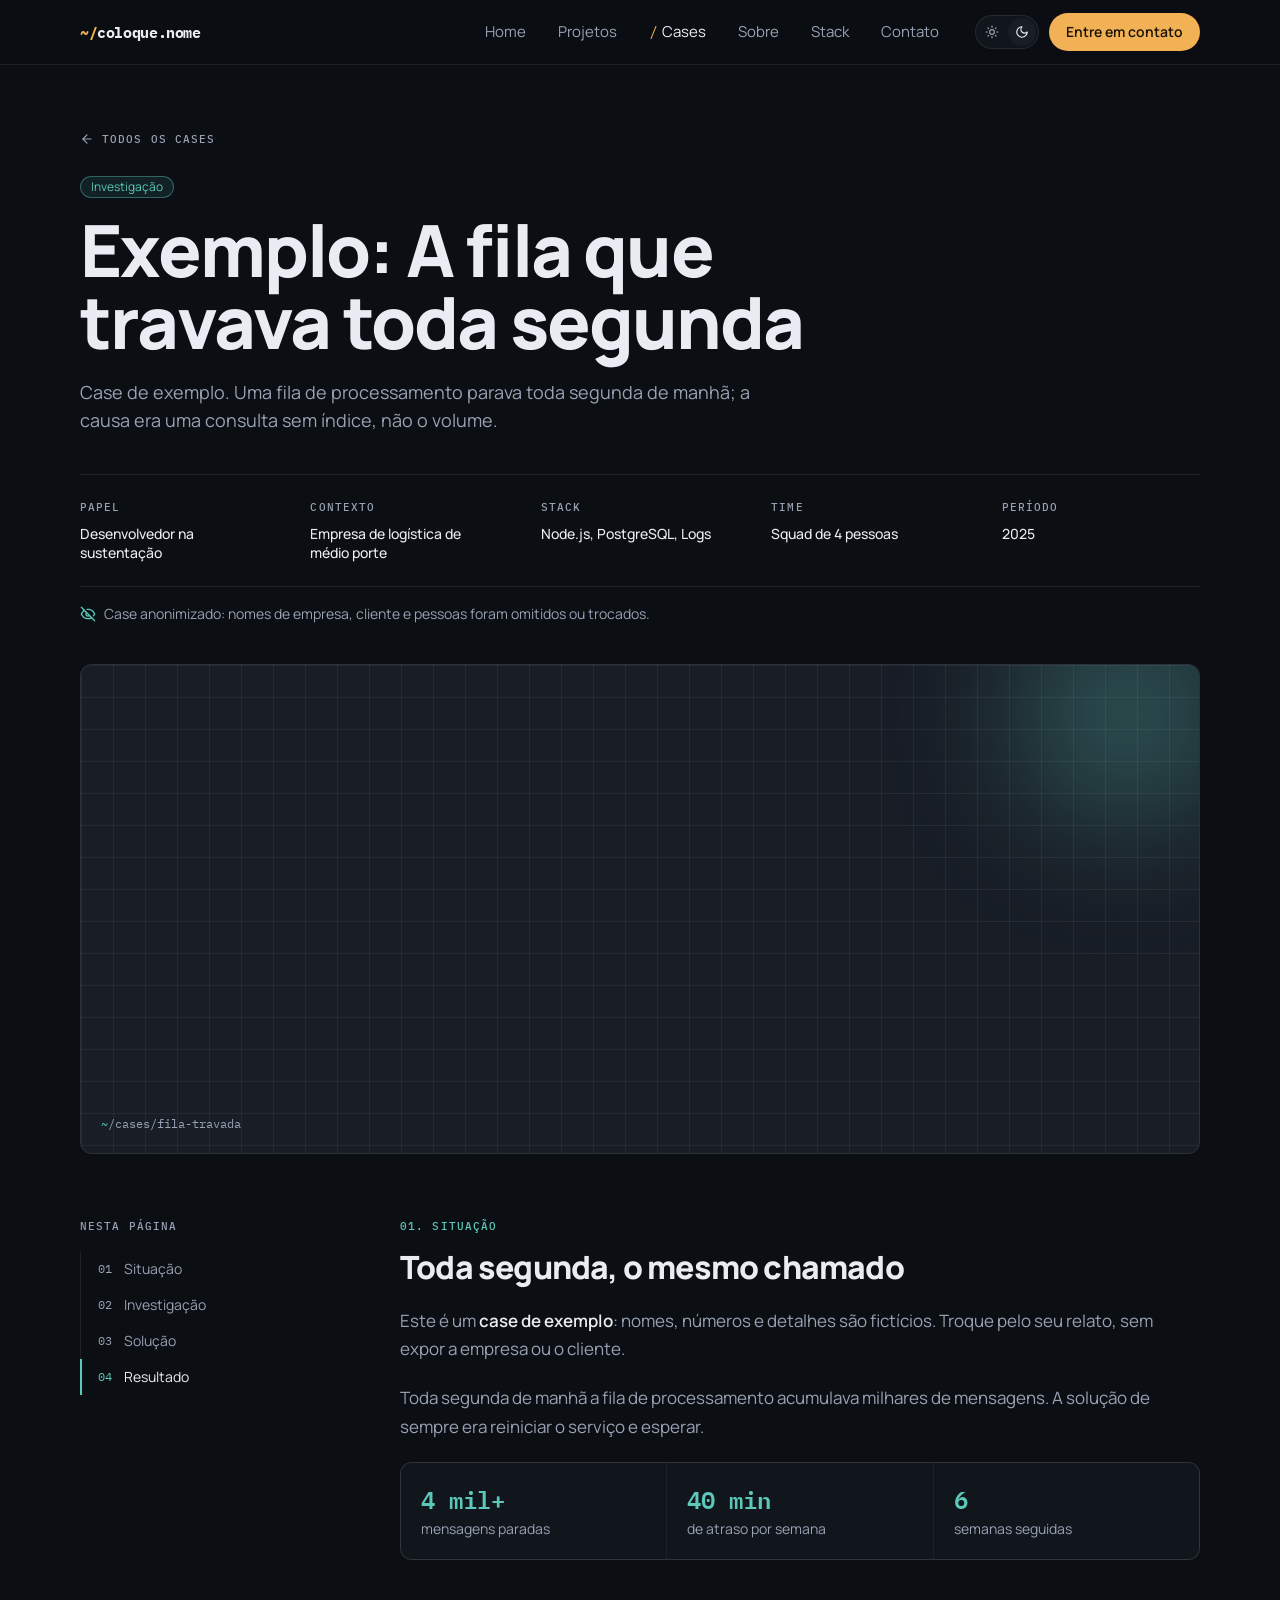
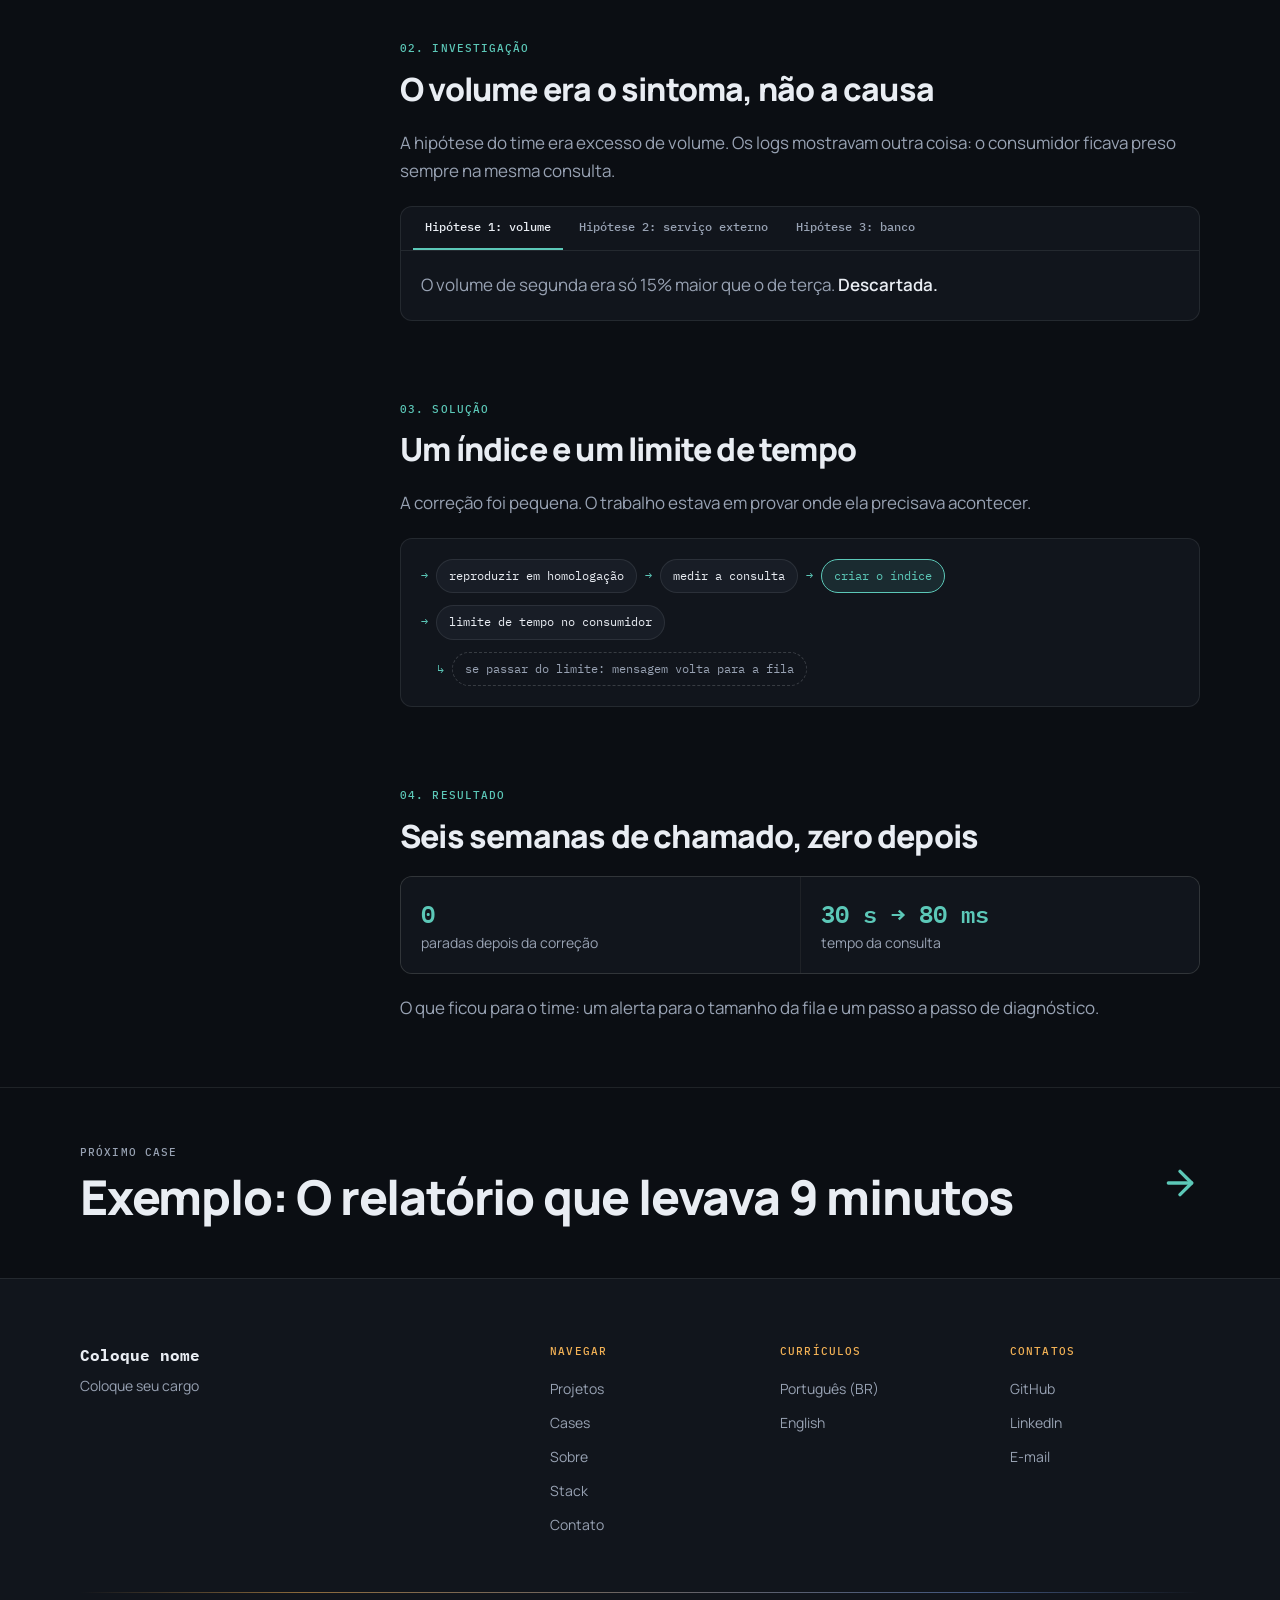
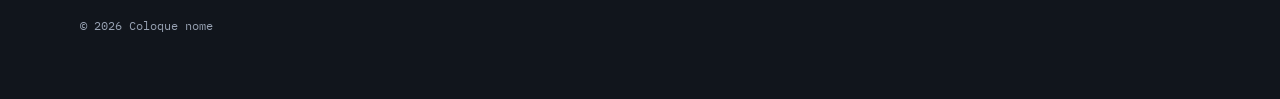
<file: cases/fila-travada.html>
<!DOCTYPE html>
<html lang="pt-BR">
<head>
  <meta charset="UTF-8">
  <meta name="viewport" content="width=device-width, initial-scale=1">
  <title>Exemplo: A fila que travava toda segunda · Coloque nome</title>
  <meta name="description" content="Case de exemplo. Uma fila de processamento parava toda segunda de manhã; a causa era uma consulta sem índice, não o volume.">
  <meta property="og:title" content="Exemplo: A fila que travava toda segunda · Coloque nome">
  <meta property="og:description" content="Case de exemplo. Uma fila de processamento parava toda segunda de manhã; a causa era uma consulta sem índice, não o volume.">
  <meta property="og:type" content="website">
  <meta property="og:locale" content="pt_BR">
  <link rel="icon" href="../assets/favicon.svg" type="image/svg+xml">

  <link rel="preconnect" href="https://fonts.googleapis.com">
  <link rel="preconnect" href="https://fonts.gstatic.com" crossorigin>
  <link rel="stylesheet" href="https://fonts.googleapis.com/css2?family=IBM+Plex+Mono:wght@400;500;600;700&family=Manrope:wght@400..800&display=swap">

  <link rel="stylesheet" href="../css/tokens.css">
  <link rel="stylesheet" href="../css/base.css">
  <link rel="stylesheet" href="../css/componentes.css">
  <link rel="stylesheet" href="../css/layout.css">
  <link rel="stylesheet" href="../css/entrada.css">

  <!-- Aplica o tema antes de desenhar a página. -->
  <script src="../js/tema.js"></script>
</head>
<body>
  <a class="pular" href="#conteudo">Pular para o conteúdo</a>

  <header class="cabecalho">
    <div class="container cabecalho__barra">
      <a class="logo" href="../index.html" aria-label="Ir para a página inicial"><span aria-hidden="true">~/</span>coloque.nome</a>

      <div class="cabecalho__lado">
        <nav class="nav" aria-label="Navegação principal">
          <ul>
            <li><a href="../index.html">Home</a></li>
            <li><a href="../projetos.html">Projetos</a></li>
            <li><a href="../cases.html" aria-current="page"><span class="nav__marca" aria-hidden="true">/</span>Cases</a></li>
            <li><a href="../sobre.html">Sobre</a></li>
            <li><a href="../stack.html">Stack</a></li>
            <li><a href="../contato.html">Contato</a></li>
          </ul>
        </nav>

        <div class="cabecalho__acoes">
          <div class="tema" role="group" aria-label="Tema">
            <button class="tema__botao" type="button" data-definir-tema="claro" aria-label="Usar tema claro" title="Usar tema claro">
              <svg class="icone" viewBox="0 0 24 24" aria-hidden="true"><circle cx="12" cy="12" r="4"/><path d="M12 2v2"/><path d="M12 20v2"/><path d="m4.93 4.93 1.41 1.41"/><path d="m17.66 17.66 1.41 1.41"/><path d="M2 12h2"/><path d="M20 12h2"/><path d="m6.34 17.66-1.41 1.41"/><path d="m19.07 4.93-1.41 1.41"/></svg>
            </button>
            <button class="tema__botao" type="button" data-definir-tema="escuro" aria-label="Usar tema escuro" title="Usar tema escuro">
              <svg class="icone" viewBox="0 0 24 24" aria-hidden="true"><path d="M12 3a6 6 0 0 0 9 9 9 9 0 1 1-9-9Z"/></svg>
            </button>
          </div>
          <a class="botao botao--primario cabecalho__cta" href="../contato.html">Entre em contato</a>
          <button class="menu-botao" type="button" aria-expanded="false" aria-controls="menu-mobile" aria-label="Abrir menu">
            <svg class="icone icone--abrir" viewBox="0 0 24 24" aria-hidden="true"><path d="M4 6h16"/><path d="M4 12h16"/><path d="M4 18h16"/></svg>
            <svg class="icone icone--fechar" viewBox="0 0 24 24" aria-hidden="true"><path d="M18 6 6 18"/><path d="m6 6 12 12"/></svg>
          </button>
        </div>
      </div>
    </div>

    <nav class="menu-mobile" id="menu-mobile" aria-label="Navegação principal" hidden>
      <ul class="container">
        <li><a class="menu-mobile__link" href="../index.html"><span class="nav__marca" aria-hidden="true">/</span>Home</a></li>
        <li><a class="menu-mobile__link" href="../projetos.html"><span class="nav__marca" aria-hidden="true">/</span>Projetos</a></li>
        <li><a class="menu-mobile__link" href="../cases.html" aria-current="page"><span class="nav__marca" aria-hidden="true">/</span>Cases</a></li>
        <li><a class="menu-mobile__link" href="../sobre.html"><span class="nav__marca" aria-hidden="true">/</span>Sobre</a></li>
        <li><a class="menu-mobile__link" href="../stack.html"><span class="nav__marca" aria-hidden="true">/</span>Stack</a></li>
        <li><a class="menu-mobile__link" href="../contato.html"><span class="nav__marca" aria-hidden="true">/</span>Contato</a></li>
        <li class="menu-mobile__cta"><a class="botao botao--primario" href="../contato.html">Entre em contato</a></li>
      </ul>
    </nav>
  </header>

  <main id="conteudo">
    <article data-tom="case">
      <header class="container entrada__cabecalho">
        <a class="rotulo entrada__voltar" href="../cases.html"><svg class="icone" viewBox="0 0 24 24" aria-hidden="true"><path d="m12 19-7-7 7-7"/><path d="M19 12H5"/></svg> Todos os cases</a>

        <ul class="tags">
          <li class="tag tag--tom">Investigação</li>
        </ul>

        <h1 class="entrada__titulo">Exemplo: A fila que travava toda segunda</h1>
        <p class="entrada__resumo">Case de exemplo. Uma fila de processamento parava toda segunda de manhã; a causa era uma consulta sem índice, não o volume.</p>

        <dl class="metadados">
          <div>
            <dt class="rotulo">Papel</dt>
            <dd>Desenvolvedor na sustentação</dd>
          </div>
          <div>
            <dt class="rotulo">Contexto</dt>
            <dd>Empresa de logística de médio porte</dd>
          </div>
          <div>
            <dt class="rotulo">Stack</dt>
            <dd>Node.js, PostgreSQL, Logs</dd>
          </div>
          <div>
            <dt class="rotulo">Time</dt>
            <dd>Squad de 4 pessoas</dd>
          </div>
          <div>
            <dt class="rotulo">Período</dt>
            <dd>2025</dd>
          </div>
        </dl>
        <p class="entrada__aviso"><svg class="icone" viewBox="0 0 24 24" aria-hidden="true"><path d="M9.88 9.88a3 3 0 1 0 4.24 4.24"/><path d="M10.73 5.08A10.43 10.43 0 0 1 12 5c7 0 10 7 10 7a13.16 13.16 0 0 1-1.67 2.68"/><path d="M6.61 6.61A13.526 13.526 0 0 0 2 12s3 7 10 7a9.74 9.74 0 0 0 5.39-1.61"/><path d="m2 2 20 20"/></svg> Case anonimizado: nomes de empresa, cliente e pessoas foram omitidos ou trocados.</p>

        <div class="capa" aria-hidden="true">
          <div class="malha"></div>
          <p class="capa__caminho"><span>~</span>/cases/fila-travada</p>
        </div>
      </header>

      <div class="container entrada__corpo">
        <aside>
          <nav class="indice" aria-label="Nesta página">
            <p class="rotulo">Nesta página</p>
            <ol>
              <li><a href="#situacao" aria-current="location"><span class="indice__numero">01</span>Situação</a></li>
              <li><a href="#investigacao"><span class="indice__numero">02</span>Investigação</a></li>
              <li><a href="#solucao"><span class="indice__numero">03</span>Solução</a></li>
              <li><a href="#resultado"><span class="indice__numero">04</span>Resultado</a></li>
            </ol>
          </nav>
        </aside>

        <div class="prosa">
          <section class="capitulo" id="situacao">
            <p class="rotulo capitulo__rotulo">01. Situação</p>
            <h2>Toda segunda, o mesmo chamado<a class="ancora" href="#situacao" aria-hidden="true" tabindex="-1">#</a></h2>
            <p>Este é um <strong>case de exemplo</strong>: nomes, números e detalhes são fictícios. Troque pelo seu relato, sem expor a empresa ou o cliente.</p>
            <p>Toda segunda de manhã a fila de processamento acumulava milhares de mensagens. A solução de sempre era reiniciar o serviço e esperar.</p>
            <dl class="metricas">
              <div>
                <dt>mensagens paradas</dt>
                <dd>4 mil+</dd>
              </div>
              <div>
                <dt>de atraso por semana</dt>
                <dd>40 min</dd>
              </div>
              <div>
                <dt>semanas seguidas</dt>
                <dd>6</dd>
              </div>
            </dl>
          </section>

          <section class="capitulo" id="investigacao">
            <p class="rotulo capitulo__rotulo">02. Investigação</p>
            <h2>O volume era o sintoma, não a causa<a class="ancora" href="#investigacao" aria-hidden="true" tabindex="-1">#</a></h2>
            <p>A hipótese do time era excesso de volume. Os logs mostravam outra coisa: o consumidor ficava preso sempre na mesma consulta.</p>
            <div class="abas" data-abas>
              <div class="abas__lista" role="tablist" aria-label="Hipóteses">
                <button class="abas__aba" type="button" role="tab" id="aba-1" aria-controls="painel-1" aria-selected="true">Hipótese 1: volume</button>
                <button class="abas__aba" type="button" role="tab" id="aba-2" aria-controls="painel-2" aria-selected="false" tabindex="-1">Hipótese 2: serviço externo</button>
                <button class="abas__aba" type="button" role="tab" id="aba-3" aria-controls="painel-3" aria-selected="false" tabindex="-1">Hipótese 3: banco</button>
              </div>
              <div class="abas__painel" role="tabpanel" id="painel-1" aria-labelledby="aba-1" tabindex="0">
                <p>O volume de segunda era só 15% maior que o de terça. <strong>Descartada.</strong></p>
              </div>
              <div class="abas__painel" role="tabpanel" id="painel-2" aria-labelledby="aba-2" tabindex="0" hidden>
                <p>O serviço externo respondia normalmente no período. <strong>Descartada.</strong></p>
              </div>
              <div class="abas__painel" role="tabpanel" id="painel-3" aria-labelledby="aba-3" tabindex="0" hidden>
                <p>Uma consulta levava mais de 30 segundos quando a tabela passava de certo tamanho. <strong>Confirmada.</strong></p>
              </div>
            </div>
          </section>

          <section class="capitulo" id="solucao">
            <p class="rotulo capitulo__rotulo">03. Solução</p>
            <h2>Um índice e um limite de tempo<a class="ancora" href="#solucao" aria-hidden="true" tabindex="-1">#</a></h2>
            <p>A correção foi pequena. O trabalho estava em provar onde ela precisava acontecer.</p>
            <ol class="fluxo">
              <li><span>reproduzir em homologação</span></li>
              <li><span>medir a consulta</span></li>
              <li class="fluxo__destaque"><span>criar o índice</span></li>
              <li><span>limite de tempo no consumidor</span></li>
              <li class="fluxo__ramo"><span>se passar do limite: mensagem volta para a fila</span></li>
            </ol>
          </section>

          <section class="capitulo" id="resultado">
            <p class="rotulo capitulo__rotulo">04. Resultado</p>
            <h2>Seis semanas de chamado, zero depois<a class="ancora" href="#resultado" aria-hidden="true" tabindex="-1">#</a></h2>
            <dl class="metricas">
              <div>
                <dt>paradas depois da correção</dt>
                <dd>0</dd>
              </div>
              <div>
                <dt>tempo da consulta</dt>
                <dd>30 s → 80 ms</dd>
              </div>
            </dl>
            <p>O que ficou para o time: um alerta para o tamanho da fila e um passo a passo de diagnóstico.</p>
          </section>
        </div>
      </div>

      <div class="proximo">
        <a class="container" href="relatorio-lento.html">
          <span>
            <span class="rotulo">Próximo case</span>
            <span class="proximo__titulo">Exemplo: O relatório que levava 9 minutos</span>
          </span>
          <svg class="icone" viewBox="0 0 24 24" aria-hidden="true"><path d="M5 12h14"/><path d="m12 5 7 7-7 7"/></svg>
        </a>
      </div>
    </article>
  </main>

  <footer class="rodape">
    <div class="container rodape__conteudo">
      <div class="rodape__grade">
        <div>
          <p class="rodape__nome">Coloque nome</p>
          <p class="rodape__cargo">Coloque seu cargo</p>
        </div>

        <div class="rodape__colunas">
          <div>
            <h2 class="rotulo">Navegar</h2>
            <ul>
              <li><a href="../projetos.html">Projetos</a></li>
              <li><a href="../cases.html">Cases</a></li>
              <li><a href="../sobre.html">Sobre</a></li>
              <li><a href="../stack.html">Stack</a></li>
              <li><a href="../contato.html">Contato</a></li>
            </ul>
          </div>

          <div>
            <h2 class="rotulo">Currículos</h2>
            <ul>
              <li><a href="../assets/curriculos/curriculo-pt-br.pdf" target="_blank" rel="noopener noreferrer">Português (BR)<span class="so-leitor"> (abre em nova aba)</span></a></li>
              <li><a href="../assets/curriculos/resume-en.pdf" target="_blank" rel="noopener noreferrer" lang="en">English<span class="so-leitor" lang="pt-BR"> (abre em nova aba)</span></a></li>
            </ul>
          </div>

          <div>
            <h2 class="rotulo">Contatos</h2>
            <ul>
              <li><a href="https://github.com/seu-usuario" target="_blank" rel="noopener noreferrer">GitHub<span class="so-leitor"> (abre em nova aba)</span></a></li>
              <li><a href="https://www.linkedin.com/in/seu-usuario" target="_blank" rel="noopener noreferrer">LinkedIn<span class="so-leitor"> (abre em nova aba)</span></a></li>
              <li><a href="mailto:seuemail@exemplo.com">E-mail</a></li>
            </ul>
          </div>
        </div>
      </div>

      <div class="divisor"></div>
      <p class="rodape__direitos">© <span id="ano">2026</span> Coloque nome</p>
    </div>
  </footer>

  <script src="../js/menu.js" defer></script>
  <script src="../js/rodape.js" defer></script>
  <script src="../js/revelar.js" defer></script>
  <script src="../js/indice.js" defer></script>
  <script src="../js/abas.js" defer></script>
</body>
</html>
</file>
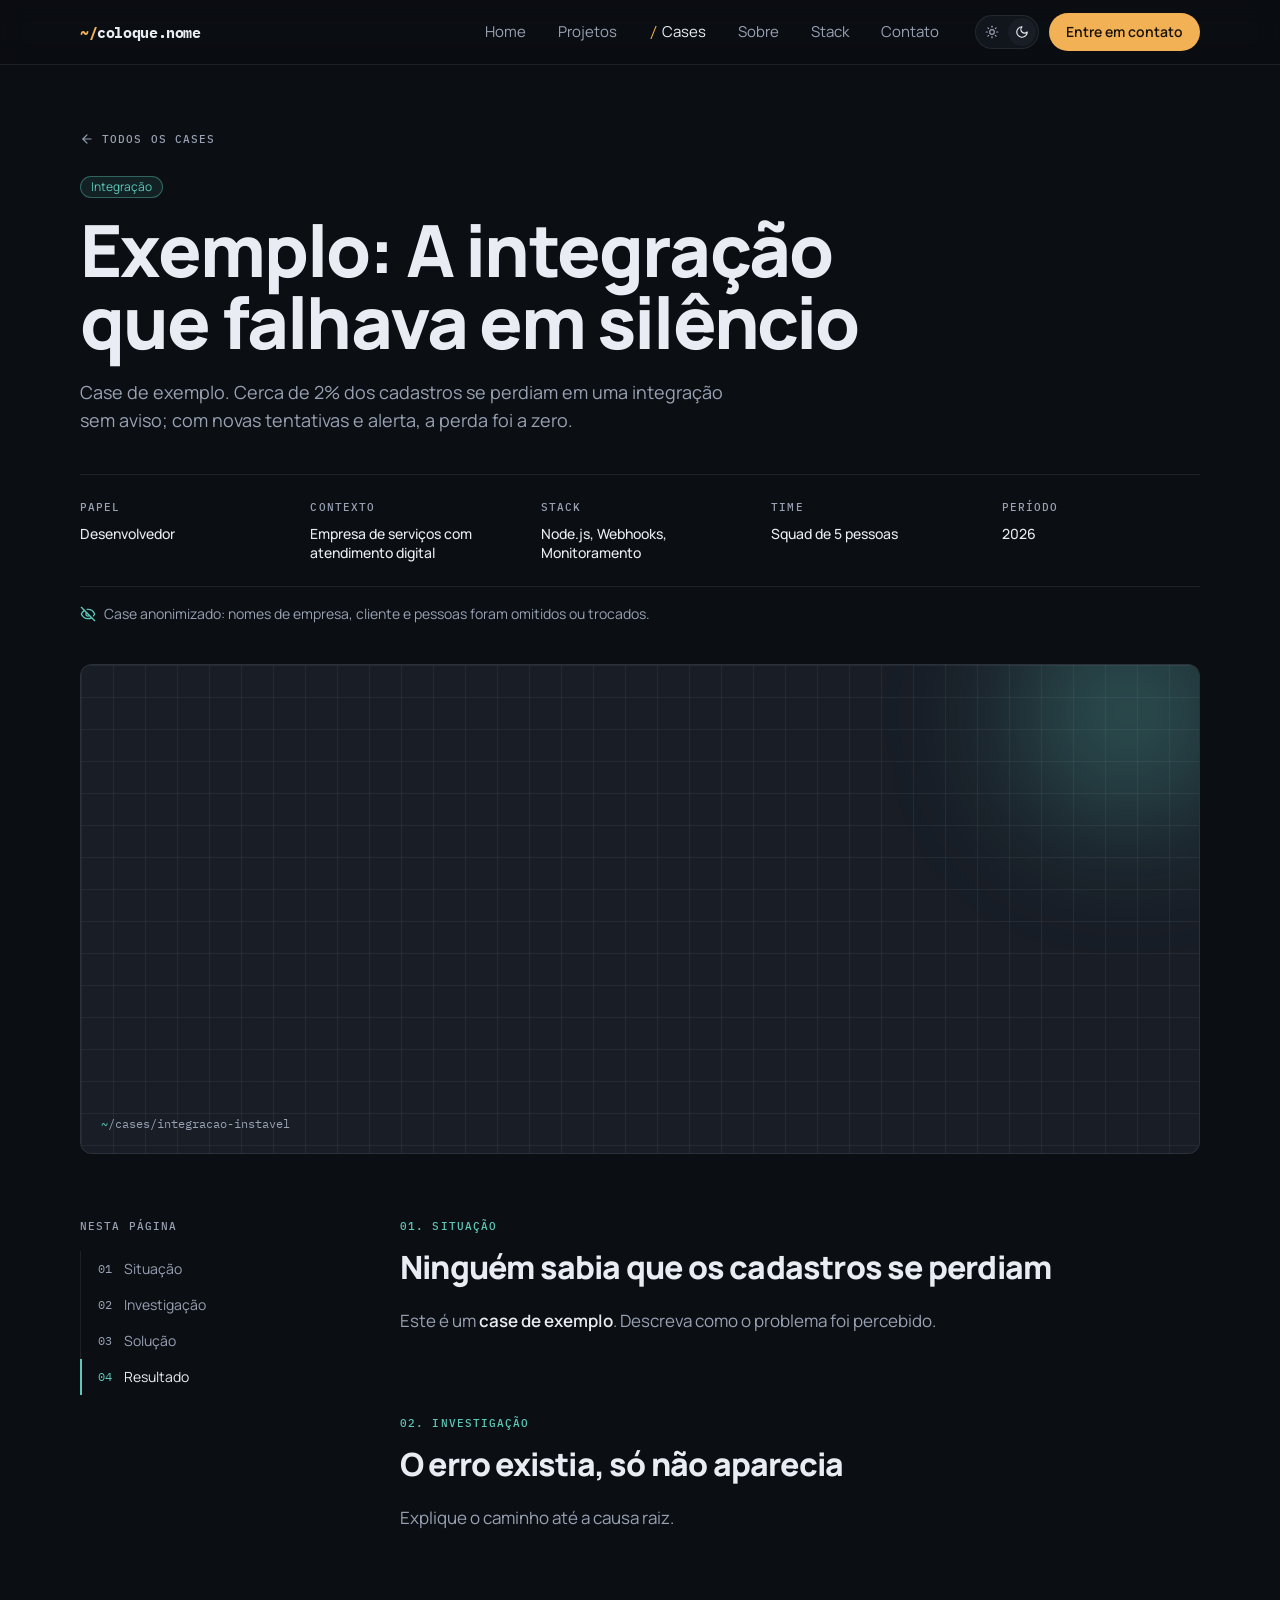
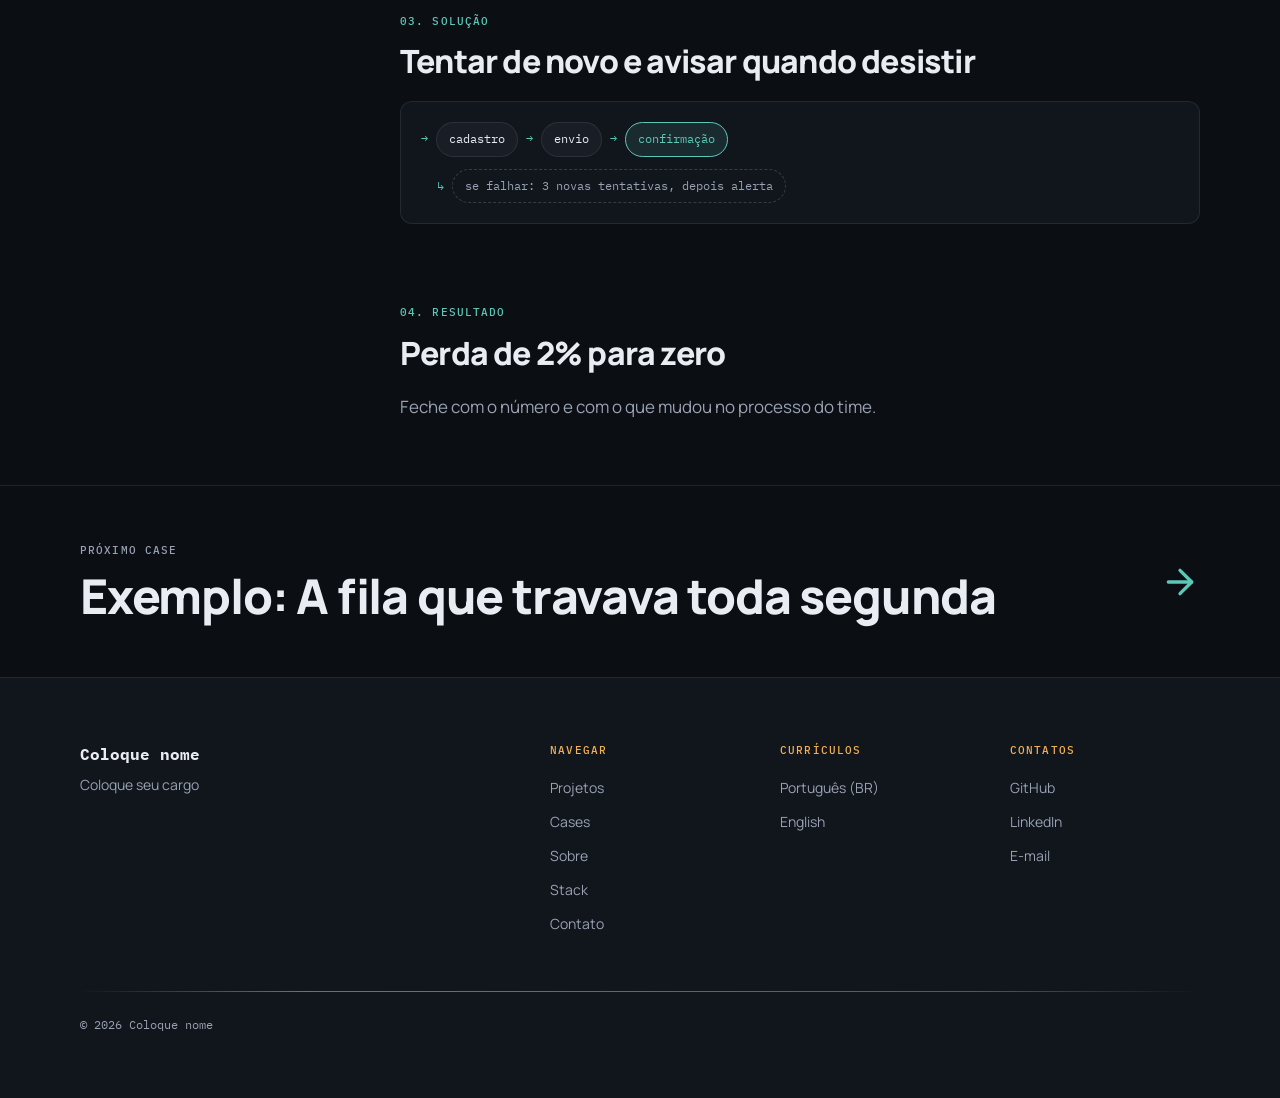
<file: cases/integracao-instavel.html>
<!DOCTYPE html>
<html lang="pt-BR">
<head>
  <meta charset="UTF-8">
  <meta name="viewport" content="width=device-width, initial-scale=1">
  <title>Exemplo: A integração que falhava em silêncio · Coloque nome</title>
  <meta name="description" content="Case de exemplo. Cerca de 2% dos cadastros se perdiam em uma integração sem aviso; com novas tentativas e alerta, a perda foi a zero.">
  <meta property="og:title" content="Exemplo: A integração que falhava em silêncio · Coloque nome">
  <meta property="og:description" content="Case de exemplo. Cerca de 2% dos cadastros se perdiam em uma integração sem aviso; com novas tentativas e alerta, a perda foi a zero.">
  <meta property="og:type" content="website">
  <meta property="og:locale" content="pt_BR">
  <link rel="icon" href="../assets/favicon.svg" type="image/svg+xml">

  <link rel="preconnect" href="https://fonts.googleapis.com">
  <link rel="preconnect" href="https://fonts.gstatic.com" crossorigin>
  <link rel="stylesheet" href="https://fonts.googleapis.com/css2?family=IBM+Plex+Mono:wght@400;500;600;700&family=Manrope:wght@400..800&display=swap">

  <link rel="stylesheet" href="../css/tokens.css">
  <link rel="stylesheet" href="../css/base.css">
  <link rel="stylesheet" href="../css/componentes.css">
  <link rel="stylesheet" href="../css/layout.css">
  <link rel="stylesheet" href="../css/entrada.css">

  <!-- Aplica o tema antes de desenhar a página. -->
  <script src="../js/tema.js"></script>
</head>
<body>
  <a class="pular" href="#conteudo">Pular para o conteúdo</a>

  <header class="cabecalho">
    <div class="container cabecalho__barra">
      <a class="logo" href="../index.html" aria-label="Ir para a página inicial"><span aria-hidden="true">~/</span>coloque.nome</a>

      <div class="cabecalho__lado">
        <nav class="nav" aria-label="Navegação principal">
          <ul>
            <li><a href="../index.html">Home</a></li>
            <li><a href="../projetos.html">Projetos</a></li>
            <li><a href="../cases.html" aria-current="page"><span class="nav__marca" aria-hidden="true">/</span>Cases</a></li>
            <li><a href="../sobre.html">Sobre</a></li>
            <li><a href="../stack.html">Stack</a></li>
            <li><a href="../contato.html">Contato</a></li>
          </ul>
        </nav>

        <div class="cabecalho__acoes">
          <div class="tema" role="group" aria-label="Tema">
            <button class="tema__botao" type="button" data-definir-tema="claro" aria-label="Usar tema claro" title="Usar tema claro">
              <svg class="icone" viewBox="0 0 24 24" aria-hidden="true"><circle cx="12" cy="12" r="4"/><path d="M12 2v2"/><path d="M12 20v2"/><path d="m4.93 4.93 1.41 1.41"/><path d="m17.66 17.66 1.41 1.41"/><path d="M2 12h2"/><path d="M20 12h2"/><path d="m6.34 17.66-1.41 1.41"/><path d="m19.07 4.93-1.41 1.41"/></svg>
            </button>
            <button class="tema__botao" type="button" data-definir-tema="escuro" aria-label="Usar tema escuro" title="Usar tema escuro">
              <svg class="icone" viewBox="0 0 24 24" aria-hidden="true"><path d="M12 3a6 6 0 0 0 9 9 9 9 0 1 1-9-9Z"/></svg>
            </button>
          </div>
          <a class="botao botao--primario cabecalho__cta" href="../contato.html">Entre em contato</a>
          <button class="menu-botao" type="button" aria-expanded="false" aria-controls="menu-mobile" aria-label="Abrir menu">
            <svg class="icone icone--abrir" viewBox="0 0 24 24" aria-hidden="true"><path d="M4 6h16"/><path d="M4 12h16"/><path d="M4 18h16"/></svg>
            <svg class="icone icone--fechar" viewBox="0 0 24 24" aria-hidden="true"><path d="M18 6 6 18"/><path d="m6 6 12 12"/></svg>
          </button>
        </div>
      </div>
    </div>

    <nav class="menu-mobile" id="menu-mobile" aria-label="Navegação principal" hidden>
      <ul class="container">
        <li><a class="menu-mobile__link" href="../index.html"><span class="nav__marca" aria-hidden="true">/</span>Home</a></li>
        <li><a class="menu-mobile__link" href="../projetos.html"><span class="nav__marca" aria-hidden="true">/</span>Projetos</a></li>
        <li><a class="menu-mobile__link" href="../cases.html" aria-current="page"><span class="nav__marca" aria-hidden="true">/</span>Cases</a></li>
        <li><a class="menu-mobile__link" href="../sobre.html"><span class="nav__marca" aria-hidden="true">/</span>Sobre</a></li>
        <li><a class="menu-mobile__link" href="../stack.html"><span class="nav__marca" aria-hidden="true">/</span>Stack</a></li>
        <li><a class="menu-mobile__link" href="../contato.html"><span class="nav__marca" aria-hidden="true">/</span>Contato</a></li>
        <li class="menu-mobile__cta"><a class="botao botao--primario" href="../contato.html">Entre em contato</a></li>
      </ul>
    </nav>
  </header>

  <main id="conteudo">
    <article data-tom="case">
      <header class="container entrada__cabecalho">
        <a class="rotulo entrada__voltar" href="../cases.html"><svg class="icone" viewBox="0 0 24 24" aria-hidden="true"><path d="m12 19-7-7 7-7"/><path d="M19 12H5"/></svg> Todos os cases</a>

        <ul class="tags">
          <li class="tag tag--tom">Integração</li>
        </ul>

        <h1 class="entrada__titulo">Exemplo: A integração que falhava em silêncio</h1>
        <p class="entrada__resumo">Case de exemplo. Cerca de 2% dos cadastros se perdiam em uma integração sem aviso; com novas tentativas e alerta, a perda foi a zero.</p>

        <dl class="metadados">
          <div>
            <dt class="rotulo">Papel</dt>
            <dd>Desenvolvedor</dd>
          </div>
          <div>
            <dt class="rotulo">Contexto</dt>
            <dd>Empresa de serviços com atendimento digital</dd>
          </div>
          <div>
            <dt class="rotulo">Stack</dt>
            <dd>Node.js, Webhooks, Monitoramento</dd>
          </div>
          <div>
            <dt class="rotulo">Time</dt>
            <dd>Squad de 5 pessoas</dd>
          </div>
          <div>
            <dt class="rotulo">Período</dt>
            <dd>2026</dd>
          </div>
        </dl>
        <p class="entrada__aviso"><svg class="icone" viewBox="0 0 24 24" aria-hidden="true"><path d="M9.88 9.88a3 3 0 1 0 4.24 4.24"/><path d="M10.73 5.08A10.43 10.43 0 0 1 12 5c7 0 10 7 10 7a13.16 13.16 0 0 1-1.67 2.68"/><path d="M6.61 6.61A13.526 13.526 0 0 0 2 12s3 7 10 7a9.74 9.74 0 0 0 5.39-1.61"/><path d="m2 2 20 20"/></svg> Case anonimizado: nomes de empresa, cliente e pessoas foram omitidos ou trocados.</p>

        <div class="capa" aria-hidden="true">
          <div class="malha"></div>
          <p class="capa__caminho"><span>~</span>/cases/integracao-instavel</p>
        </div>
      </header>

      <div class="container entrada__corpo">
        <aside>
          <nav class="indice" aria-label="Nesta página">
            <p class="rotulo">Nesta página</p>
            <ol>
              <li><a href="#situacao" aria-current="location"><span class="indice__numero">01</span>Situação</a></li>
              <li><a href="#investigacao"><span class="indice__numero">02</span>Investigação</a></li>
              <li><a href="#solucao"><span class="indice__numero">03</span>Solução</a></li>
              <li><a href="#resultado"><span class="indice__numero">04</span>Resultado</a></li>
            </ol>
          </nav>
        </aside>

        <div class="prosa">
          <section class="capitulo" id="situacao">
            <p class="rotulo capitulo__rotulo">01. Situação</p>
            <h2>Ninguém sabia que os cadastros se perdiam<a class="ancora" href="#situacao" aria-hidden="true" tabindex="-1">#</a></h2>
            <p>Este é um <strong>case de exemplo</strong>. Descreva como o problema foi percebido.</p>
          </section>

          <section class="capitulo" id="investigacao">
            <p class="rotulo capitulo__rotulo">02. Investigação</p>
            <h2>O erro existia, só não aparecia<a class="ancora" href="#investigacao" aria-hidden="true" tabindex="-1">#</a></h2>
            <p>Explique o caminho até a causa raiz.</p>
          </section>

          <section class="capitulo" id="solucao">
            <p class="rotulo capitulo__rotulo">03. Solução</p>
            <h2>Tentar de novo e avisar quando desistir<a class="ancora" href="#solucao" aria-hidden="true" tabindex="-1">#</a></h2>
            <ol class="fluxo">
              <li><span>cadastro</span></li>
              <li><span>envio</span></li>
              <li class="fluxo__destaque"><span>confirmação</span></li>
              <li class="fluxo__ramo"><span>se falhar: 3 novas tentativas, depois alerta</span></li>
            </ol>
          </section>

          <section class="capitulo" id="resultado">
            <p class="rotulo capitulo__rotulo">04. Resultado</p>
            <h2>Perda de 2% para zero<a class="ancora" href="#resultado" aria-hidden="true" tabindex="-1">#</a></h2>
            <p>Feche com o número e com o que mudou no processo do time.</p>
          </section>
        </div>
      </div>

      <div class="proximo">
        <a class="container" href="fila-travada.html">
          <span>
            <span class="rotulo">Próximo case</span>
            <span class="proximo__titulo">Exemplo: A fila que travava toda segunda</span>
          </span>
          <svg class="icone" viewBox="0 0 24 24" aria-hidden="true"><path d="M5 12h14"/><path d="m12 5 7 7-7 7"/></svg>
        </a>
      </div>
    </article>
  </main>

  <footer class="rodape">
    <div class="container rodape__conteudo">
      <div class="rodape__grade">
        <div>
          <p class="rodape__nome">Coloque nome</p>
          <p class="rodape__cargo">Coloque seu cargo</p>
        </div>

        <div class="rodape__colunas">
          <div>
            <h2 class="rotulo">Navegar</h2>
            <ul>
              <li><a href="../projetos.html">Projetos</a></li>
              <li><a href="../cases.html">Cases</a></li>
              <li><a href="../sobre.html">Sobre</a></li>
              <li><a href="../stack.html">Stack</a></li>
              <li><a href="../contato.html">Contato</a></li>
            </ul>
          </div>

          <div>
            <h2 class="rotulo">Currículos</h2>
            <ul>
              <li><a href="../assets/curriculos/curriculo-pt-br.pdf" target="_blank" rel="noopener noreferrer">Português (BR)<span class="so-leitor"> (abre em nova aba)</span></a></li>
              <li><a href="../assets/curriculos/resume-en.pdf" target="_blank" rel="noopener noreferrer" lang="en">English<span class="so-leitor" lang="pt-BR"> (abre em nova aba)</span></a></li>
            </ul>
          </div>

          <div>
            <h2 class="rotulo">Contatos</h2>
            <ul>
              <li><a href="https://github.com/seu-usuario" target="_blank" rel="noopener noreferrer">GitHub<span class="so-leitor"> (abre em nova aba)</span></a></li>
              <li><a href="https://www.linkedin.com/in/seu-usuario" target="_blank" rel="noopener noreferrer">LinkedIn<span class="so-leitor"> (abre em nova aba)</span></a></li>
              <li><a href="mailto:seuemail@exemplo.com">E-mail</a></li>
            </ul>
          </div>
        </div>
      </div>

      <div class="divisor"></div>
      <p class="rodape__direitos">© <span id="ano">2026</span> Coloque nome</p>
    </div>
  </footer>

  <script src="../js/menu.js" defer></script>
  <script src="../js/rodape.js" defer></script>
  <script src="../js/revelar.js" defer></script>
  <script src="../js/indice.js" defer></script>
</body>
</html>
</file>
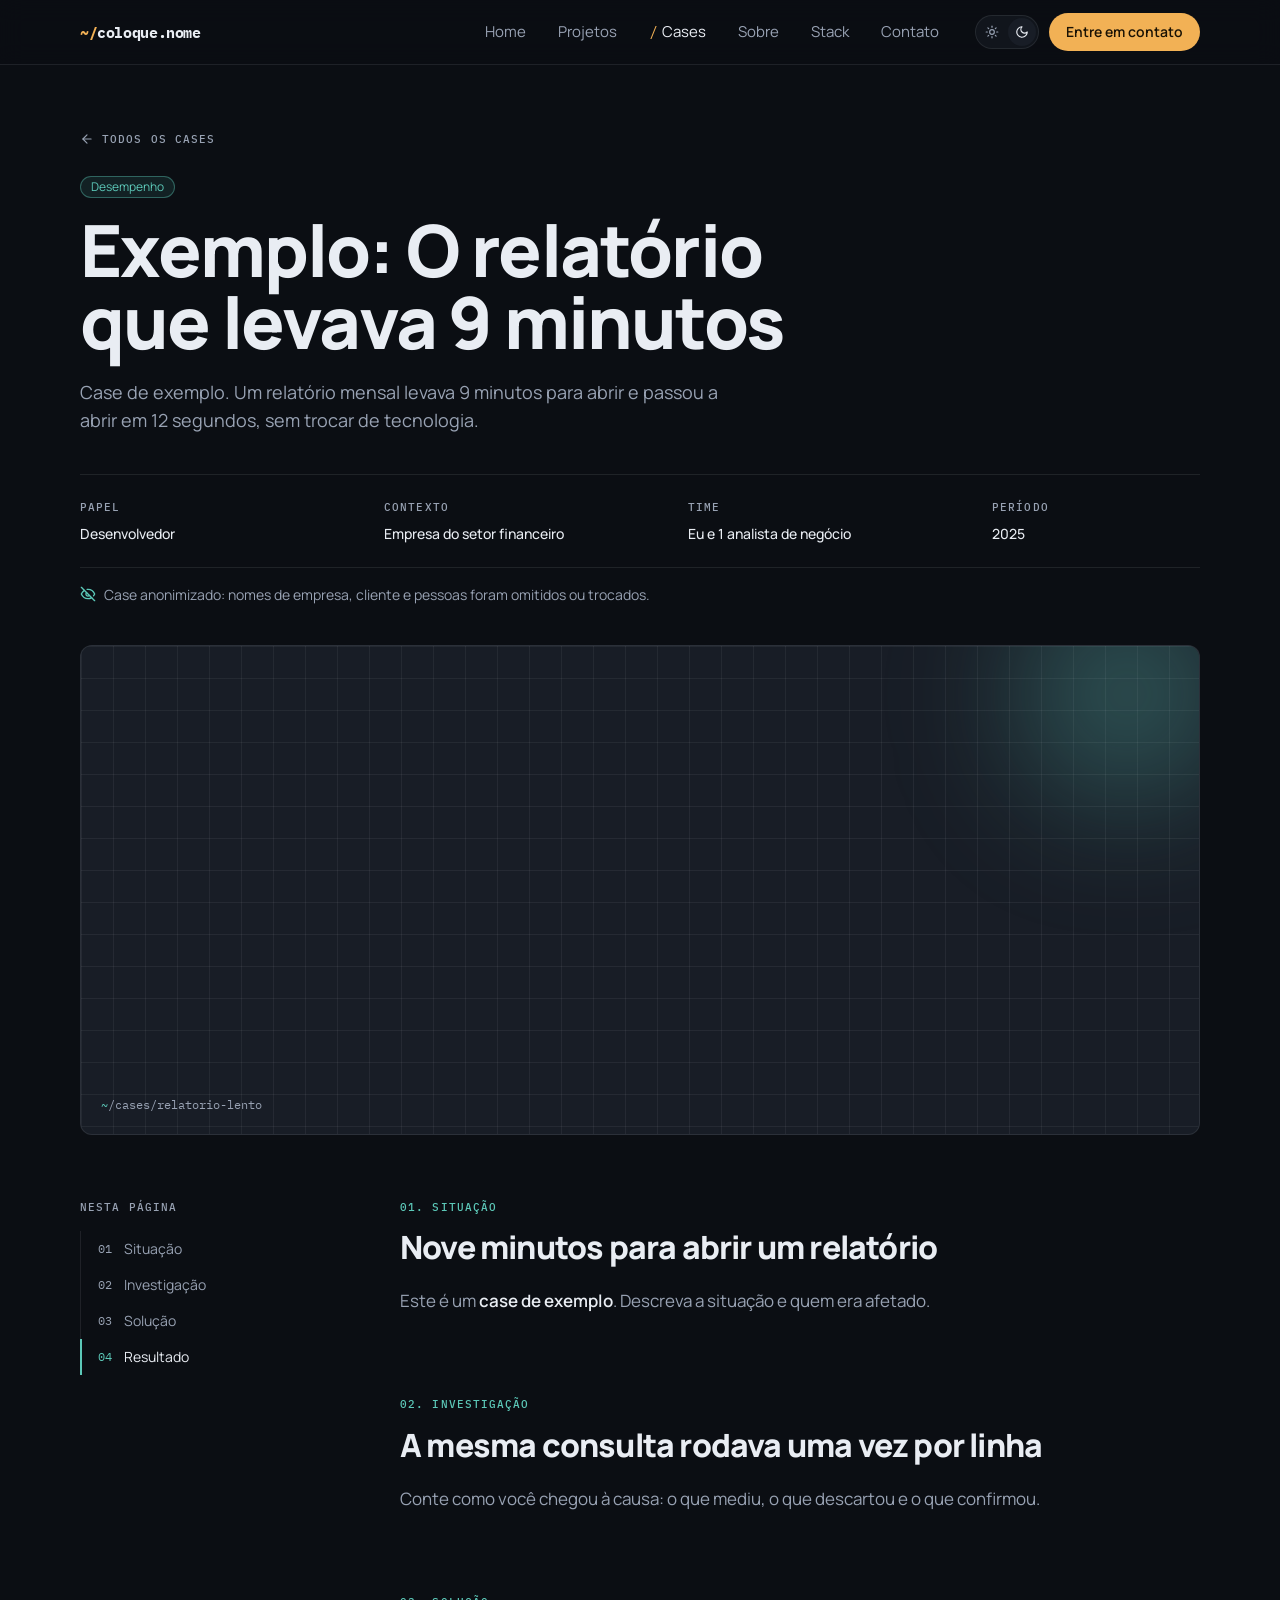
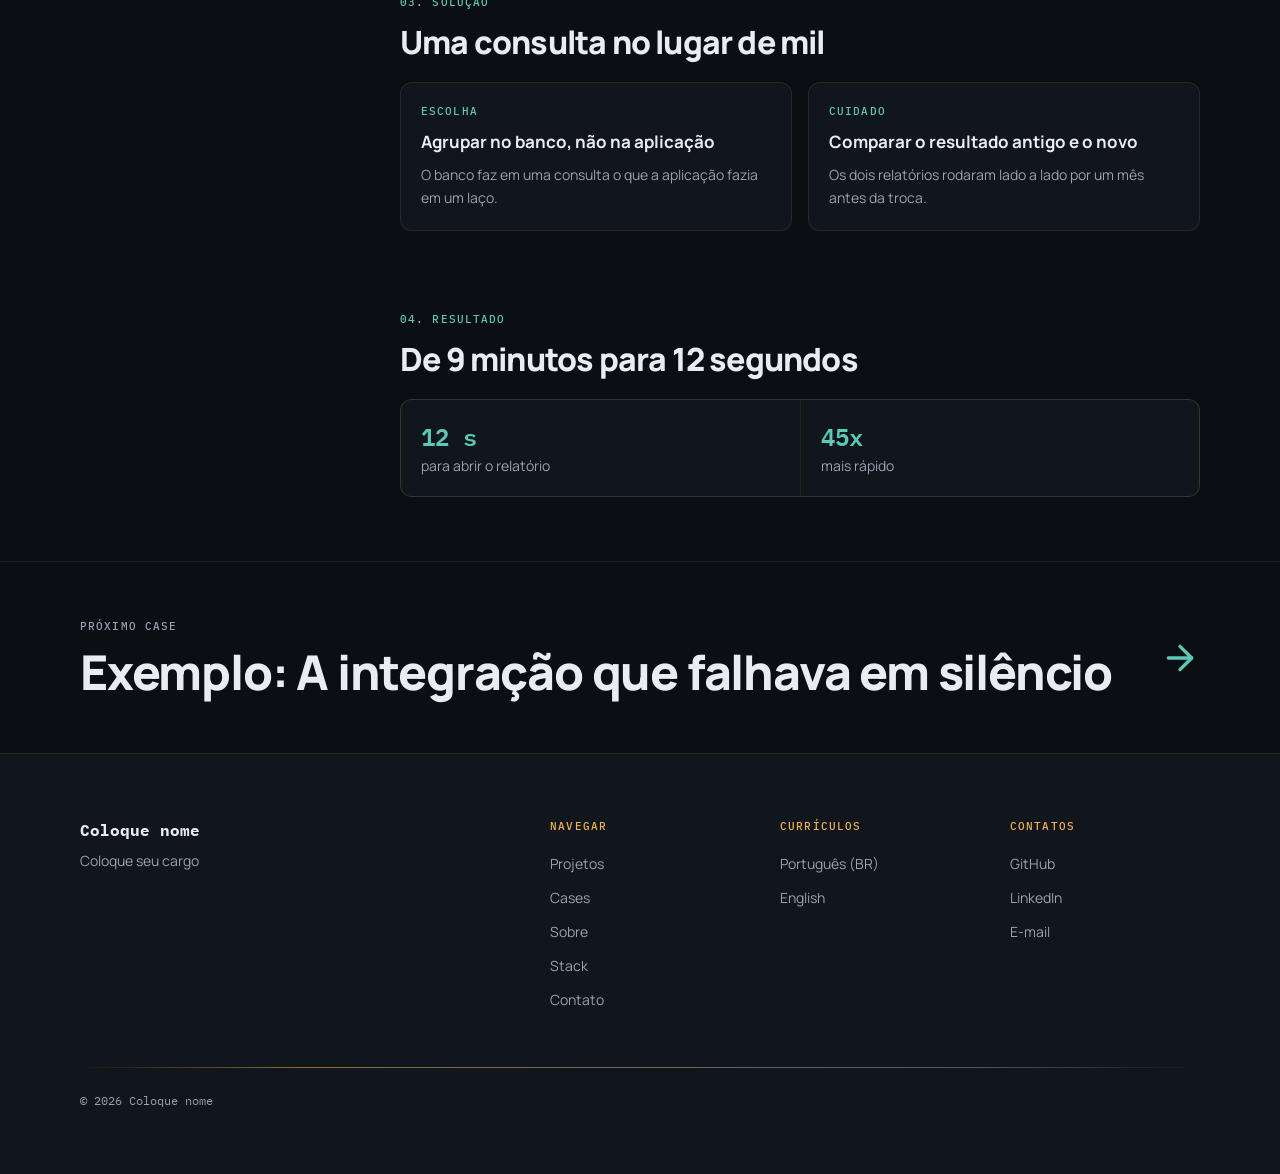
<file: cases/relatorio-lento.html>
<!DOCTYPE html>
<html lang="pt-BR">
<head>
  <meta charset="UTF-8">
  <meta name="viewport" content="width=device-width, initial-scale=1">
  <title>Exemplo: O relatório que levava 9 minutos · Coloque nome</title>
  <meta name="description" content="Case de exemplo. Um relatório mensal levava 9 minutos para abrir e passou a abrir em 12 segundos, sem trocar de tecnologia.">
  <meta property="og:title" content="Exemplo: O relatório que levava 9 minutos · Coloque nome">
  <meta property="og:description" content="Case de exemplo. Um relatório mensal levava 9 minutos para abrir e passou a abrir em 12 segundos, sem trocar de tecnologia.">
  <meta property="og:type" content="website">
  <meta property="og:locale" content="pt_BR">
  <link rel="icon" href="../assets/favicon.svg" type="image/svg+xml">

  <link rel="preconnect" href="https://fonts.googleapis.com">
  <link rel="preconnect" href="https://fonts.gstatic.com" crossorigin>
  <link rel="stylesheet" href="https://fonts.googleapis.com/css2?family=IBM+Plex+Mono:wght@400;500;600;700&family=Manrope:wght@400..800&display=swap">

  <link rel="stylesheet" href="../css/tokens.css">
  <link rel="stylesheet" href="../css/base.css">
  <link rel="stylesheet" href="../css/componentes.css">
  <link rel="stylesheet" href="../css/layout.css">
  <link rel="stylesheet" href="../css/entrada.css">

  <!-- Aplica o tema antes de desenhar a página. -->
  <script src="../js/tema.js"></script>
</head>
<body>
  <a class="pular" href="#conteudo">Pular para o conteúdo</a>

  <header class="cabecalho">
    <div class="container cabecalho__barra">
      <a class="logo" href="../index.html" aria-label="Ir para a página inicial"><span aria-hidden="true">~/</span>coloque.nome</a>

      <div class="cabecalho__lado">
        <nav class="nav" aria-label="Navegação principal">
          <ul>
            <li><a href="../index.html">Home</a></li>
            <li><a href="../projetos.html">Projetos</a></li>
            <li><a href="../cases.html" aria-current="page"><span class="nav__marca" aria-hidden="true">/</span>Cases</a></li>
            <li><a href="../sobre.html">Sobre</a></li>
            <li><a href="../stack.html">Stack</a></li>
            <li><a href="../contato.html">Contato</a></li>
          </ul>
        </nav>

        <div class="cabecalho__acoes">
          <div class="tema" role="group" aria-label="Tema">
            <button class="tema__botao" type="button" data-definir-tema="claro" aria-label="Usar tema claro" title="Usar tema claro">
              <svg class="icone" viewBox="0 0 24 24" aria-hidden="true"><circle cx="12" cy="12" r="4"/><path d="M12 2v2"/><path d="M12 20v2"/><path d="m4.93 4.93 1.41 1.41"/><path d="m17.66 17.66 1.41 1.41"/><path d="M2 12h2"/><path d="M20 12h2"/><path d="m6.34 17.66-1.41 1.41"/><path d="m19.07 4.93-1.41 1.41"/></svg>
            </button>
            <button class="tema__botao" type="button" data-definir-tema="escuro" aria-label="Usar tema escuro" title="Usar tema escuro">
              <svg class="icone" viewBox="0 0 24 24" aria-hidden="true"><path d="M12 3a6 6 0 0 0 9 9 9 9 0 1 1-9-9Z"/></svg>
            </button>
          </div>
          <a class="botao botao--primario cabecalho__cta" href="../contato.html">Entre em contato</a>
          <button class="menu-botao" type="button" aria-expanded="false" aria-controls="menu-mobile" aria-label="Abrir menu">
            <svg class="icone icone--abrir" viewBox="0 0 24 24" aria-hidden="true"><path d="M4 6h16"/><path d="M4 12h16"/><path d="M4 18h16"/></svg>
            <svg class="icone icone--fechar" viewBox="0 0 24 24" aria-hidden="true"><path d="M18 6 6 18"/><path d="m6 6 12 12"/></svg>
          </button>
        </div>
      </div>
    </div>

    <nav class="menu-mobile" id="menu-mobile" aria-label="Navegação principal" hidden>
      <ul class="container">
        <li><a class="menu-mobile__link" href="../index.html"><span class="nav__marca" aria-hidden="true">/</span>Home</a></li>
        <li><a class="menu-mobile__link" href="../projetos.html"><span class="nav__marca" aria-hidden="true">/</span>Projetos</a></li>
        <li><a class="menu-mobile__link" href="../cases.html" aria-current="page"><span class="nav__marca" aria-hidden="true">/</span>Cases</a></li>
        <li><a class="menu-mobile__link" href="../sobre.html"><span class="nav__marca" aria-hidden="true">/</span>Sobre</a></li>
        <li><a class="menu-mobile__link" href="../stack.html"><span class="nav__marca" aria-hidden="true">/</span>Stack</a></li>
        <li><a class="menu-mobile__link" href="../contato.html"><span class="nav__marca" aria-hidden="true">/</span>Contato</a></li>
        <li class="menu-mobile__cta"><a class="botao botao--primario" href="../contato.html">Entre em contato</a></li>
      </ul>
    </nav>
  </header>

  <main id="conteudo">
    <article data-tom="case">
      <header class="container entrada__cabecalho">
        <a class="rotulo entrada__voltar" href="../cases.html"><svg class="icone" viewBox="0 0 24 24" aria-hidden="true"><path d="m12 19-7-7 7-7"/><path d="M19 12H5"/></svg> Todos os cases</a>

        <ul class="tags">
          <li class="tag tag--tom">Desempenho</li>
        </ul>

        <h1 class="entrada__titulo">Exemplo: O relatório que levava 9 minutos</h1>
        <p class="entrada__resumo">Case de exemplo. Um relatório mensal levava 9 minutos para abrir e passou a abrir em 12 segundos, sem trocar de tecnologia.</p>

        <dl class="metadados">
          <div>
            <dt class="rotulo">Papel</dt>
            <dd>Desenvolvedor</dd>
          </div>
          <div>
            <dt class="rotulo">Contexto</dt>
            <dd>Empresa do setor financeiro</dd>
          </div>
          <div>
            <dt class="rotulo">Time</dt>
            <dd>Eu e 1 analista de negócio</dd>
          </div>
          <div>
            <dt class="rotulo">Período</dt>
            <dd>2025</dd>
          </div>
        </dl>
        <p class="entrada__aviso"><svg class="icone" viewBox="0 0 24 24" aria-hidden="true"><path d="M9.88 9.88a3 3 0 1 0 4.24 4.24"/><path d="M10.73 5.08A10.43 10.43 0 0 1 12 5c7 0 10 7 10 7a13.16 13.16 0 0 1-1.67 2.68"/><path d="M6.61 6.61A13.526 13.526 0 0 0 2 12s3 7 10 7a9.74 9.74 0 0 0 5.39-1.61"/><path d="m2 2 20 20"/></svg> Case anonimizado: nomes de empresa, cliente e pessoas foram omitidos ou trocados.</p>

        <div class="capa" aria-hidden="true">
          <div class="malha"></div>
          <p class="capa__caminho"><span>~</span>/cases/relatorio-lento</p>
        </div>
      </header>

      <div class="container entrada__corpo">
        <aside>
          <nav class="indice" aria-label="Nesta página">
            <p class="rotulo">Nesta página</p>
            <ol>
              <li><a href="#situacao" aria-current="location"><span class="indice__numero">01</span>Situação</a></li>
              <li><a href="#investigacao"><span class="indice__numero">02</span>Investigação</a></li>
              <li><a href="#solucao"><span class="indice__numero">03</span>Solução</a></li>
              <li><a href="#resultado"><span class="indice__numero">04</span>Resultado</a></li>
            </ol>
          </nav>
        </aside>

        <div class="prosa">
          <section class="capitulo" id="situacao">
            <p class="rotulo capitulo__rotulo">01. Situação</p>
            <h2>Nove minutos para abrir um relatório<a class="ancora" href="#situacao" aria-hidden="true" tabindex="-1">#</a></h2>
            <p>Este é um <strong>case de exemplo</strong>. Descreva a situação e quem era afetado.</p>
          </section>

          <section class="capitulo" id="investigacao">
            <p class="rotulo capitulo__rotulo">02. Investigação</p>
            <h2>A mesma consulta rodava uma vez por linha<a class="ancora" href="#investigacao" aria-hidden="true" tabindex="-1">#</a></h2>
            <p>Conte como você chegou à causa: o que mediu, o que descartou e o que confirmou.</p>
          </section>

          <section class="capitulo" id="solucao">
            <p class="rotulo capitulo__rotulo">03. Solução</p>
            <h2>Uma consulta no lugar de mil<a class="ancora" href="#solucao" aria-hidden="true" tabindex="-1">#</a></h2>
            <div class="decisoes">
              <div class="decisao">
                <p class="rotulo">Escolha</p>
                <h3>Agrupar no banco, não na aplicação</h3>
                <p>O banco faz em uma consulta o que a aplicação fazia em um laço.</p>
              </div>
              <div class="decisao">
                <p class="rotulo">Cuidado</p>
                <h3>Comparar o resultado antigo e o novo</h3>
                <p>Os dois relatórios rodaram lado a lado por um mês antes da troca.</p>
              </div>
            </div>
          </section>

          <section class="capitulo" id="resultado">
            <p class="rotulo capitulo__rotulo">04. Resultado</p>
            <h2>De 9 minutos para 12 segundos<a class="ancora" href="#resultado" aria-hidden="true" tabindex="-1">#</a></h2>
            <dl class="metricas">
              <div>
                <dt>para abrir o relatório</dt>
                <dd>12 s</dd>
              </div>
              <div>
                <dt>mais rápido</dt>
                <dd>45x</dd>
              </div>
            </dl>
          </section>
        </div>
      </div>

      <div class="proximo">
        <a class="container" href="integracao-instavel.html">
          <span>
            <span class="rotulo">Próximo case</span>
            <span class="proximo__titulo">Exemplo: A integração que falhava em silêncio</span>
          </span>
          <svg class="icone" viewBox="0 0 24 24" aria-hidden="true"><path d="M5 12h14"/><path d="m12 5 7 7-7 7"/></svg>
        </a>
      </div>
    </article>
  </main>

  <footer class="rodape">
    <div class="container rodape__conteudo">
      <div class="rodape__grade">
        <div>
          <p class="rodape__nome">Coloque nome</p>
          <p class="rodape__cargo">Coloque seu cargo</p>
        </div>

        <div class="rodape__colunas">
          <div>
            <h2 class="rotulo">Navegar</h2>
            <ul>
              <li><a href="../projetos.html">Projetos</a></li>
              <li><a href="../cases.html">Cases</a></li>
              <li><a href="../sobre.html">Sobre</a></li>
              <li><a href="../stack.html">Stack</a></li>
              <li><a href="../contato.html">Contato</a></li>
            </ul>
          </div>

          <div>
            <h2 class="rotulo">Currículos</h2>
            <ul>
              <li><a href="../assets/curriculos/curriculo-pt-br.pdf" target="_blank" rel="noopener noreferrer">Português (BR)<span class="so-leitor"> (abre em nova aba)</span></a></li>
              <li><a href="../assets/curriculos/resume-en.pdf" target="_blank" rel="noopener noreferrer" lang="en">English<span class="so-leitor" lang="pt-BR"> (abre em nova aba)</span></a></li>
            </ul>
          </div>

          <div>
            <h2 class="rotulo">Contatos</h2>
            <ul>
              <li><a href="https://github.com/seu-usuario" target="_blank" rel="noopener noreferrer">GitHub<span class="so-leitor"> (abre em nova aba)</span></a></li>
              <li><a href="https://www.linkedin.com/in/seu-usuario" target="_blank" rel="noopener noreferrer">LinkedIn<span class="so-leitor"> (abre em nova aba)</span></a></li>
              <li><a href="mailto:seuemail@exemplo.com">E-mail</a></li>
            </ul>
          </div>
        </div>
      </div>

      <div class="divisor"></div>
      <p class="rodape__direitos">© <span id="ano">2026</span> Coloque nome</p>
    </div>
  </footer>

  <script src="../js/menu.js" defer></script>
  <script src="../js/rodape.js" defer></script>
  <script src="../js/revelar.js" defer></script>
  <script src="../js/indice.js" defer></script>
</body>
</html>
</file>
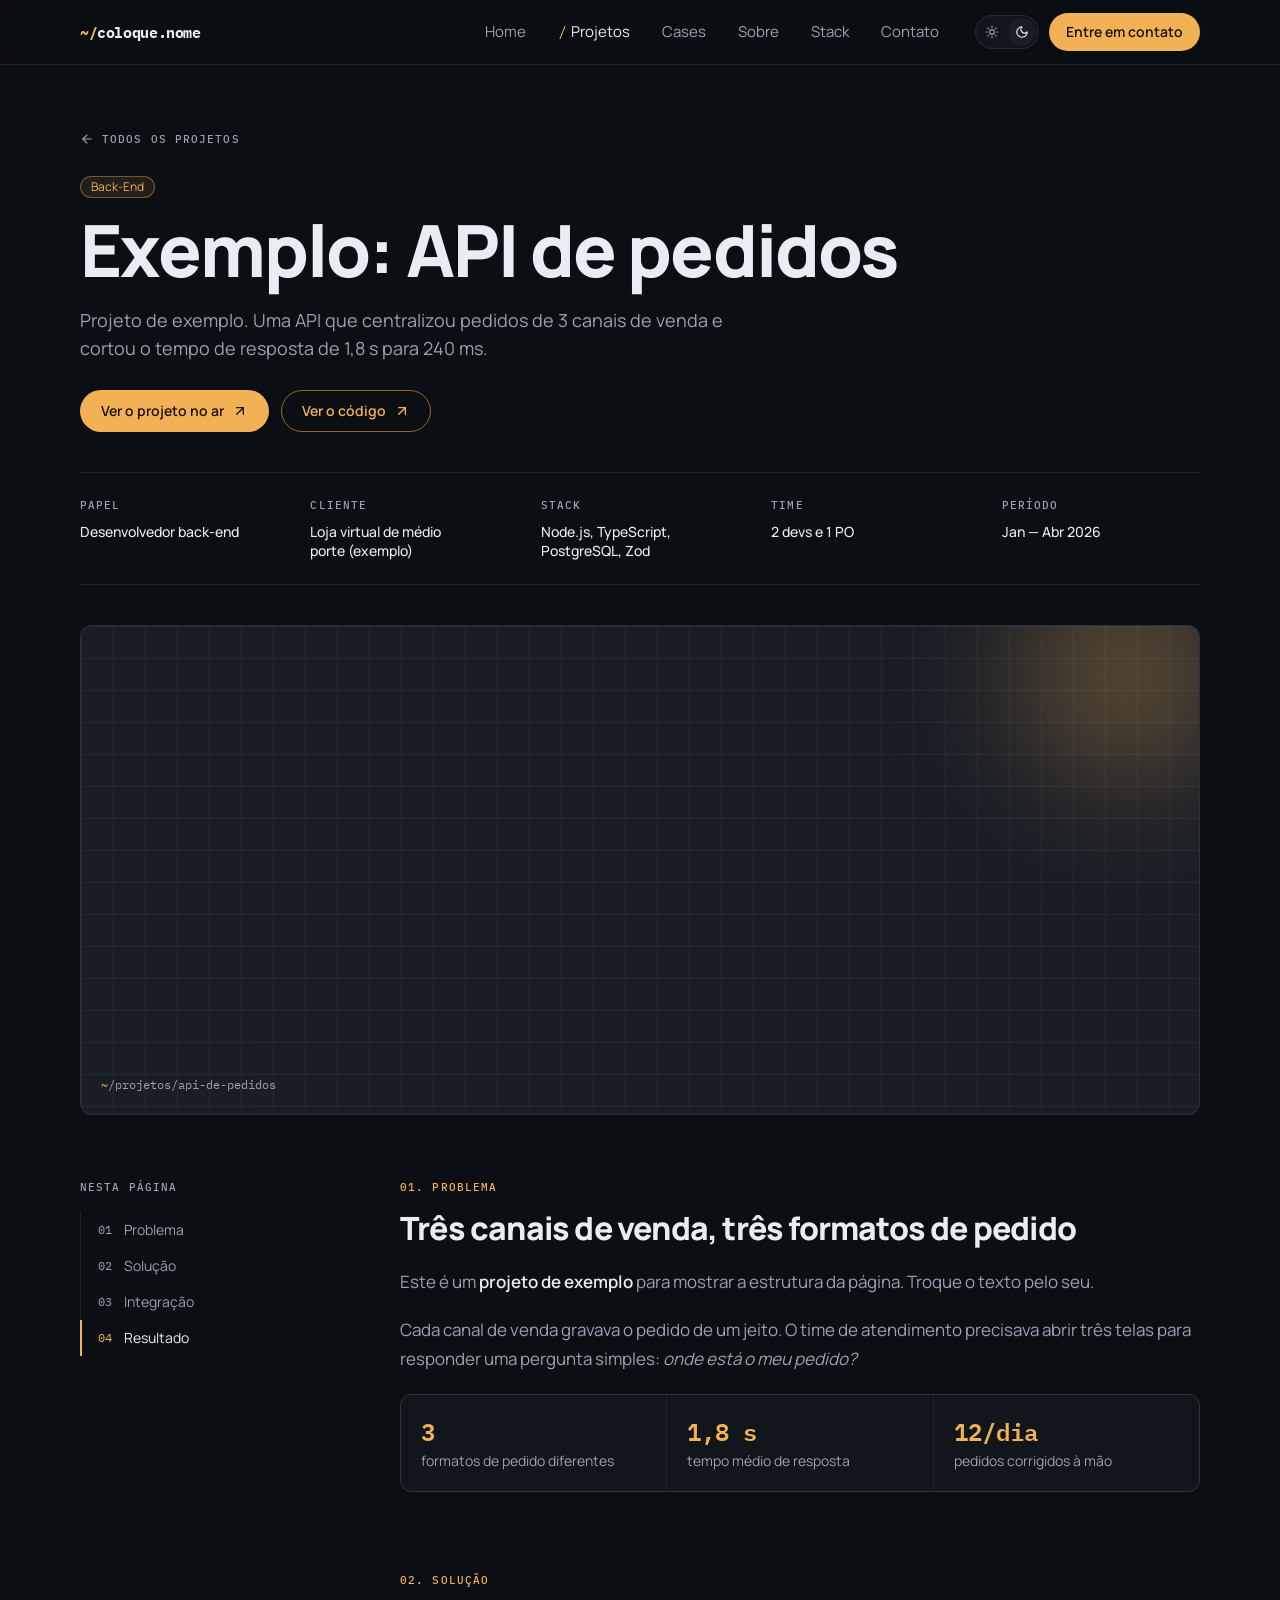
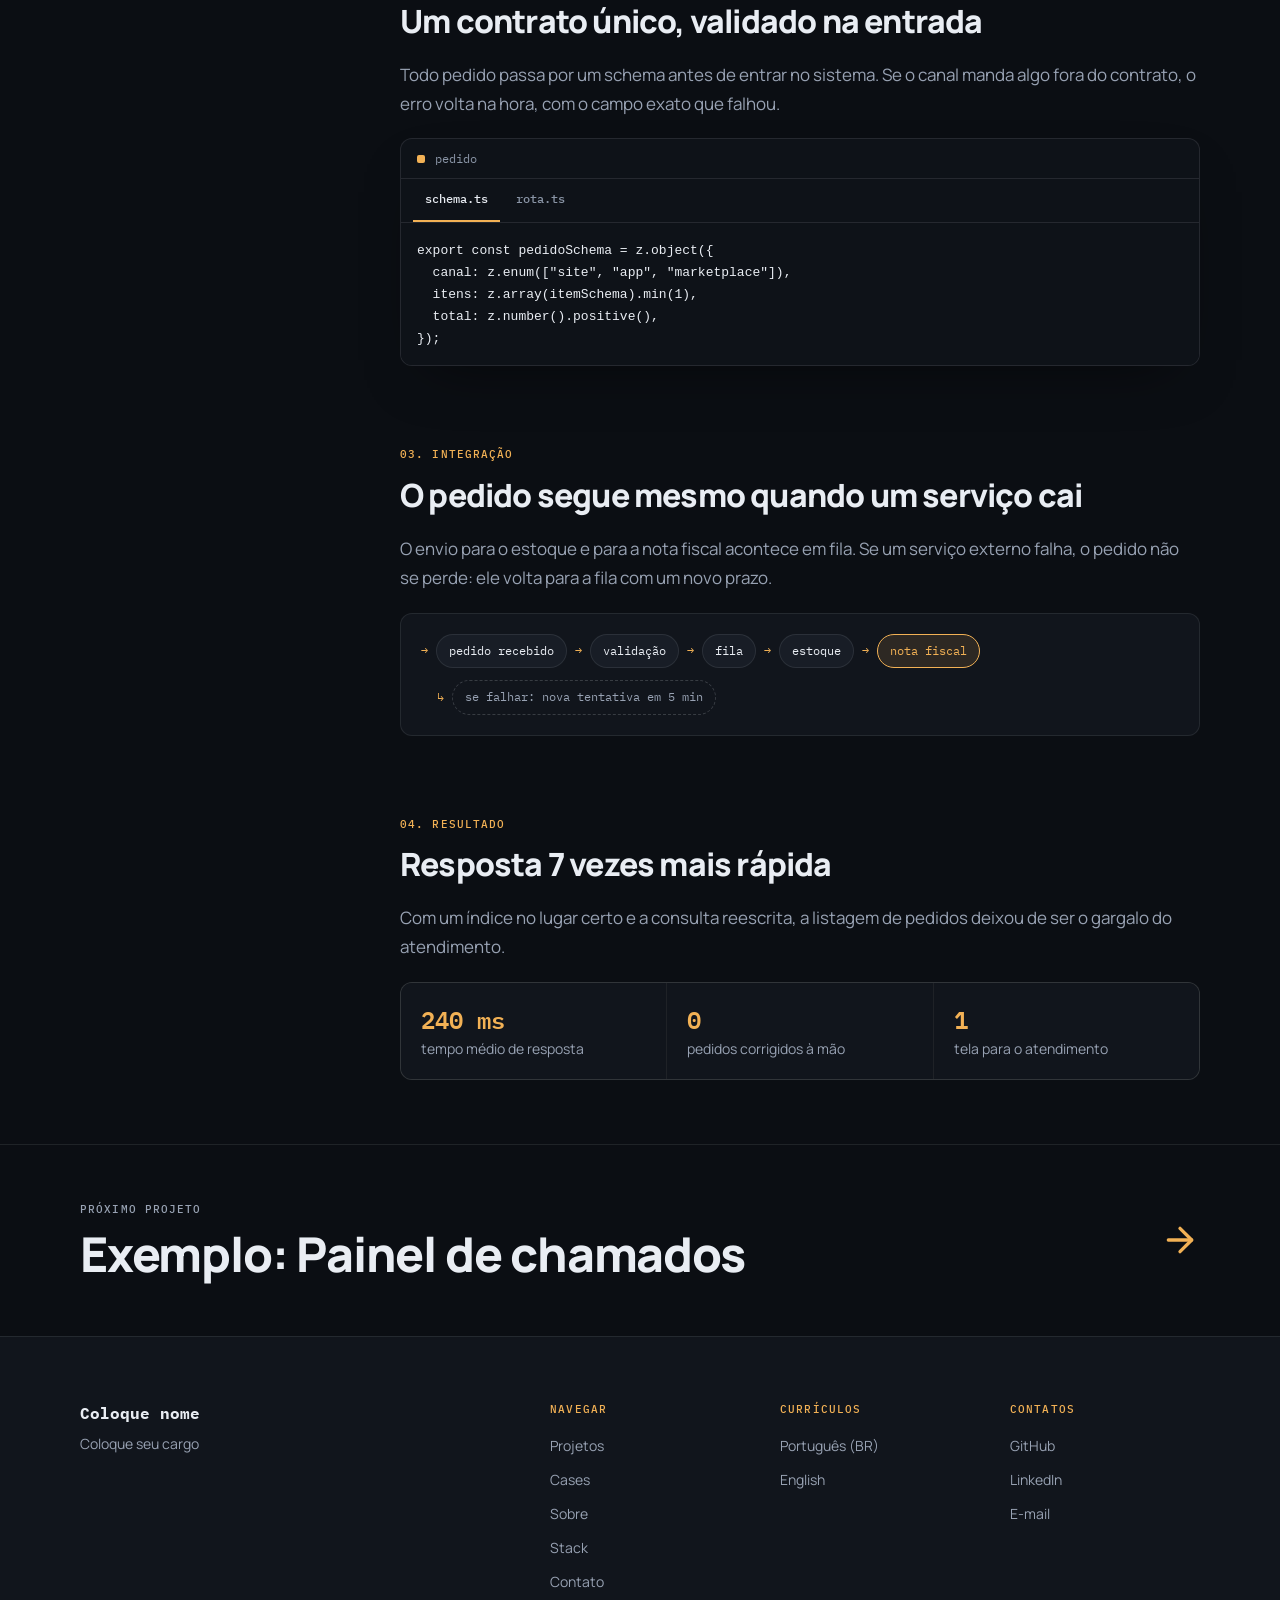
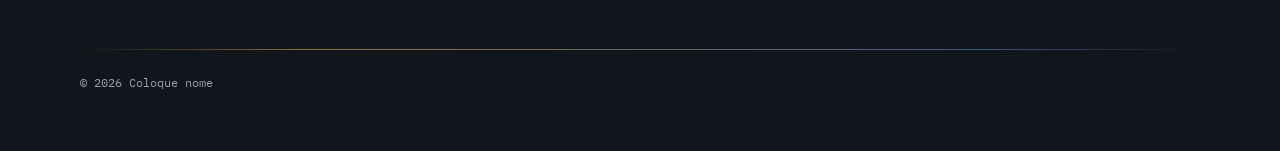
<file: projetos/api-de-pedidos.html>
<!DOCTYPE html>
<html lang="pt-BR">
<head>
  <meta charset="UTF-8">
  <meta name="viewport" content="width=device-width, initial-scale=1">
  <title>Exemplo: API de pedidos · Coloque nome</title>
  <meta name="description" content="Projeto de exemplo. Uma API que centralizou pedidos de 3 canais de venda e cortou o tempo de resposta de 1,8 s para 240 ms.">
  <meta property="og:title" content="Exemplo: API de pedidos · Coloque nome">
  <meta property="og:description" content="Projeto de exemplo. Uma API que centralizou pedidos de 3 canais de venda e cortou o tempo de resposta de 1,8 s para 240 ms.">
  <meta property="og:type" content="website">
  <meta property="og:locale" content="pt_BR">
  <link rel="icon" href="../assets/favicon.svg" type="image/svg+xml">

  <link rel="preconnect" href="https://fonts.googleapis.com">
  <link rel="preconnect" href="https://fonts.gstatic.com" crossorigin>
  <link rel="stylesheet" href="https://fonts.googleapis.com/css2?family=IBM+Plex+Mono:wght@400;500;600;700&family=Manrope:wght@400..800&display=swap">

  <link rel="stylesheet" href="../css/tokens.css">
  <link rel="stylesheet" href="../css/base.css">
  <link rel="stylesheet" href="../css/componentes.css">
  <link rel="stylesheet" href="../css/layout.css">
  <link rel="stylesheet" href="../css/entrada.css">

  <!-- Aplica o tema antes de desenhar a página. -->
  <script src="../js/tema.js"></script>
</head>
<body>
  <a class="pular" href="#conteudo">Pular para o conteúdo</a>

  <header class="cabecalho">
    <div class="container cabecalho__barra">
      <a class="logo" href="../index.html" aria-label="Ir para a página inicial"><span aria-hidden="true">~/</span>coloque.nome</a>

      <div class="cabecalho__lado">
        <nav class="nav" aria-label="Navegação principal">
          <ul>
            <li><a href="../index.html">Home</a></li>
            <li><a href="../projetos.html" aria-current="page"><span class="nav__marca" aria-hidden="true">/</span>Projetos</a></li>
            <li><a href="../cases.html">Cases</a></li>
            <li><a href="../sobre.html">Sobre</a></li>
            <li><a href="../stack.html">Stack</a></li>
            <li><a href="../contato.html">Contato</a></li>
          </ul>
        </nav>

        <div class="cabecalho__acoes">
          <div class="tema" role="group" aria-label="Tema">
            <button class="tema__botao" type="button" data-definir-tema="claro" aria-label="Usar tema claro" title="Usar tema claro">
              <svg class="icone" viewBox="0 0 24 24" aria-hidden="true"><circle cx="12" cy="12" r="4"/><path d="M12 2v2"/><path d="M12 20v2"/><path d="m4.93 4.93 1.41 1.41"/><path d="m17.66 17.66 1.41 1.41"/><path d="M2 12h2"/><path d="M20 12h2"/><path d="m6.34 17.66-1.41 1.41"/><path d="m19.07 4.93-1.41 1.41"/></svg>
            </button>
            <button class="tema__botao" type="button" data-definir-tema="escuro" aria-label="Usar tema escuro" title="Usar tema escuro">
              <svg class="icone" viewBox="0 0 24 24" aria-hidden="true"><path d="M12 3a6 6 0 0 0 9 9 9 9 0 1 1-9-9Z"/></svg>
            </button>
          </div>
          <a class="botao botao--primario cabecalho__cta" href="../contato.html">Entre em contato</a>
          <button class="menu-botao" type="button" aria-expanded="false" aria-controls="menu-mobile" aria-label="Abrir menu">
            <svg class="icone icone--abrir" viewBox="0 0 24 24" aria-hidden="true"><path d="M4 6h16"/><path d="M4 12h16"/><path d="M4 18h16"/></svg>
            <svg class="icone icone--fechar" viewBox="0 0 24 24" aria-hidden="true"><path d="M18 6 6 18"/><path d="m6 6 12 12"/></svg>
          </button>
        </div>
      </div>
    </div>

    <nav class="menu-mobile" id="menu-mobile" aria-label="Navegação principal" hidden>
      <ul class="container">
        <li><a class="menu-mobile__link" href="../index.html"><span class="nav__marca" aria-hidden="true">/</span>Home</a></li>
        <li><a class="menu-mobile__link" href="../projetos.html" aria-current="page"><span class="nav__marca" aria-hidden="true">/</span>Projetos</a></li>
        <li><a class="menu-mobile__link" href="../cases.html"><span class="nav__marca" aria-hidden="true">/</span>Cases</a></li>
        <li><a class="menu-mobile__link" href="../sobre.html"><span class="nav__marca" aria-hidden="true">/</span>Sobre</a></li>
        <li><a class="menu-mobile__link" href="../stack.html"><span class="nav__marca" aria-hidden="true">/</span>Stack</a></li>
        <li><a class="menu-mobile__link" href="../contato.html"><span class="nav__marca" aria-hidden="true">/</span>Contato</a></li>
        <li class="menu-mobile__cta"><a class="botao botao--primario" href="../contato.html">Entre em contato</a></li>
      </ul>
    </nav>
  </header>

  <main id="conteudo">
    <article data-tom="projeto">
      <header class="container entrada__cabecalho">
        <a class="rotulo entrada__voltar" href="../projetos.html"><svg class="icone" viewBox="0 0 24 24" aria-hidden="true"><path d="m12 19-7-7 7-7"/><path d="M19 12H5"/></svg> Todos os projetos</a>

        <ul class="tags">
          <li class="tag tag--tom">Back-End</li>
        </ul>

        <h1 class="entrada__titulo">Exemplo: API de pedidos</h1>
        <p class="entrada__resumo">Projeto de exemplo. Uma API que centralizou pedidos de 3 canais de venda e cortou o tempo de resposta de 1,8 s para 240 ms.</p>
        <div class="entrada__acoes">
          <a class="botao botao--primario" href="https://example.com" target="_blank" rel="noopener noreferrer">Ver o projeto no ar <svg class="icone" viewBox="0 0 24 24" aria-hidden="true"><path d="M7 7h10v10"/><path d="M7 17 17 7"/></svg><span class="so-leitor"> (abre em nova aba)</span></a>
          <a class="botao botao--secundario" href="https://github.com/seu-usuario/api-de-pedidos" target="_blank" rel="noopener noreferrer">Ver o código <svg class="icone" viewBox="0 0 24 24" aria-hidden="true"><path d="M7 7h10v10"/><path d="M7 17 17 7"/></svg><span class="so-leitor"> (abre em nova aba)</span></a>
        </div>

        <dl class="metadados">
          <div>
            <dt class="rotulo">Papel</dt>
            <dd>Desenvolvedor back-end</dd>
          </div>
          <div>
            <dt class="rotulo">Cliente</dt>
            <dd>Loja virtual de médio porte (exemplo)</dd>
          </div>
          <div>
            <dt class="rotulo">Stack</dt>
            <dd>Node.js, TypeScript, PostgreSQL, Zod</dd>
          </div>
          <div>
            <dt class="rotulo">Time</dt>
            <dd>2 devs e 1 PO</dd>
          </div>
          <div>
            <dt class="rotulo">Período</dt>
            <dd>Jan — Abr 2026</dd>
          </div>
        </dl>

        <div class="capa" aria-hidden="true">
          <div class="malha"></div>
          <p class="capa__caminho"><span>~</span>/projetos/api-de-pedidos</p>
        </div>
      </header>

      <div class="container entrada__corpo">
        <aside>
          <nav class="indice" aria-label="Nesta página">
            <p class="rotulo">Nesta página</p>
            <ol>
              <li><a href="#problema" aria-current="location"><span class="indice__numero">01</span>Problema</a></li>
              <li><a href="#solucao"><span class="indice__numero">02</span>Solução</a></li>
              <li><a href="#integracao"><span class="indice__numero">03</span>Integração</a></li>
              <li><a href="#resultado"><span class="indice__numero">04</span>Resultado</a></li>
            </ol>
          </nav>
        </aside>

        <div class="prosa">
          <section class="capitulo" id="problema">
            <p class="rotulo capitulo__rotulo">01. Problema</p>
            <h2>Três canais de venda, três formatos de pedido<a class="ancora" href="#problema" aria-hidden="true" tabindex="-1">#</a></h2>
            <p>Este é um <strong>projeto de exemplo</strong> para mostrar a estrutura da página. Troque o texto pelo seu.</p>
            <p>Cada canal de venda gravava o pedido de um jeito. O time de atendimento precisava abrir três telas para responder uma pergunta simples: <em>onde está o meu pedido?</em></p>
            <dl class="metricas">
              <div>
                <dt>formatos de pedido diferentes</dt>
                <dd>3</dd>
              </div>
              <div>
                <dt>tempo médio de resposta</dt>
                <dd>1,8 s</dd>
              </div>
              <div>
                <dt>pedidos corrigidos à mão</dt>
                <dd>12/dia</dd>
              </div>
            </dl>
          </section>

          <section class="capitulo" id="solucao">
            <p class="rotulo capitulo__rotulo">02. Solução</p>
            <h2>Um contrato único, validado na entrada<a class="ancora" href="#solucao" aria-hidden="true" tabindex="-1">#</a></h2>
            <p>Todo pedido passa por um schema antes de entrar no sistema. Se o canal manda algo fora do contrato, o erro volta na hora, com o campo exato que falhou.</p>
            <div class="janela">
              <div class="janela__barra">
                <p class="janela__titulo"><span>pedido</span></p>
              </div>
              <div class="abas" data-abas>
                <div class="abas__lista" role="tablist" aria-label="pedido">
                  <button class="abas__aba" type="button" role="tab" id="aba-1" aria-controls="painel-1" aria-selected="true">schema.ts</button>
                  <button class="abas__aba" type="button" role="tab" id="aba-2" aria-controls="painel-2" aria-selected="false" tabindex="-1">rota.ts</button>
                </div>
                <div class="abas__painel" role="tabpanel" id="painel-1" aria-labelledby="aba-1" tabindex="0">
                  <pre><code>export const pedidoSchema = z.object({
  canal: z.enum(["site", "app", "marketplace"]),
  itens: z.array(itemSchema).min(1),
  total: z.number().positive(),
});</code></pre>
                </div>
                <div class="abas__painel" role="tabpanel" id="painel-2" aria-labelledby="aba-2" tabindex="0" hidden>
                  <pre><code>app.post("/pedidos", async (req, res) =&gt; {
  const pedido = pedidoSchema.safeParse(req.body);
  if (!pedido.success) {
    return res.status(422).json(formatarErro(pedido.error));
  }
  res.status(201).json(await criarPedido(pedido.data));
});</code></pre>
                </div>
              </div>
            </div>
          </section>

          <section class="capitulo" id="integracao">
            <p class="rotulo capitulo__rotulo">03. Integração</p>
            <h2>O pedido segue mesmo quando um serviço cai<a class="ancora" href="#integracao" aria-hidden="true" tabindex="-1">#</a></h2>
            <p>O envio para o estoque e para a nota fiscal acontece em fila. Se um serviço externo falha, o pedido não se perde: ele volta para a fila com um novo prazo.</p>
            <ol class="fluxo">
              <li><span>pedido recebido</span></li>
              <li><span>validação</span></li>
              <li><span>fila</span></li>
              <li><span>estoque</span></li>
              <li class="fluxo__destaque"><span>nota fiscal</span></li>
              <li class="fluxo__ramo"><span>se falhar: nova tentativa em 5 min</span></li>
            </ol>
          </section>

          <section class="capitulo" id="resultado">
            <p class="rotulo capitulo__rotulo">04. Resultado</p>
            <h2>Resposta 7 vezes mais rápida<a class="ancora" href="#resultado" aria-hidden="true" tabindex="-1">#</a></h2>
            <p>Com um índice no lugar certo e a consulta reescrita, a listagem de pedidos deixou de ser o gargalo do atendimento.</p>
            <dl class="metricas">
              <div>
                <dt>tempo médio de resposta</dt>
                <dd>240 ms</dd>
              </div>
              <div>
                <dt>pedidos corrigidos à mão</dt>
                <dd>0</dd>
              </div>
              <div>
                <dt>tela para o atendimento</dt>
                <dd>1</dd>
              </div>
            </dl>
          </section>
        </div>
      </div>

      <div class="proximo">
        <a class="container" href="painel-de-chamados.html">
          <span>
            <span class="rotulo">Próximo projeto</span>
            <span class="proximo__titulo">Exemplo: Painel de chamados</span>
          </span>
          <svg class="icone" viewBox="0 0 24 24" aria-hidden="true"><path d="M5 12h14"/><path d="m12 5 7 7-7 7"/></svg>
        </a>
      </div>
    </article>
  </main>

  <footer class="rodape">
    <div class="container rodape__conteudo">
      <div class="rodape__grade">
        <div>
          <p class="rodape__nome">Coloque nome</p>
          <p class="rodape__cargo">Coloque seu cargo</p>
        </div>

        <div class="rodape__colunas">
          <div>
            <h2 class="rotulo">Navegar</h2>
            <ul>
              <li><a href="../projetos.html">Projetos</a></li>
              <li><a href="../cases.html">Cases</a></li>
              <li><a href="../sobre.html">Sobre</a></li>
              <li><a href="../stack.html">Stack</a></li>
              <li><a href="../contato.html">Contato</a></li>
            </ul>
          </div>

          <div>
            <h2 class="rotulo">Currículos</h2>
            <ul>
              <li><a href="../assets/curriculos/curriculo-pt-br.pdf" target="_blank" rel="noopener noreferrer">Português (BR)<span class="so-leitor"> (abre em nova aba)</span></a></li>
              <li><a href="../assets/curriculos/resume-en.pdf" target="_blank" rel="noopener noreferrer" lang="en">English<span class="so-leitor" lang="pt-BR"> (abre em nova aba)</span></a></li>
            </ul>
          </div>

          <div>
            <h2 class="rotulo">Contatos</h2>
            <ul>
              <li><a href="https://github.com/seu-usuario" target="_blank" rel="noopener noreferrer">GitHub<span class="so-leitor"> (abre em nova aba)</span></a></li>
              <li><a href="https://www.linkedin.com/in/seu-usuario" target="_blank" rel="noopener noreferrer">LinkedIn<span class="so-leitor"> (abre em nova aba)</span></a></li>
              <li><a href="mailto:seuemail@exemplo.com">E-mail</a></li>
            </ul>
          </div>
        </div>
      </div>

      <div class="divisor"></div>
      <p class="rodape__direitos">© <span id="ano">2026</span> Coloque nome</p>
    </div>
  </footer>

  <script src="../js/menu.js" defer></script>
  <script src="../js/rodape.js" defer></script>
  <script src="../js/revelar.js" defer></script>
  <script src="../js/indice.js" defer></script>
  <script src="../js/abas.js" defer></script>
</body>
</html>
</file>
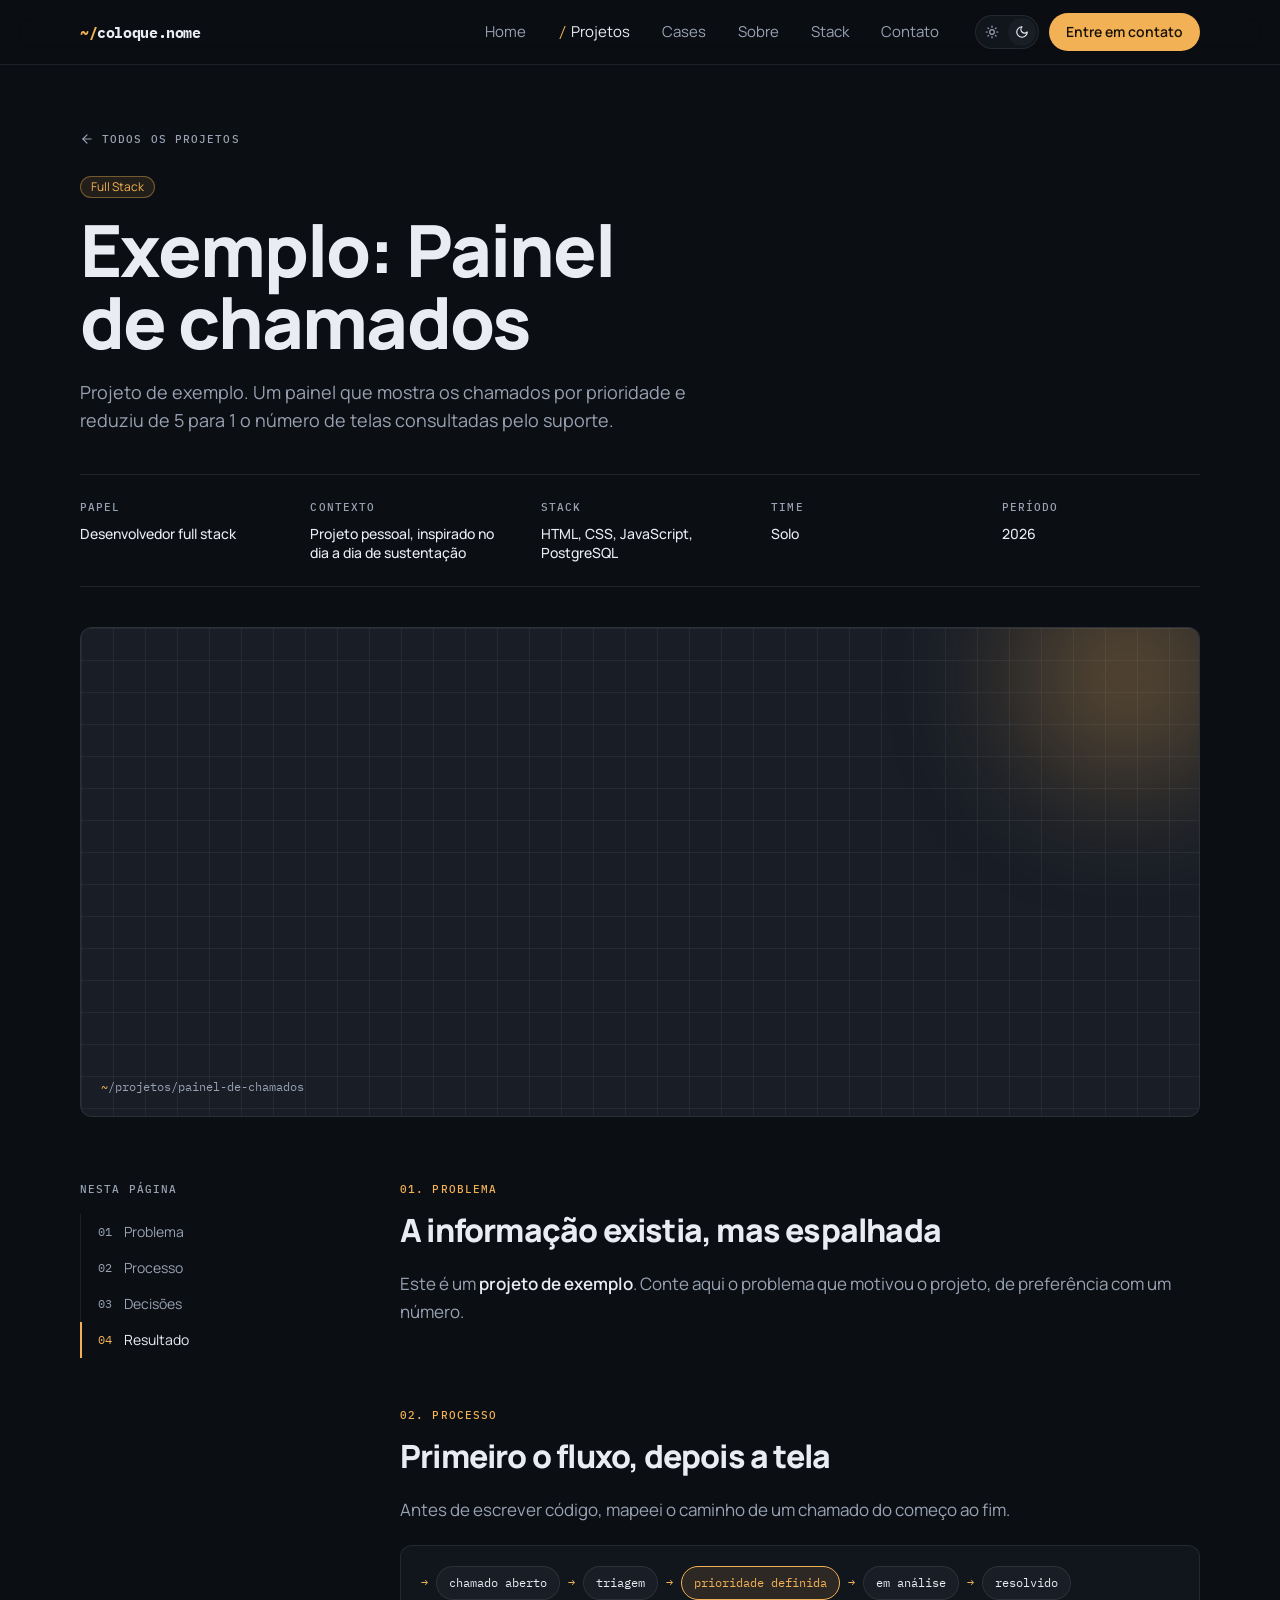
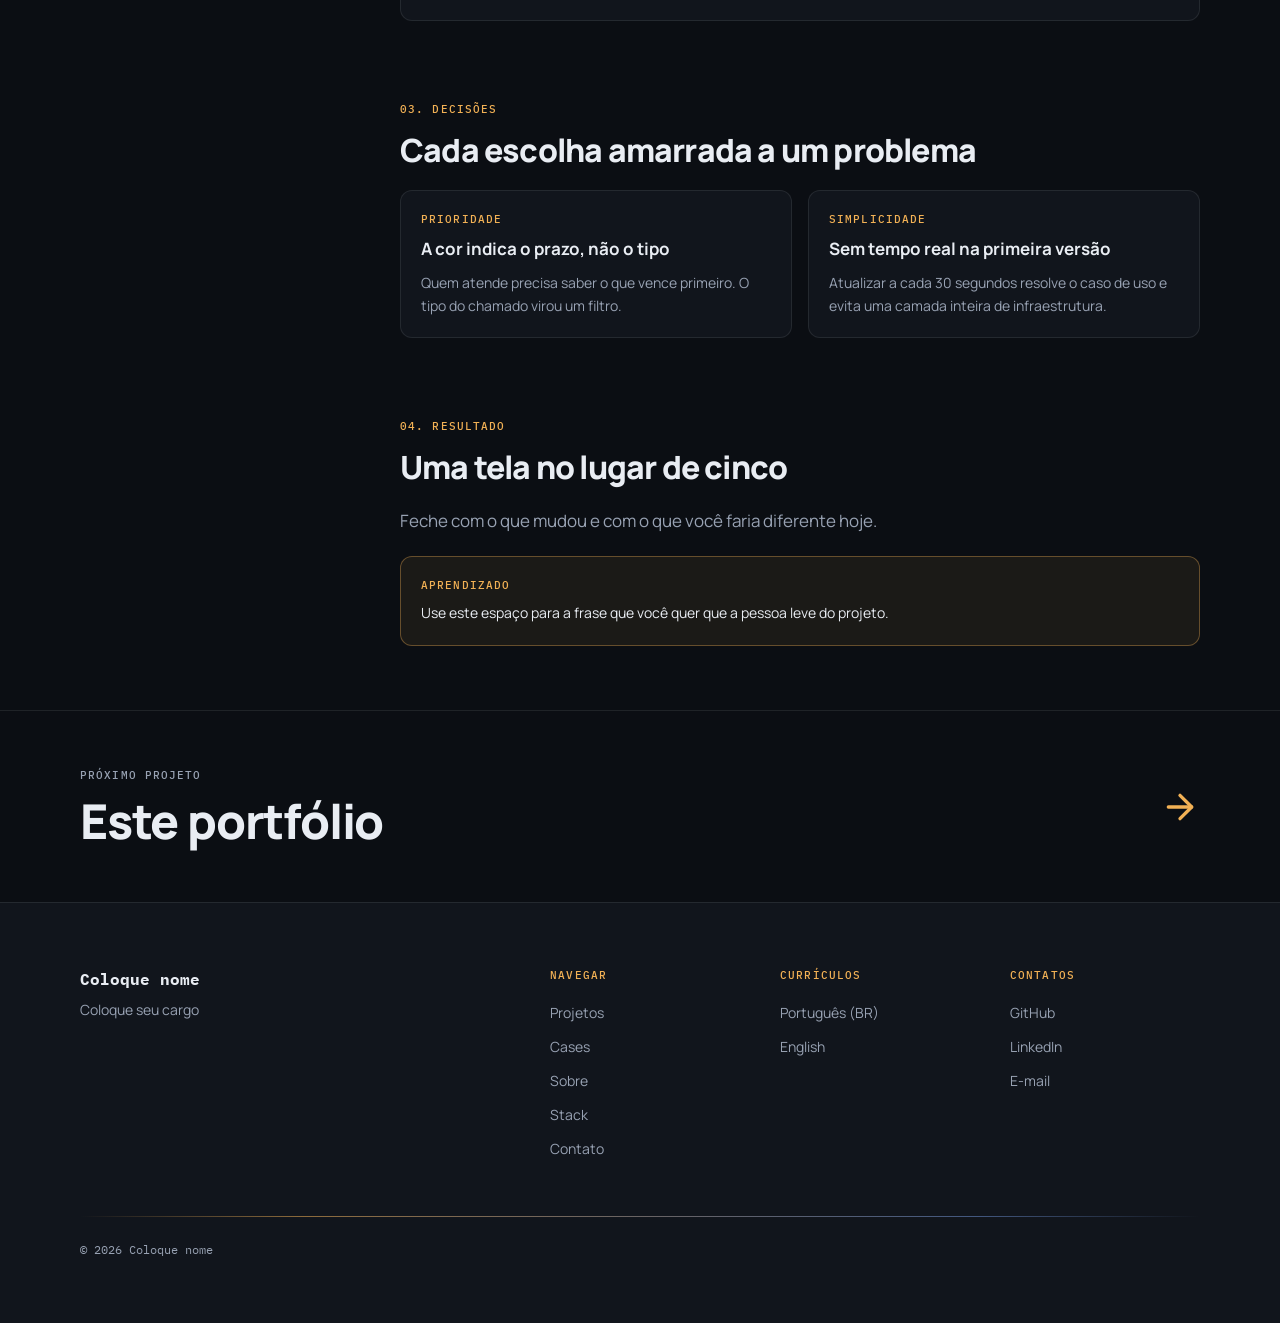
<file: projetos/painel-de-chamados.html>
<!DOCTYPE html>
<html lang="pt-BR">
<head>
  <meta charset="UTF-8">
  <meta name="viewport" content="width=device-width, initial-scale=1">
  <title>Exemplo: Painel de chamados · Coloque nome</title>
  <meta name="description" content="Projeto de exemplo. Um painel que mostra os chamados por prioridade e reduziu de 5 para 1 o número de telas consultadas pelo suporte.">
  <meta property="og:title" content="Exemplo: Painel de chamados · Coloque nome">
  <meta property="og:description" content="Projeto de exemplo. Um painel que mostra os chamados por prioridade e reduziu de 5 para 1 o número de telas consultadas pelo suporte.">
  <meta property="og:type" content="website">
  <meta property="og:locale" content="pt_BR">
  <link rel="icon" href="../assets/favicon.svg" type="image/svg+xml">

  <link rel="preconnect" href="https://fonts.googleapis.com">
  <link rel="preconnect" href="https://fonts.gstatic.com" crossorigin>
  <link rel="stylesheet" href="https://fonts.googleapis.com/css2?family=IBM+Plex+Mono:wght@400;500;600;700&family=Manrope:wght@400..800&display=swap">

  <link rel="stylesheet" href="../css/tokens.css">
  <link rel="stylesheet" href="../css/base.css">
  <link rel="stylesheet" href="../css/componentes.css">
  <link rel="stylesheet" href="../css/layout.css">
  <link rel="stylesheet" href="../css/entrada.css">

  <!-- Aplica o tema antes de desenhar a página. -->
  <script src="../js/tema.js"></script>
</head>
<body>
  <a class="pular" href="#conteudo">Pular para o conteúdo</a>

  <header class="cabecalho">
    <div class="container cabecalho__barra">
      <a class="logo" href="../index.html" aria-label="Ir para a página inicial"><span aria-hidden="true">~/</span>coloque.nome</a>

      <div class="cabecalho__lado">
        <nav class="nav" aria-label="Navegação principal">
          <ul>
            <li><a href="../index.html">Home</a></li>
            <li><a href="../projetos.html" aria-current="page"><span class="nav__marca" aria-hidden="true">/</span>Projetos</a></li>
            <li><a href="../cases.html">Cases</a></li>
            <li><a href="../sobre.html">Sobre</a></li>
            <li><a href="../stack.html">Stack</a></li>
            <li><a href="../contato.html">Contato</a></li>
          </ul>
        </nav>

        <div class="cabecalho__acoes">
          <div class="tema" role="group" aria-label="Tema">
            <button class="tema__botao" type="button" data-definir-tema="claro" aria-label="Usar tema claro" title="Usar tema claro">
              <svg class="icone" viewBox="0 0 24 24" aria-hidden="true"><circle cx="12" cy="12" r="4"/><path d="M12 2v2"/><path d="M12 20v2"/><path d="m4.93 4.93 1.41 1.41"/><path d="m17.66 17.66 1.41 1.41"/><path d="M2 12h2"/><path d="M20 12h2"/><path d="m6.34 17.66-1.41 1.41"/><path d="m19.07 4.93-1.41 1.41"/></svg>
            </button>
            <button class="tema__botao" type="button" data-definir-tema="escuro" aria-label="Usar tema escuro" title="Usar tema escuro">
              <svg class="icone" viewBox="0 0 24 24" aria-hidden="true"><path d="M12 3a6 6 0 0 0 9 9 9 9 0 1 1-9-9Z"/></svg>
            </button>
          </div>
          <a class="botao botao--primario cabecalho__cta" href="../contato.html">Entre em contato</a>
          <button class="menu-botao" type="button" aria-expanded="false" aria-controls="menu-mobile" aria-label="Abrir menu">
            <svg class="icone icone--abrir" viewBox="0 0 24 24" aria-hidden="true"><path d="M4 6h16"/><path d="M4 12h16"/><path d="M4 18h16"/></svg>
            <svg class="icone icone--fechar" viewBox="0 0 24 24" aria-hidden="true"><path d="M18 6 6 18"/><path d="m6 6 12 12"/></svg>
          </button>
        </div>
      </div>
    </div>

    <nav class="menu-mobile" id="menu-mobile" aria-label="Navegação principal" hidden>
      <ul class="container">
        <li><a class="menu-mobile__link" href="../index.html"><span class="nav__marca" aria-hidden="true">/</span>Home</a></li>
        <li><a class="menu-mobile__link" href="../projetos.html" aria-current="page"><span class="nav__marca" aria-hidden="true">/</span>Projetos</a></li>
        <li><a class="menu-mobile__link" href="../cases.html"><span class="nav__marca" aria-hidden="true">/</span>Cases</a></li>
        <li><a class="menu-mobile__link" href="../sobre.html"><span class="nav__marca" aria-hidden="true">/</span>Sobre</a></li>
        <li><a class="menu-mobile__link" href="../stack.html"><span class="nav__marca" aria-hidden="true">/</span>Stack</a></li>
        <li><a class="menu-mobile__link" href="../contato.html"><span class="nav__marca" aria-hidden="true">/</span>Contato</a></li>
        <li class="menu-mobile__cta"><a class="botao botao--primario" href="../contato.html">Entre em contato</a></li>
      </ul>
    </nav>
  </header>

  <main id="conteudo">
    <article data-tom="projeto">
      <header class="container entrada__cabecalho">
        <a class="rotulo entrada__voltar" href="../projetos.html"><svg class="icone" viewBox="0 0 24 24" aria-hidden="true"><path d="m12 19-7-7 7-7"/><path d="M19 12H5"/></svg> Todos os projetos</a>

        <ul class="tags">
          <li class="tag tag--tom">Full Stack</li>
        </ul>

        <h1 class="entrada__titulo">Exemplo: Painel de chamados</h1>
        <p class="entrada__resumo">Projeto de exemplo. Um painel que mostra os chamados por prioridade e reduziu de 5 para 1 o número de telas consultadas pelo suporte.</p>

        <dl class="metadados">
          <div>
            <dt class="rotulo">Papel</dt>
            <dd>Desenvolvedor full stack</dd>
          </div>
          <div>
            <dt class="rotulo">Contexto</dt>
            <dd>Projeto pessoal, inspirado no dia a dia de sustentação</dd>
          </div>
          <div>
            <dt class="rotulo">Stack</dt>
            <dd>HTML, CSS, JavaScript, PostgreSQL</dd>
          </div>
          <div>
            <dt class="rotulo">Time</dt>
            <dd>Solo</dd>
          </div>
          <div>
            <dt class="rotulo">Período</dt>
            <dd>2026</dd>
          </div>
        </dl>

        <div class="capa" aria-hidden="true">
          <div class="malha"></div>
          <p class="capa__caminho"><span>~</span>/projetos/painel-de-chamados</p>
        </div>
      </header>

      <div class="container entrada__corpo">
        <aside>
          <nav class="indice" aria-label="Nesta página">
            <p class="rotulo">Nesta página</p>
            <ol>
              <li><a href="#problema" aria-current="location"><span class="indice__numero">01</span>Problema</a></li>
              <li><a href="#processo"><span class="indice__numero">02</span>Processo</a></li>
              <li><a href="#decisoes"><span class="indice__numero">03</span>Decisões</a></li>
              <li><a href="#resultado"><span class="indice__numero">04</span>Resultado</a></li>
            </ol>
          </nav>
        </aside>

        <div class="prosa">
          <section class="capitulo" id="problema">
            <p class="rotulo capitulo__rotulo">01. Problema</p>
            <h2>A informação existia, mas espalhada<a class="ancora" href="#problema" aria-hidden="true" tabindex="-1">#</a></h2>
            <p>Este é um <strong>projeto de exemplo</strong>. Conte aqui o problema que motivou o projeto, de preferência com um número.</p>
          </section>

          <section class="capitulo" id="processo">
            <p class="rotulo capitulo__rotulo">02. Processo</p>
            <h2>Primeiro o fluxo, depois a tela<a class="ancora" href="#processo" aria-hidden="true" tabindex="-1">#</a></h2>
            <p>Antes de escrever código, mapeei o caminho de um chamado do começo ao fim.</p>
            <ol class="fluxo">
              <li><span>chamado aberto</span></li>
              <li><span>triagem</span></li>
              <li class="fluxo__destaque"><span>prioridade definida</span></li>
              <li><span>em análise</span></li>
              <li><span>resolvido</span></li>
            </ol>
          </section>

          <section class="capitulo" id="decisoes">
            <p class="rotulo capitulo__rotulo">03. Decisões</p>
            <h2>Cada escolha amarrada a um problema<a class="ancora" href="#decisoes" aria-hidden="true" tabindex="-1">#</a></h2>
            <div class="decisoes">
              <div class="decisao">
                <p class="rotulo">Prioridade</p>
                <h3>A cor indica o prazo, não o tipo</h3>
                <p>Quem atende precisa saber o que vence primeiro. O tipo do chamado virou um filtro.</p>
              </div>
              <div class="decisao">
                <p class="rotulo">Simplicidade</p>
                <h3>Sem tempo real na primeira versão</h3>
                <p>Atualizar a cada 30 segundos resolve o caso de uso e evita uma camada inteira de infraestrutura.</p>
              </div>
            </div>
          </section>

          <section class="capitulo" id="resultado">
            <p class="rotulo capitulo__rotulo">04. Resultado</p>
            <h2>Uma tela no lugar de cinco<a class="ancora" href="#resultado" aria-hidden="true" tabindex="-1">#</a></h2>
            <p>Feche com o que mudou e com o que você faria diferente hoje.</p>
            <aside class="nota">
              <p class="rotulo">Aprendizado</p>
              <p>Use este espaço para a frase que você quer que a pessoa leve do projeto.</p>
            </aside>
          </section>
        </div>
      </div>

      <div class="proximo">
        <a class="container" href="portfolio.html">
          <span>
            <span class="rotulo">Próximo projeto</span>
            <span class="proximo__titulo">Este portfólio</span>
          </span>
          <svg class="icone" viewBox="0 0 24 24" aria-hidden="true"><path d="M5 12h14"/><path d="m12 5 7 7-7 7"/></svg>
        </a>
      </div>
    </article>
  </main>

  <footer class="rodape">
    <div class="container rodape__conteudo">
      <div class="rodape__grade">
        <div>
          <p class="rodape__nome">Coloque nome</p>
          <p class="rodape__cargo">Coloque seu cargo</p>
        </div>

        <div class="rodape__colunas">
          <div>
            <h2 class="rotulo">Navegar</h2>
            <ul>
              <li><a href="../projetos.html">Projetos</a></li>
              <li><a href="../cases.html">Cases</a></li>
              <li><a href="../sobre.html">Sobre</a></li>
              <li><a href="../stack.html">Stack</a></li>
              <li><a href="../contato.html">Contato</a></li>
            </ul>
          </div>

          <div>
            <h2 class="rotulo">Currículos</h2>
            <ul>
              <li><a href="../assets/curriculos/curriculo-pt-br.pdf" target="_blank" rel="noopener noreferrer">Português (BR)<span class="so-leitor"> (abre em nova aba)</span></a></li>
              <li><a href="../assets/curriculos/resume-en.pdf" target="_blank" rel="noopener noreferrer" lang="en">English<span class="so-leitor" lang="pt-BR"> (abre em nova aba)</span></a></li>
            </ul>
          </div>

          <div>
            <h2 class="rotulo">Contatos</h2>
            <ul>
              <li><a href="https://github.com/seu-usuario" target="_blank" rel="noopener noreferrer">GitHub<span class="so-leitor"> (abre em nova aba)</span></a></li>
              <li><a href="https://www.linkedin.com/in/seu-usuario" target="_blank" rel="noopener noreferrer">LinkedIn<span class="so-leitor"> (abre em nova aba)</span></a></li>
              <li><a href="mailto:seuemail@exemplo.com">E-mail</a></li>
            </ul>
          </div>
        </div>
      </div>

      <div class="divisor"></div>
      <p class="rodape__direitos">© <span id="ano">2026</span> Coloque nome</p>
    </div>
  </footer>

  <script src="../js/menu.js" defer></script>
  <script src="../js/rodape.js" defer></script>
  <script src="../js/revelar.js" defer></script>
  <script src="../js/indice.js" defer></script>
</body>
</html>
</file>
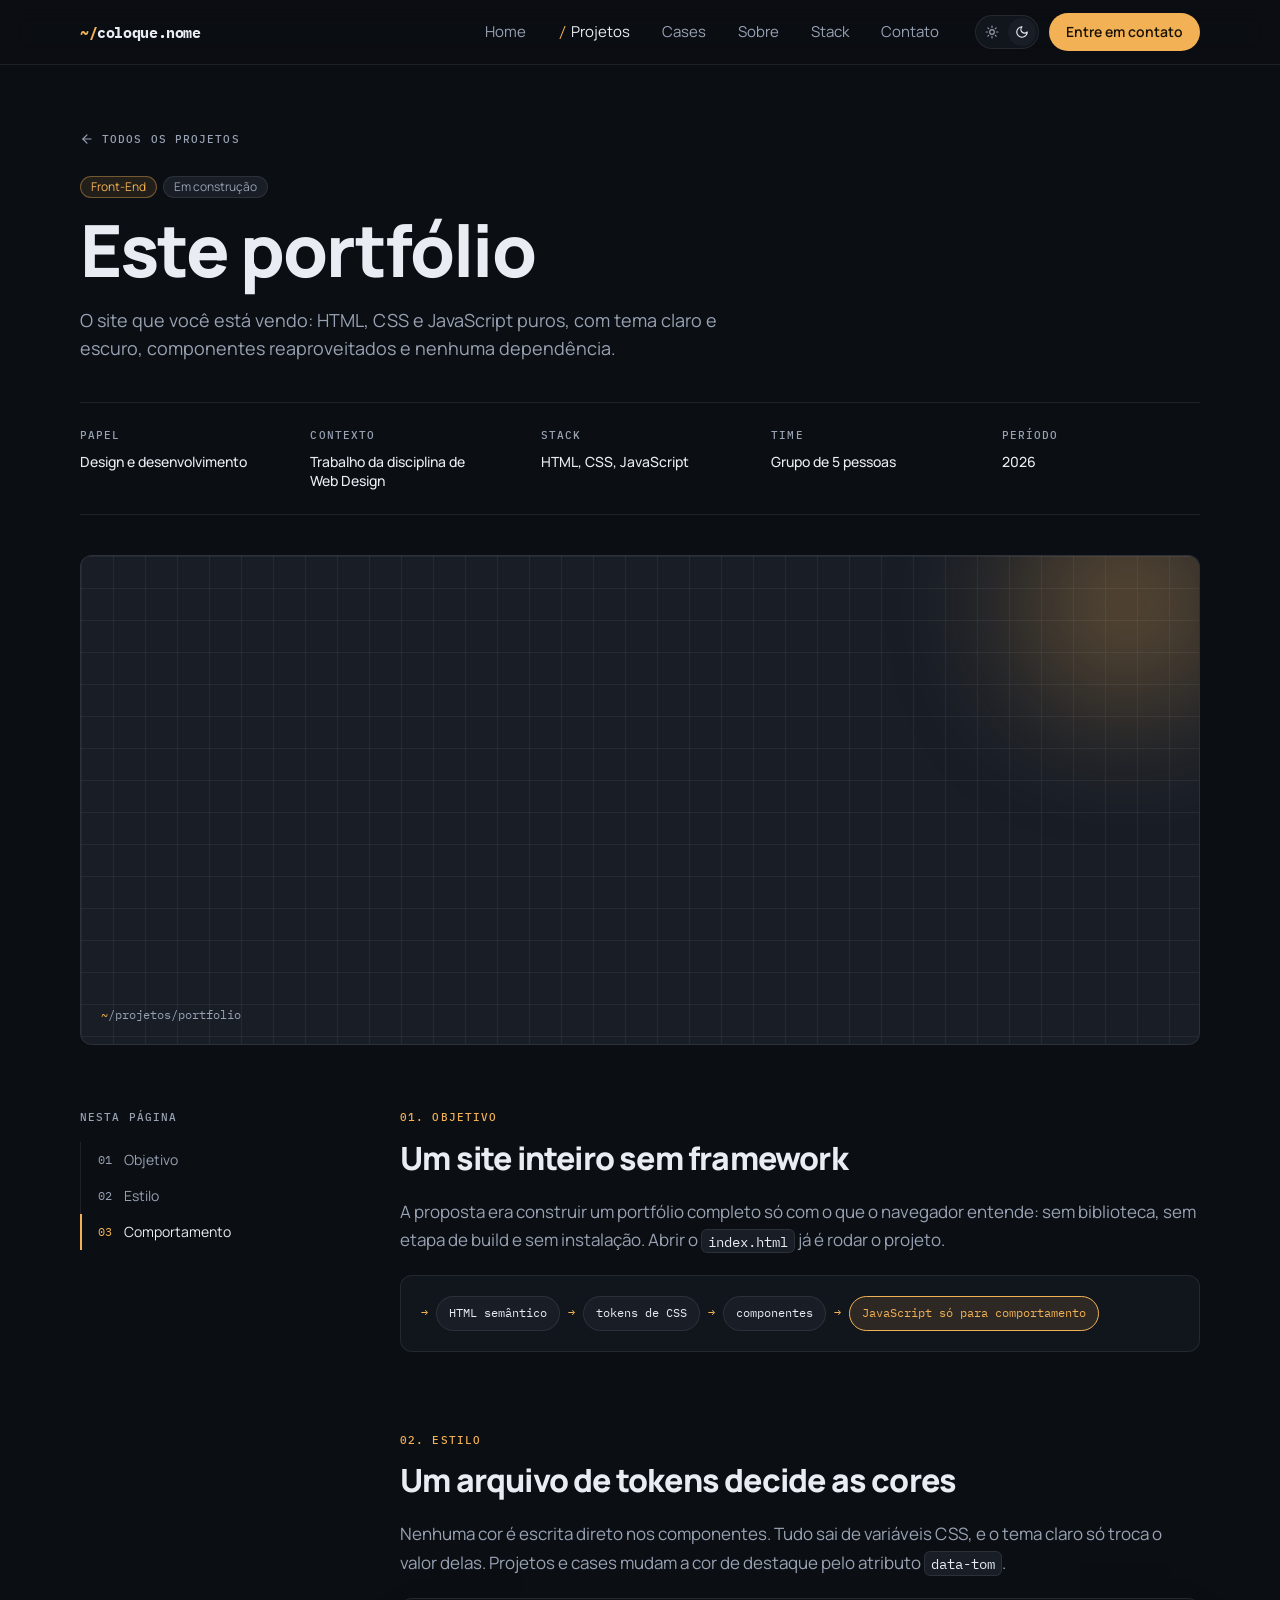
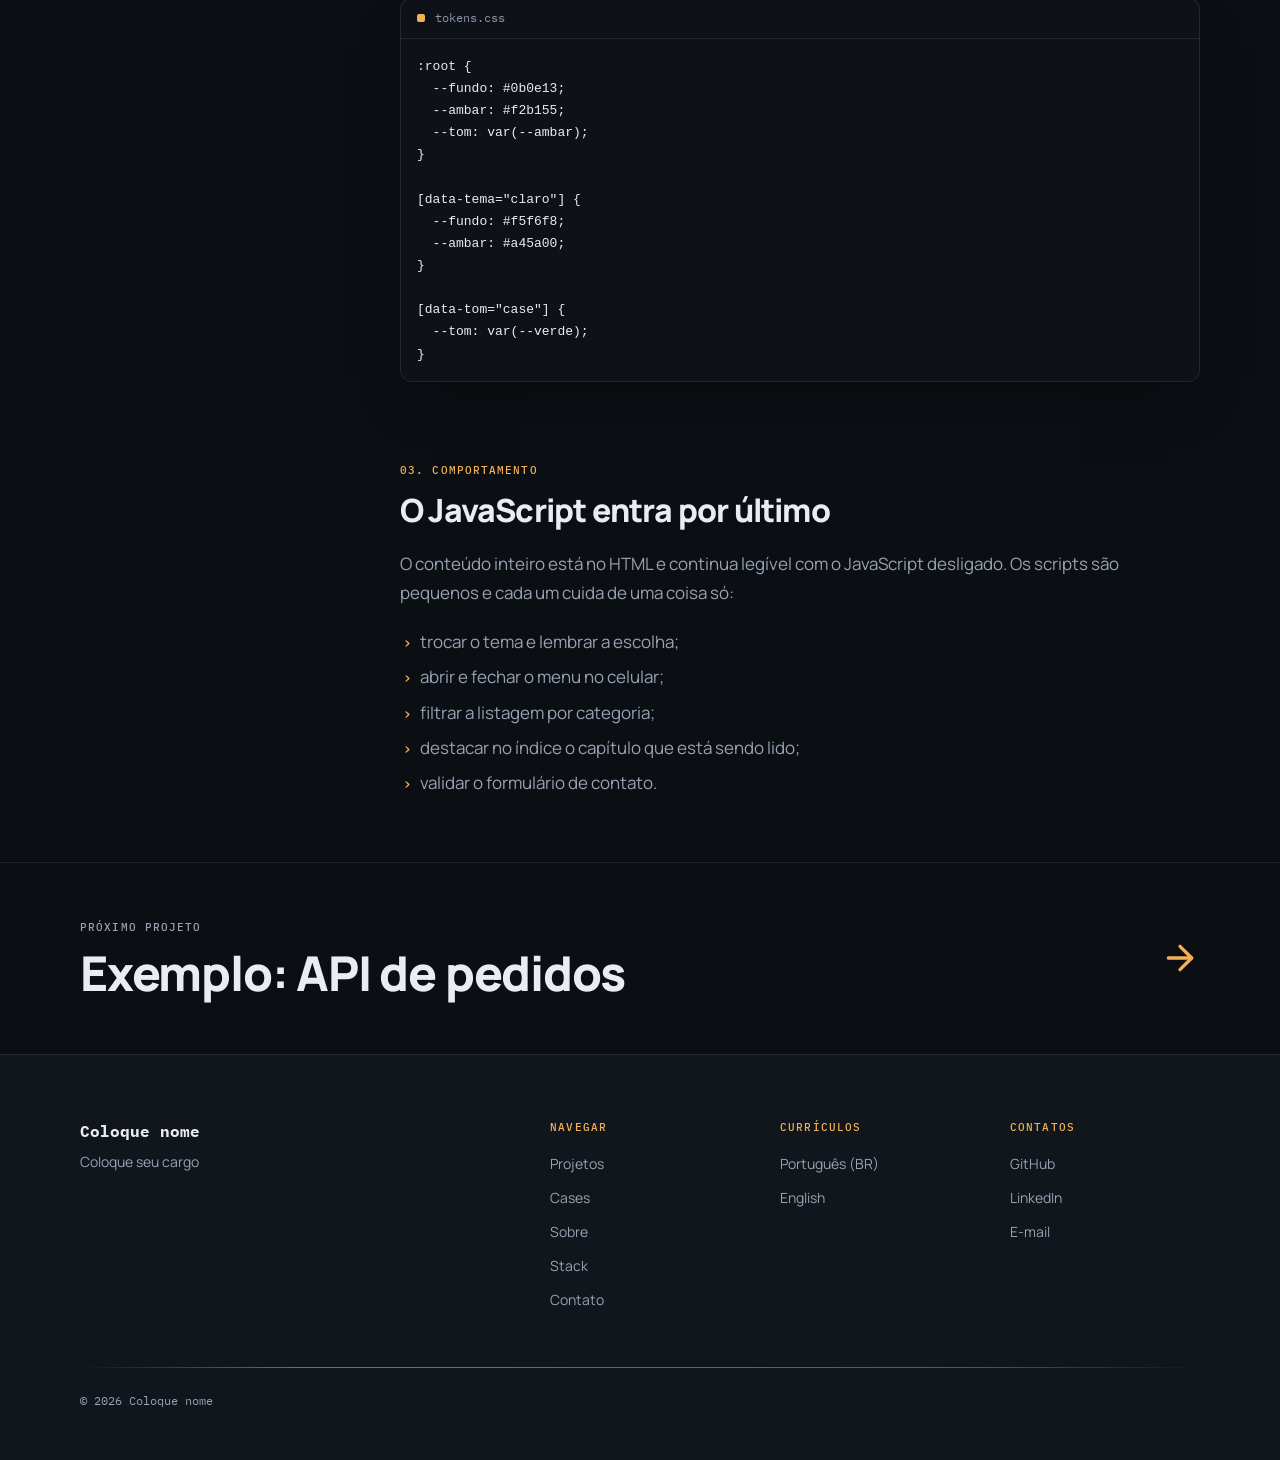
<file: projetos/portfolio.html>
<!DOCTYPE html>
<html lang="pt-BR">
<head>
  <meta charset="UTF-8">
  <meta name="viewport" content="width=device-width, initial-scale=1">
  <title>Este portfólio · Coloque nome</title>
  <meta name="description" content="O site que você está vendo: HTML, CSS e JavaScript puros, com tema claro e escuro, componentes reaproveitados e nenhuma dependência.">
  <meta property="og:title" content="Este portfólio · Coloque nome">
  <meta property="og:description" content="O site que você está vendo: HTML, CSS e JavaScript puros, com tema claro e escuro, componentes reaproveitados e nenhuma dependência.">
  <meta property="og:type" content="website">
  <meta property="og:locale" content="pt_BR">
  <link rel="icon" href="../assets/favicon.svg" type="image/svg+xml">

  <link rel="preconnect" href="https://fonts.googleapis.com">
  <link rel="preconnect" href="https://fonts.gstatic.com" crossorigin>
  <link rel="stylesheet" href="https://fonts.googleapis.com/css2?family=IBM+Plex+Mono:wght@400;500;600;700&family=Manrope:wght@400..800&display=swap">

  <link rel="stylesheet" href="../css/tokens.css">
  <link rel="stylesheet" href="../css/base.css">
  <link rel="stylesheet" href="../css/componentes.css">
  <link rel="stylesheet" href="../css/layout.css">
  <link rel="stylesheet" href="../css/entrada.css">

  <!-- Aplica o tema antes de desenhar a página. -->
  <script src="../js/tema.js"></script>
</head>
<body>
  <a class="pular" href="#conteudo">Pular para o conteúdo</a>

  <header class="cabecalho">
    <div class="container cabecalho__barra">
      <a class="logo" href="../index.html" aria-label="Ir para a página inicial"><span aria-hidden="true">~/</span>coloque.nome</a>

      <div class="cabecalho__lado">
        <nav class="nav" aria-label="Navegação principal">
          <ul>
            <li><a href="../index.html">Home</a></li>
            <li><a href="../projetos.html" aria-current="page"><span class="nav__marca" aria-hidden="true">/</span>Projetos</a></li>
            <li><a href="../cases.html">Cases</a></li>
            <li><a href="../sobre.html">Sobre</a></li>
            <li><a href="../stack.html">Stack</a></li>
            <li><a href="../contato.html">Contato</a></li>
          </ul>
        </nav>

        <div class="cabecalho__acoes">
          <div class="tema" role="group" aria-label="Tema">
            <button class="tema__botao" type="button" data-definir-tema="claro" aria-label="Usar tema claro" title="Usar tema claro">
              <svg class="icone" viewBox="0 0 24 24" aria-hidden="true"><circle cx="12" cy="12" r="4"/><path d="M12 2v2"/><path d="M12 20v2"/><path d="m4.93 4.93 1.41 1.41"/><path d="m17.66 17.66 1.41 1.41"/><path d="M2 12h2"/><path d="M20 12h2"/><path d="m6.34 17.66-1.41 1.41"/><path d="m19.07 4.93-1.41 1.41"/></svg>
            </button>
            <button class="tema__botao" type="button" data-definir-tema="escuro" aria-label="Usar tema escuro" title="Usar tema escuro">
              <svg class="icone" viewBox="0 0 24 24" aria-hidden="true"><path d="M12 3a6 6 0 0 0 9 9 9 9 0 1 1-9-9Z"/></svg>
            </button>
          </div>
          <a class="botao botao--primario cabecalho__cta" href="../contato.html">Entre em contato</a>
          <button class="menu-botao" type="button" aria-expanded="false" aria-controls="menu-mobile" aria-label="Abrir menu">
            <svg class="icone icone--abrir" viewBox="0 0 24 24" aria-hidden="true"><path d="M4 6h16"/><path d="M4 12h16"/><path d="M4 18h16"/></svg>
            <svg class="icone icone--fechar" viewBox="0 0 24 24" aria-hidden="true"><path d="M18 6 6 18"/><path d="m6 6 12 12"/></svg>
          </button>
        </div>
      </div>
    </div>

    <nav class="menu-mobile" id="menu-mobile" aria-label="Navegação principal" hidden>
      <ul class="container">
        <li><a class="menu-mobile__link" href="../index.html"><span class="nav__marca" aria-hidden="true">/</span>Home</a></li>
        <li><a class="menu-mobile__link" href="../projetos.html" aria-current="page"><span class="nav__marca" aria-hidden="true">/</span>Projetos</a></li>
        <li><a class="menu-mobile__link" href="../cases.html"><span class="nav__marca" aria-hidden="true">/</span>Cases</a></li>
        <li><a class="menu-mobile__link" href="../sobre.html"><span class="nav__marca" aria-hidden="true">/</span>Sobre</a></li>
        <li><a class="menu-mobile__link" href="../stack.html"><span class="nav__marca" aria-hidden="true">/</span>Stack</a></li>
        <li><a class="menu-mobile__link" href="../contato.html"><span class="nav__marca" aria-hidden="true">/</span>Contato</a></li>
        <li class="menu-mobile__cta"><a class="botao botao--primario" href="../contato.html">Entre em contato</a></li>
      </ul>
    </nav>
  </header>

  <main id="conteudo">
    <article data-tom="projeto">
      <header class="container entrada__cabecalho">
        <a class="rotulo entrada__voltar" href="../projetos.html"><svg class="icone" viewBox="0 0 24 24" aria-hidden="true"><path d="m12 19-7-7 7-7"/><path d="M19 12H5"/></svg> Todos os projetos</a>

        <ul class="tags">
          <li class="tag tag--tom">Front-End</li>
          <li class="tag">Em construção</li>
        </ul>

        <h1 class="entrada__titulo">Este portfólio</h1>
        <p class="entrada__resumo">O site que você está vendo: HTML, CSS e JavaScript puros, com tema claro e escuro, componentes reaproveitados e nenhuma dependência.</p>

        <dl class="metadados">
          <div>
            <dt class="rotulo">Papel</dt>
            <dd>Design e desenvolvimento</dd>
          </div>
          <div>
            <dt class="rotulo">Contexto</dt>
            <dd>Trabalho da disciplina de Web Design</dd>
          </div>
          <div>
            <dt class="rotulo">Stack</dt>
            <dd>HTML, CSS, JavaScript</dd>
          </div>
          <div>
            <dt class="rotulo">Time</dt>
            <dd>Grupo de 5 pessoas</dd>
          </div>
          <div>
            <dt class="rotulo">Período</dt>
            <dd>2026</dd>
          </div>
        </dl>

        <div class="capa" aria-hidden="true">
          <div class="malha"></div>
          <p class="capa__caminho"><span>~</span>/projetos/portfolio</p>
        </div>
      </header>

      <div class="container entrada__corpo">
        <aside>
          <nav class="indice" aria-label="Nesta página">
            <p class="rotulo">Nesta página</p>
            <ol>
              <li><a href="#objetivo" aria-current="location"><span class="indice__numero">01</span>Objetivo</a></li>
              <li><a href="#estilo"><span class="indice__numero">02</span>Estilo</a></li>
              <li><a href="#comportamento"><span class="indice__numero">03</span>Comportamento</a></li>
            </ol>
          </nav>
        </aside>

        <div class="prosa">
          <section class="capitulo" id="objetivo">
            <p class="rotulo capitulo__rotulo">01. Objetivo</p>
            <h2>Um site inteiro sem framework<a class="ancora" href="#objetivo" aria-hidden="true" tabindex="-1">#</a></h2>
            <p>A proposta era construir um portfólio completo só com o que o navegador entende: sem biblioteca, sem etapa de build e sem instalação. Abrir o <code>index.html</code> já é rodar o projeto.</p>
            <ol class="fluxo">
              <li><span>HTML semântico</span></li>
              <li><span>tokens de CSS</span></li>
              <li><span>componentes</span></li>
              <li class="fluxo__destaque"><span>JavaScript só para comportamento</span></li>
            </ol>
          </section>

          <section class="capitulo" id="estilo">
            <p class="rotulo capitulo__rotulo">02. Estilo</p>
            <h2>Um arquivo de tokens decide as cores<a class="ancora" href="#estilo" aria-hidden="true" tabindex="-1">#</a></h2>
            <p>Nenhuma cor é escrita direto nos componentes. Tudo sai de variáveis CSS, e o tema claro só troca o valor delas. Projetos e cases mudam a cor de destaque pelo atributo <code>data-tom</code>.</p>
            <div class="janela">
              <div class="janela__barra">
                <p class="janela__titulo"><span>tokens.css</span></p>
              </div>
              <pre><code>:root {
  --fundo: #0b0e13;
  --ambar: #f2b155;
  --tom: var(--ambar);
}

[data-tema="claro"] {
  --fundo: #f5f6f8;
  --ambar: #a45a00;
}

[data-tom="case"] {
  --tom: var(--verde);
}</code></pre>
            </div>
          </section>

          <section class="capitulo" id="comportamento">
            <p class="rotulo capitulo__rotulo">03. Comportamento</p>
            <h2>O JavaScript entra por último<a class="ancora" href="#comportamento" aria-hidden="true" tabindex="-1">#</a></h2>
            <p>O conteúdo inteiro está no HTML e continua legível com o JavaScript desligado. Os scripts são pequenos e cada um cuida de uma coisa só:</p>
            <ul>
              <li>trocar o tema e lembrar a escolha;</li>
              <li>abrir e fechar o menu no celular;</li>
              <li>filtrar a listagem por categoria;</li>
              <li>destacar no índice o capítulo que está sendo lido;</li>
              <li>validar o formulário de contato.</li>
            </ul>
          </section>
        </div>
      </div>

      <div class="proximo">
        <a class="container" href="api-de-pedidos.html">
          <span>
            <span class="rotulo">Próximo projeto</span>
            <span class="proximo__titulo">Exemplo: API de pedidos</span>
          </span>
          <svg class="icone" viewBox="0 0 24 24" aria-hidden="true"><path d="M5 12h14"/><path d="m12 5 7 7-7 7"/></svg>
        </a>
      </div>
    </article>
  </main>

  <footer class="rodape">
    <div class="container rodape__conteudo">
      <div class="rodape__grade">
        <div>
          <p class="rodape__nome">Coloque nome</p>
          <p class="rodape__cargo">Coloque seu cargo</p>
        </div>

        <div class="rodape__colunas">
          <div>
            <h2 class="rotulo">Navegar</h2>
            <ul>
              <li><a href="../projetos.html">Projetos</a></li>
              <li><a href="../cases.html">Cases</a></li>
              <li><a href="../sobre.html">Sobre</a></li>
              <li><a href="../stack.html">Stack</a></li>
              <li><a href="../contato.html">Contato</a></li>
            </ul>
          </div>

          <div>
            <h2 class="rotulo">Currículos</h2>
            <ul>
              <li><a href="../assets/curriculos/curriculo-pt-br.pdf" target="_blank" rel="noopener noreferrer">Português (BR)<span class="so-leitor"> (abre em nova aba)</span></a></li>
              <li><a href="../assets/curriculos/resume-en.pdf" target="_blank" rel="noopener noreferrer" lang="en">English<span class="so-leitor" lang="pt-BR"> (abre em nova aba)</span></a></li>
            </ul>
          </div>

          <div>
            <h2 class="rotulo">Contatos</h2>
            <ul>
              <li><a href="https://github.com/seu-usuario" target="_blank" rel="noopener noreferrer">GitHub<span class="so-leitor"> (abre em nova aba)</span></a></li>
              <li><a href="https://www.linkedin.com/in/seu-usuario" target="_blank" rel="noopener noreferrer">LinkedIn<span class="so-leitor"> (abre em nova aba)</span></a></li>
              <li><a href="mailto:seuemail@exemplo.com">E-mail</a></li>
            </ul>
          </div>
        </div>
      </div>

      <div class="divisor"></div>
      <p class="rodape__direitos">© <span id="ano">2026</span> Coloque nome</p>
    </div>
  </footer>

  <script src="../js/menu.js" defer></script>
  <script src="../js/rodape.js" defer></script>
  <script src="../js/revelar.js" defer></script>
  <script src="../js/indice.js" defer></script>
</body>
</html>
</file>
<file: css/tokens.css>
/*
 * TOKENS DE DESIGN
 * Todas as cores, fontes e medidas do site saem daqui.
 * O tema escuro é o padrão (:root); o claro entra com data-tema="claro" no <html>.
 * Para mudar a identidade, altere --ambar, --verde, --azul, --violeta e os neutros.
 */
:root {
  /* Tipografia */
  --fonte-sans: "Manrope", system-ui, -apple-system, "Segoe UI", Roboto, sans-serif;
  --fonte-mono: "IBM Plex Mono", ui-monospace, "Cascadia Code", Consolas, monospace;

  /* Neutros */
  --fundo: #0b0e13;
  --texto: #e9edf3;
  --superficie: #11151c;
  --superficie-2: #181d26;
  --texto-suave: #98a2b3;
  --linha: rgb(233 237 243 / 0.09);
  --linha-forte: rgb(233 237 243 / 0.18);

  /* Cores de destaque */
  --ambar: #f2b155;
  --verde: #5cc8b8;
  --azul: #7fa8f8;
  --violeta: #b5a0f5;
  --sobre-destaque: #1a1204;
  --erro: #ff8a7a;

  /* As "janelas" de código ficam escuras nos dois temas. */
  --codigo: #0e1218;
  --codigo-texto: #e9edf3;
  --codigo-suave: #8a95a6;
  --codigo-linha: rgb(233 237 243 / 0.1);
  --codigo-ambar: #f2b155;
  --codigo-verde: #5cc8b8;
  --codigo-azul: #7fa8f8;
  --codigo-violeta: #b5a0f5;

  /* Cor de destaque da seção atual (projetos = âmbar, cases = verde). */
  --tom: var(--ambar);

  /* Medidas */
  --raio: 0.75rem;
  --raio-grande: 1.05rem;
  --largura-site: 75rem;
  --altura-cabecalho: 4rem;

  /* Movimento */
  --curva-saida: cubic-bezier(0.22, 1, 0.36, 1);
}

[data-tema="claro"] {
  --fundo: #f5f6f8;
  --texto: #12161d;
  --superficie: #ffffff;
  --superficie-2: #eaedf2;
  --texto-suave: #556070;
  --linha: rgb(18 22 29 / 0.1);
  --linha-forte: rgb(18 22 29 / 0.2);

  --ambar: #a45a00;
  --verde: #0b7468;
  --azul: #2b5bd0;
  --violeta: #6547cc;
  --sobre-destaque: #ffffff;
  --erro: #c0392b;
}

/* Cada área do site pinta os destaques com a própria cor. */
[data-tom="projeto"] {
  --tom: var(--ambar);
}
[data-tom="case"] {
  --tom: var(--verde);
}
</file>
<file: css/base.css>
/*
 * BASE
 * Reset, tipografia e utilitários usados em todas as páginas.
 */

/* ----------------------------------- Reset ---------------------------------- */

*,
*::before,
*::after {
  box-sizing: border-box;
}

* {
  margin: 0;
}

html {
  height: 100%;
  font-family: var(--fonte-sans);
  color-scheme: dark;
  scroll-behavior: smooth;
  scroll-padding-top: 6rem;
  -webkit-text-size-adjust: 100%;
}

html[data-tema="claro"] {
  color-scheme: light;
}

body {
  display: flex;
  min-height: 100%;
  flex-direction: column;
  background: var(--fundo);
  color: var(--texto);
  line-height: 1.5;
  -webkit-font-smoothing: antialiased;
}

main {
  flex: 1;
}

img,
svg {
  display: block;
  max-width: 100%;
}

a {
  color: inherit;
  text-decoration: none;
}

ul,
ol {
  padding: 0;
  list-style: none;
}

h1,
h2,
h3,
h4 {
  font-size: inherit;
  font-weight: inherit;
  text-wrap: balance;
}

button,
input,
select,
textarea {
  font: inherit;
  color: inherit;
}

button {
  padding: 0;
  border: 0;
  background: none;
  cursor: pointer;
}

[hidden] {
  display: none !important;
}

::selection {
  background: color-mix(in oklab, var(--ambar) 35%, transparent);
}

:focus-visible {
  outline: 2px solid var(--tom);
  outline-offset: 3px;
}

/* -------------------------------- Utilitários ------------------------------- */

/* Largura máxima do conteúdo, com respiro nas laterais. */
.container {
  width: 100%;
  max-width: var(--largura-site);
  margin-inline: auto;
  padding-inline: 1.25rem;
}

@media (min-width: 40rem) {
  .container {
    padding-inline: 2.5rem;
  }
}

/* Rótulo pequeno em mono, caixa alta: categorias, metadados, índices. */
.rotulo {
  font-family: var(--fonte-mono);
  font-size: 0.6875rem;
  font-weight: 500;
  line-height: 1.5;
  letter-spacing: 0.1em;
  text-transform: uppercase;
}

/* Divisor fino que se apaga nas pontas. */
.divisor {
  height: 1px;
  background: linear-gradient(
    90deg,
    transparent,
    color-mix(in oklab, var(--tom) 55%, transparent) 20%,
    color-mix(in oklab, var(--azul) 45%, transparent) 80%,
    transparent
  );
}

/* Malha de "blueprint" usada nas capas geradas. */
.malha {
  background-image:
    linear-gradient(var(--linha) 1px, transparent 1px),
    linear-gradient(90deg, var(--linha) 1px, transparent 1px);
  background-size: 32px 32px;
}

/* Ícones em linha (SVG), herdam a cor do texto. */
.icone {
  width: 1rem;
  height: 1rem;
  flex-shrink: 0;
  fill: none;
  stroke: currentColor;
  stroke-width: 2;
  stroke-linecap: round;
  stroke-linejoin: round;
}

/* Cursor piscando das janelas de código. */
.cursor {
  display: inline-block;
  width: 0.55em;
  height: 1.1em;
  vertical-align: text-bottom;
  background: var(--codigo-ambar);
  animation: cursor-pisca 1.1s steps(1) infinite;
}

@keyframes cursor-pisca {
  0%,
  49% {
    opacity: 1;
  }
  50%,
  100% {
    opacity: 0;
  }
}

/* Visível só para leitores de tela. */
.so-leitor {
  position: absolute;
  width: 1px;
  height: 1px;
  overflow: hidden;
  clip-path: inset(50%);
  white-space: nowrap;
}

/* Link "Pular para o conteúdo": aparece ao receber foco pelo teclado. */
.pular {
  position: fixed;
  top: 0.75rem;
  left: 0.75rem;
  z-index: 100;
  padding: 0.5rem 1rem;
  border-radius: 999px;
  background: var(--ambar);
  color: var(--sobre-destaque);
  font-size: 0.875rem;
  transform: translateY(-200%);
}

.pular:focus {
  transform: none;
}

/* ----------------------------- Entrada ao rolar ----------------------------- */

/*
 * Elementos com data-revelar entram com fade e um leve deslocamento quando
 * aparecem na tela (js/revelar.js). A classe .js só existe com JavaScript
 * ativo, então sem ele o conteúdo fica visível normalmente.
 */
.js [data-revelar] {
  opacity: 0;
  transform: translateY(16px);
  transition:
    opacity 0.5s var(--curva-saida),
    transform 0.5s var(--curva-saida);
}

.js [data-revelar].visivel {
  opacity: 1;
  transform: none;
}

/* ------------------------------ Acessibilidade ------------------------------ */

/* Modo de alto contraste do sistema: usa a cor de destaque do próprio sistema. */
@media (forced-colors: active) {
  :focus-visible {
    outline: 2px solid Highlight;
  }
}

/* Quem pede menos movimento não recebe animações nem rolagem suave. */
@media (prefers-reduced-motion: reduce) {
  html {
    scroll-behavior: auto;
  }

  *,
  *::before,
  *::after {
    animation-duration: 0.01ms !important;
    animation-delay: 0s !important;
    animation-iteration-count: 1 !important;
    transition-duration: 0.01ms !important;
    transition-delay: 0s !important;
  }
}
</file>
<file: css/componentes.css>
/*
 * COMPONENTES
 * Peças reaproveitadas entre as páginas.
 */

/* ----------------------------------- Botão ---------------------------------- */

.botao {
  display: inline-flex;
  align-items: center;
  justify-content: center;
  gap: 0.5rem;
  padding: 0.625rem 1.25rem;
  border: 1px solid transparent;
  border-radius: 999px;
  font-size: 0.875rem;
  font-weight: 600;
  line-height: 1.25rem;
  white-space: nowrap;
  cursor: pointer;
  transition:
    background-color 150ms var(--curva-saida),
    color 150ms var(--curva-saida),
    border-color 150ms var(--curva-saida),
    transform 150ms var(--curva-saida);
}

.botao:active {
  transform: translateY(1px);
}

.botao:disabled {
  opacity: 0.6;
  cursor: default;
}

/* Preenchido com a cor de destaque da seção. */
.botao--primario {
  background: var(--tom);
  color: var(--sobre-destaque);
}

.botao--primario:hover {
  background: color-mix(in oklab, var(--tom), var(--texto) 14%);
}

/* Só contorno, para a ação secundária. */
.botao--secundario {
  border-color: color-mix(in oklab, var(--tom) 55%, transparent);
  color: var(--tom);
}

.botao--secundario:hover {
  background: color-mix(in oklab, var(--tom) 12%, transparent);
}

/* ---------------------------------- Janela ---------------------------------- */

/*
 * Moldura de "janela": barra de título com o nome do arquivo e um indicador.
 * Fica escura nos dois temas, como um editor de código.
 */
.janela {
  overflow: hidden;
  border: 1px solid var(--codigo-linha);
  border-radius: var(--raio);
  background: var(--codigo);
  color: var(--codigo-texto);
  box-shadow: 0 24px 60px -30px rgb(0 0 0 / 0.6);
}

.janela__barra {
  display: flex;
  min-height: 2.5rem;
  align-items: center;
  justify-content: space-between;
  gap: 0.75rem;
  padding: 0.5rem 1rem;
  border-bottom: 1px solid var(--codigo-linha);
  font-family: var(--fonte-mono);
  font-size: 0.75rem;
}

.janela__titulo {
  display: flex;
  min-width: 0;
  align-items: center;
  gap: 0.625rem;
  color: var(--codigo-suave);
}

.janela__titulo::before {
  width: 0.5rem;
  height: 0.5rem;
  flex-shrink: 0;
  border-radius: 2px;
  background: var(--codigo-ambar);
  content: "";
}

.janela__titulo span {
  overflow: hidden;
  text-overflow: ellipsis;
  white-space: nowrap;
}

.janela__lateral {
  flex-shrink: 0;
  color: var(--codigo-verde);
}

/* ------------------------------------ Tag ----------------------------------- */

.tags {
  display: flex;
  flex-wrap: wrap;
  gap: 0.375rem;
}

.tag {
  display: inline-flex;
  align-items: center;
  padding: 0.25rem 0.625rem;
  border: 1px solid var(--linha);
  border-radius: 999px;
  background: var(--superficie-2);
  color: var(--texto-suave);
  font-size: 0.75rem;
  line-height: 1;
}

/* Usa a cor de destaque da seção: categorias de projetos e cases. */
.tag--tom {
  border-color: color-mix(in oklab, var(--tom) 40%, transparent);
  background: color-mix(in oklab, var(--tom) 10%, transparent);
  color: var(--tom);
}

/* Em mono, para nomes de tecnologias. */
.tag--mono {
  color: var(--texto);
  font-family: var(--fonte-mono);
  font-size: 0.7rem;
}

/* ----------------------------------- Seção ---------------------------------- */

/*
 * Seção da home: categoria em mono com (opcional) um botão na mesma linha,
 * à direita, levando à página completa; o título vem logo abaixo.
 */
.secao {
  padding-block: 5rem;
}

.secao__cabecalho {
  margin-bottom: 2.5rem;
}

.secao__topo {
  display: flex;
  min-height: 2.5rem;
  flex-wrap: wrap;
  align-items: center;
  justify-content: space-between;
  gap: 0.75rem 1rem;
}

.secao__categoria {
  color: var(--tom);
}

.secao__titulo {
  max-width: 42rem;
  margin-top: 1rem;
  font-size: 1.875rem;
  font-weight: 800;
  line-height: 1.15;
  letter-spacing: -0.025em;
}

.secao__descricao {
  max-width: 42rem;
  margin-top: 0.75rem;
  color: var(--texto-suave);
}

@media (min-width: 40rem) {
  .secao {
    padding-block: 6rem;
  }

  .secao__titulo {
    font-size: 2.25rem;
  }
}

@media (min-width: 64rem) {
  .secao {
    padding-block: 7rem;
  }

  .secao__cabecalho {
    margin-bottom: 3rem;
  }

  .secao__titulo {
    font-size: 3rem;
    line-height: 1.05;
  }

  .secao__descricao {
    font-size: 1.125rem;
    line-height: 1.75rem;
  }
}

/* Cabeçalho das páginas internas: H1 grande à esquerda e uma linha de subtítulo. */
.pagina__cabecalho {
  padding-block: 3.5rem 2.5rem;
}

.pagina__titulo {
  max-width: 56rem;
  font-size: 2.25rem;
  font-weight: 800;
  line-height: 1.1;
  letter-spacing: -0.025em;
}

.pagina__subtitulo {
  max-width: 42rem;
  margin-top: 1.25rem;
  color: var(--texto-suave);
  font-size: 1.125rem;
  line-height: 1.75rem;
}

@media (min-width: 40rem) {
  .pagina__cabecalho {
    padding-top: 5rem;
  }

  .pagina__titulo {
    font-size: 3.75rem;
    line-height: 1;
  }
}

@media (min-width: 64rem) {
  .pagina__cabecalho {
    padding-bottom: 3rem;
  }

  .pagina__titulo {
    font-size: 4.5rem;
  }
}

/* ---------------------------------- Skills ---------------------------------- */

/*
 * Bloco de destaque das skills: hard skills em mono com ">" e soft skills em
 * sans com "-", lado a lado e separadas por uma linha.
 */
.skills {
  padding: 1.5rem;
  border: 1px solid var(--linha);
  border-radius: var(--raio);
  background: var(--superficie);
}

.skills__rotulo {
  margin-bottom: 1.5rem;
  color: var(--texto-suave);
}

.skills__grade {
  display: grid;
  gap: 2rem;
}

.skills__titulo {
  font-size: 1.25rem;
  font-weight: 700;
  line-height: 1.75rem;
}

.skills__lista {
  display: flex;
  flex-direction: column;
  gap: 0.5rem;
  margin-top: 1rem;
  font-size: 0.9375rem;
}

.skills__lista li {
  display: flex;
  gap: 0.625rem;
}

.skills__coluna--hard .skills__titulo {
  color: var(--ambar);
  font-family: var(--fonte-mono);
  font-weight: 600;
}

.skills__coluna--hard .skills__lista {
  font-family: var(--fonte-mono);
  font-size: 0.875rem;
}

.skills__coluna--hard li::before {
  color: var(--ambar);
  content: ">";
}

.skills__coluna--soft .skills__titulo {
  color: var(--verde);
}

.skills__coluna--soft li::before {
  color: var(--verde);
  content: "-";
}

@media (min-width: 40rem) {
  .skills {
    padding: 2rem;
  }

  .skills__grade {
    grid-template-columns: repeat(2, 1fr);
    gap: 0;
  }

  .skills__coluna--hard {
    padding-right: 2rem;
  }

  .skills__coluna--soft {
    padding-left: 2rem;
    border-left: 1px solid var(--linha);
  }
}

/* ----------------------------------- Card ----------------------------------- */

/* Card de projeto ou case. O link do título cobre o card inteiro. */
.card {
  position: relative;
  display: flex;
  height: 100%;
  flex-direction: column;
  overflow: hidden;
  border: 1px solid var(--linha);
  border-radius: var(--raio);
  background: var(--superficie);
  transition:
    border-color 150ms var(--curva-saida),
    transform 150ms var(--curva-saida);
}

.card:hover {
  border-color: color-mix(in oklab, var(--tom) 55%, transparent);
  transform: translateY(-2px);
}

.card__corpo {
  display: flex;
  flex: 1;
  flex-direction: column;
  padding: 1.5rem;
}

.card__topo {
  display: flex;
  align-items: flex-start;
  justify-content: space-between;
  gap: 0.75rem;
}

.card__titulo {
  font-size: 1.125rem;
  font-weight: 700;
  line-height: 1.75rem;
  letter-spacing: -0.025em;
}

.card__titulo a::after {
  position: absolute;
  inset: 0;
  content: "";
}

.card__topo .icone {
  margin-top: 0.25rem;
  color: var(--texto-suave);
  transition: color 150ms;
}

.card:hover .card__topo .icone {
  color: var(--tom);
}

.card__resumo {
  margin-top: 0.5rem;
  color: var(--texto-suave);
  font-size: 0.9375rem;
  line-height: 1.625;
}

.card .tags {
  margin-top: auto;
  padding-top: 1.25rem;
}

/*
 * Capa gerada: a malha, um brilho na cor da seção e o caminho da página em mono.
 * Para usar uma imagem, troque o conteúdo da capa por um <img>.
 */
.capa {
  position: relative;
  display: flex;
  aspect-ratio: 16 / 9;
  align-items: flex-end;
  overflow: hidden;
  padding: 1.25rem;
  background: var(--superficie-2);
}

.capa .malha {
  position: absolute;
  inset: 0;
  opacity: 0.7;
}

.capa::before {
  position: absolute;
  top: -4rem;
  right: -2.5rem;
  width: 14rem;
  height: 14rem;
  border-radius: 50%;
  background: color-mix(in oklab, var(--tom) 30%, transparent);
  filter: blur(64px);
  content: "";
}

.capa img {
  position: absolute;
  inset: 0;
  width: 100%;
  height: 100%;
  object-fit: cover;
}

.capa__caminho {
  position: relative;
  color: var(--texto-suave);
  font-family: var(--fonte-mono);
  font-size: 0.75rem;
}

.capa__caminho span {
  color: var(--tom);
}

/* Card grande da home: a capa ocupa a altura que sobrar. */
.card--destaque .capa {
  aspect-ratio: 16 / 10;
}

.card--destaque .card__titulo {
  font-size: 1.375rem;
}

@media (min-width: 64rem) {
  .card--destaque .capa {
    min-height: 16rem;
    flex: 1;
    aspect-ratio: auto;
  }
}
</file>
<file: css/layout.css>
/*
 * LAYOUT
 * Cabeçalho fixo e rodapé, repetidos em todas as páginas.
 */

/* --------------------------------- Cabeçalho -------------------------------- */

.cabecalho {
  position: fixed;
  inset: 0 0 auto;
  z-index: 50;
  border-bottom: 1px solid var(--linha);
  background: color-mix(in srgb, var(--fundo) 85%, transparent);
  -webkit-backdrop-filter: blur(12px);
  backdrop-filter: blur(12px);
}

/* O cabeçalho é fixo: o conteúdo começa logo abaixo dele. */
main {
  padding-top: var(--altura-cabecalho);
}

.cabecalho__barra {
  display: flex;
  height: var(--altura-cabecalho);
  align-items: center;
  justify-content: space-between;
  gap: 1rem;
}

.logo {
  font-family: var(--fonte-mono);
  font-size: 0.95rem;
  font-weight: 700;
  letter-spacing: -0.025em;
}

.logo span {
  color: var(--ambar);
}

.cabecalho__lado {
  display: flex;
  align-items: center;
  gap: 1.5rem;
}

.cabecalho__acoes {
  display: flex;
  align-items: center;
  gap: 0.625rem;
}

/* O botão de contato só cabe a partir de 640px. */
.cabecalho__cta {
  display: none;
  padding: 0.5rem 1rem;
}

@media (min-width: 40rem) {
  .cabecalho__cta {
    display: inline-flex;
  }
}

/* Navegação em linha, a partir de 1024px. */
.nav {
  display: none;
}

.nav ul {
  display: flex;
  align-items: center;
  gap: 0.5rem;
}

.nav a {
  display: block;
  padding: 0.375rem 0.75rem;
  border-radius: 999px;
  color: var(--texto-suave);
  font-size: 0.9375rem;
  transition: color 150ms;
}

.nav a:hover,
.nav a[aria-current="page"] {
  color: var(--texto);
}

/* A barra em mono marca a página atual. */
.nav__marca {
  margin-right: 0.25rem;
  color: var(--ambar);
  font-family: var(--fonte-mono);
}

@media (min-width: 64rem) {
  .nav {
    display: block;
  }
}

/* ------------------------------ Alternar tema ------------------------------- */

/* Controle segmentado sol/lua. O lado ativo é pintado só com CSS. */
.tema {
  display: inline-flex;
  align-items: center;
  gap: 0.125rem;
  padding: 0.125rem;
  border: 1px solid var(--linha);
  border-radius: 999px;
  background: var(--superficie);
}

.tema__botao {
  display: inline-flex;
  width: 1.75rem;
  height: 1.75rem;
  align-items: center;
  justify-content: center;
  border-radius: 999px;
  color: var(--texto-suave);
  transition: color 150ms;
}

.tema__botao:hover {
  color: var(--texto);
}

.tema__botao .icone {
  width: 0.875rem;
  height: 0.875rem;
}

:root:not([data-tema="claro"]) .tema__botao[data-definir-tema="escuro"],
[data-tema="claro"] .tema__botao[data-definir-tema="claro"] {
  background: var(--superficie-2);
  color: var(--texto);
}

/* -------------------------------- Menu mobile ------------------------------- */

.menu-botao {
  display: inline-flex;
  width: 2.25rem;
  height: 2.25rem;
  align-items: center;
  justify-content: center;
  border: 1px solid var(--linha);
  border-radius: 999px;
}

/* O ícone troca entre "menu" e "fechar" conforme o estado do botão. */
.menu-botao .icone--fechar,
.menu-botao[aria-expanded="true"] .icone--abrir {
  display: none;
}

.menu-botao[aria-expanded="true"] .icone--fechar {
  display: block;
}

.menu-mobile {
  border-top: 1px solid var(--linha);
  background: var(--fundo);
}

.menu-mobile ul {
  display: flex;
  flex-direction: column;
  padding-block: 0.75rem;
}

.menu-mobile__link {
  display: flex;
  align-items: center;
  gap: 0.5rem;
  padding-block: 0.75rem;
  color: var(--texto-suave);
}

.menu-mobile__link[aria-current="page"] {
  color: var(--texto);
}

.menu-mobile__link .nav__marca {
  margin-right: 0;
  opacity: 0;
}

.menu-mobile__link[aria-current="page"] .nav__marca {
  opacity: 1;
}

/* No celular o botão de contato sai da barra e vem para o fim do menu. */
.menu-mobile__cta {
  padding: 0.75rem 0 0.5rem;
}

.menu-mobile__cta .botao {
  width: 100%;
}

@media (min-width: 40rem) {
  .menu-mobile__cta {
    display: none;
  }
}

@media (min-width: 64rem) {
  .menu-botao,
  .menu-mobile {
    display: none;
  }
}

/* ---------------------------------- Rodapé ---------------------------------- */

.rodape {
  border-top: 1px solid var(--linha);
  background: var(--superficie);
}

.rodape__conteudo {
  padding-block: 4rem;
}

.rodape__grade {
  display: grid;
  gap: 3rem;
}

.rodape__nome {
  font-family: var(--fonte-mono);
  font-weight: 700;
}

.rodape__cargo {
  max-width: 18rem;
  margin-top: 0.5rem;
  color: var(--texto-suave);
  font-size: 0.875rem;
}

.rodape__colunas {
  display: grid;
  grid-template-columns: repeat(2, 1fr);
  gap: 2.5rem;
}

.rodape__colunas h2 {
  color: var(--ambar);
}

.rodape__colunas ul {
  display: flex;
  flex-direction: column;
  gap: 0.625rem;
  margin-top: 1rem;
}

.rodape__colunas a {
  color: var(--texto-suave);
  font-size: 0.875rem;
  transition: color 150ms;
}

.rodape__colunas a:hover {
  color: var(--texto);
}

.rodape .divisor {
  margin-top: 3.5rem;
}

.rodape__direitos {
  margin-top: 1.5rem;
  color: var(--texto-suave);
  font-family: var(--fonte-mono);
  font-size: 0.75rem;
}

@media (min-width: 40rem) {
  .rodape__colunas {
    grid-template-columns: repeat(3, 1fr);
  }
}

@media (min-width: 64rem) {
  .rodape__grade {
    grid-template-columns: 1.3fr 2fr;
  }
}
</file>
<file: css/home.css>
/*
 * HOME
 * Estilos que só a página inicial usa.
 */

/* ----------------------------------- Hero ----------------------------------- */

.hero {
  position: relative;
  overflow: hidden;
  border-bottom: 1px solid var(--linha);
}

.hero__grade {
  position: relative;
  display: grid;
  min-height: min(calc(100svh - var(--altura-cabecalho)), 54rem);
  align-content: center;
  align-items: start;
  gap: 3rem;
  padding-block: 4rem;
}

.hero__titulo {
  font-size: 2.75rem;
  font-weight: 800;
  line-height: 1.04;
  letter-spacing: -0.03em;
}

/* A segunda parte do título vai em mono, na cor de destaque. */
.hero__titulo span {
  color: var(--ambar);
  font-family: var(--fonte-mono);
  font-size: 0.82em;
  font-weight: 600;
  letter-spacing: -0.05em;
}

.hero__subtitulo {
  max-width: 36rem;
  margin-top: 1.5rem;
  color: var(--texto-suave);
  font-size: 1.125rem;
  line-height: 1.75rem;
}

.hero__acoes {
  display: flex;
  flex-wrap: wrap;
  gap: 0.75rem;
  margin-top: 2rem;
}

/* Painel de log: a "assinatura" visual do site, revelada linha a linha. */
.log {
  display: flex;
  flex-direction: column;
  gap: 0.75rem;
  padding: 1.25rem;
  font-family: var(--fonte-mono);
  font-size: 0.8125rem;
  line-height: 1.625;
}

.log li {
  display: grid;
  grid-template-columns: auto 1fr;
  gap: 0.75rem;
  animation: log-entra 0.35s var(--curva-saida) both;
  animation-delay: calc(0.35s + var(--i) * 0.45s);
}

.log__hora {
  color: var(--codigo-suave);
}

.log__nivel {
  font-weight: 600;
  white-space: pre;
}

.log__nivel--warn {
  color: var(--codigo-ambar);
}

.log__nivel--info {
  color: var(--codigo-azul);
}

.log__nivel--fix {
  color: var(--codigo-violeta);
}

.log__nivel--done {
  color: var(--codigo-verde);
}

.log__rodape {
  padding: 0.75rem 1.25rem;
  border-top: 1px solid var(--codigo-linha);
  color: var(--codigo-suave);
  font-family: var(--fonte-mono);
  font-size: 0.75rem;
}

.log__rodape > span:first-child {
  color: var(--codigo-ambar);
}

@keyframes log-entra {
  from {
    opacity: 0;
    transform: translateX(-6px);
  }
}

@media (min-width: 40rem) {
  .hero__titulo {
    font-size: 3.75rem;
  }
}

@media (min-width: 64rem) {
  .hero__grade {
    grid-template-columns: 1.2fr 1fr;
    gap: 4rem;
    padding-block: 6rem;
  }

  .hero__titulo {
    font-size: 5rem;
  }

  .hero__subtitulo {
    font-size: 1.25rem;
  }

  /* Compensa o espaço acima das maiúsculas, para o topo do painel bater com o das letras. */
  .hero__painel {
    margin-top: 0.875rem;
  }
}

/* ------------------------------ Gráfico do hero ----------------------------- */

/*
 * Fundo do hero: o gráfico de monitoramento do incidente que o painel de log
 * conta. A métrica fica estável, sobe no alerta e cai depois da correção.
 * Aparece só a partir de 1024px, onde o hero tem duas colunas.
 */
.grafico {
  position: absolute;
  inset: auto 0 0;
  display: none;
  height: 62%;
  pointer-events: none;
  user-select: none;
}

/* O traçado é revelado da esquerda para a direita por um recorte. */
.grafico svg {
  position: absolute;
  inset: 0;
  width: 100%;
  height: 100%;
  animation: grafico-revela 2.4s linear 0.2s both;
}

.grafico line,
.grafico path {
  vector-effect: non-scaling-stroke;
}

.grafico__escala {
  stroke: var(--linha);
  stroke-width: 1;
}

.grafico__limite {
  stroke: var(--ambar);
  stroke-width: 1;
  stroke-dasharray: 5 6;
  stroke-opacity: 0.45;
}

.grafico__area {
  fill: url(#grafico-area);
}

.grafico__area-cor {
  stop-color: var(--ambar);
}

.grafico__linha {
  fill: none;
  stroke: var(--ambar);
  stroke-width: 1.75;
  stroke-linejoin: round;
}

.grafico__linha--recuperacao {
  stroke: var(--verde);
}

/* Os rótulos ficam em HTML, posicionados em %, para o texto não esticar com o SVG. */
.grafico__rotulos {
  position: absolute;
  inset: 0;
  color: var(--texto-suave);
  font-family: var(--fonte-mono);
  font-size: 0.625rem;
  letter-spacing: 0.025em;
  animation: grafico-surge 0.6s 0.4s both;
}

.grafico__metrica {
  position: absolute;
  bottom: 0.75rem;
  left: 2.5rem;
}

.grafico__nome-limite {
  position: absolute;
  top: 37.5%;
  right: 2.5rem;
  padding-bottom: 0.25rem;
  color: var(--ambar);
  transform: translateY(-100%);
}

.grafico__marco {
  position: absolute;
  inset-block: 0;
  left: var(--x);
  border-left: 1px dashed var(--linha-forte);
}

.grafico__marco span {
  position: absolute;
  bottom: 0.75rem;
  left: 0.5rem;
  color: var(--verde);
}

.grafico__marco--alerta span {
  color: var(--ambar);
}

@keyframes grafico-revela {
  from {
    clip-path: inset(0 100% 0 0);
  }
  to {
    clip-path: inset(0);
  }
}

@keyframes grafico-surge {
  from {
    opacity: 0;
  }
}

@media (min-width: 64rem) {
  .grafico {
    display: block;
  }
}

/* ------------------------------- O que eu faço ------------------------------ */

.frentes {
  display: grid;
  column-gap: 2.5rem;
  border-top: 1px solid var(--linha);
}

.frentes > li {
  padding-block: 1.75rem;
  border-bottom: 1px solid var(--linha);
}

.frentes__numero {
  color: var(--ambar);
  font-family: var(--fonte-mono);
  font-size: 0.75rem;
}

.frentes__titulo {
  margin-top: 0.5rem;
  font-size: 1.25rem;
  font-weight: 700;
  line-height: 1.75rem;
  letter-spacing: -0.025em;
}

.frentes__descricao {
  margin-top: 0.5rem;
  color: var(--texto-suave);
  font-size: 0.9375rem;
  line-height: 1.625;
}

.frentes .tags {
  margin-top: 1rem;
}

@media (min-width: 40rem) {
  .frentes {
    grid-template-columns: repeat(2, 1fr);
  }
}

.secao .skills {
  margin-top: 2.5rem;
}

/* ------------------------------ Projetos e cases ---------------------------- */

/* Grade da home: 1 card grande com capa à esquerda e os demais, só de texto, à direita. */
.bento,
.bento__lado {
  display: grid;
  gap: 1.25rem;
}

/* A seção de cases ganha um fundo próprio para se separar da de projetos. */
.secao--faixa {
  border-block: 1px solid var(--linha);
  background: color-mix(in srgb, var(--superficie) 50%, transparent);
}

@media (min-width: 64rem) {
  .bento {
    grid-template-columns: 1.15fr 1fr;
  }
}

/* -------------------------------- Quem sou eu ------------------------------- */

.quem-sou {
  display: grid;
  align-items: start;
  gap: 2.5rem;
}

.quem-sou__texto {
  display: flex;
  flex-direction: column;
  gap: 1rem;
  color: var(--texto-suave);
  font-size: 1.125rem;
  line-height: 1.625;
}

/* Ficha em formato de resposta de API: um JSON revelado linha a linha. */
.ficha {
  padding: 1.25rem;
  font-family: var(--fonte-mono);
  font-size: 0.8125rem;
  line-height: 1.75rem;
}

.ficha__campo {
  padding-left: 1.25rem;
}

.ficha__chave {
  color: var(--codigo-azul);
}

.ficha__valor {
  color: var(--codigo-ambar);
}

.ficha__pontuacao {
  color: var(--codigo-suave);
}

/* Aqui quem entra são as linhas, não o bloco: a janela fica parada. */
.js .janela[data-revelar] {
  opacity: 1;
  transform: none;
}

.js .janela[data-revelar] .ficha p {
  opacity: 0;
}

.js .janela[data-revelar].visivel .ficha p {
  opacity: 1;
  animation: log-entra 0.35s var(--curva-saida) both;
  animation-delay: calc(0.15s + var(--i) * 0.18s);
}

@media (min-width: 64rem) {
  .quem-sou {
    grid-template-columns: repeat(2, 1fr);
    gap: 3.5rem;
  }
}
</file>
<file: css/listagem.css>
/*
 * LISTAGEM
 * Páginas "Meus projetos" e "Meus cases": contador e grade de cards.
 */

.listagem {
  padding-bottom: 6rem;
}

.listagem__contador {
  color: var(--texto-suave);
}

.listagem__grade {
  display: grid;
  gap: 1rem;
  margin-top: 1.5rem;
}

@media (min-width: 40rem) {
  .listagem__grade {
    grid-template-columns: repeat(2, 1fr);
  }
}

@media (min-width: 64rem) {
  .listagem__grade {
    grid-template-columns: repeat(3, 1fr);
  }
}

/* ---------------------------------- Filtros --------------------------------- */

/* Filtros em pílula: as categorias vêm do data-categorias de cada card. */
.filtros {
  display: flex;
  flex-wrap: wrap;
  gap: 0.5rem;
  margin-bottom: 1.5rem;
}

.filtros__botao {
  padding: 0.375rem 0.875rem;
  border: 1px solid var(--linha);
  border-radius: 999px;
  color: var(--texto-suave);
  font-size: 0.875rem;
  line-height: 1.25rem;
  transition:
    background-color 150ms,
    border-color 150ms,
    color 150ms;
}

.filtros__botao:hover {
  border-color: var(--linha-forte);
  color: var(--texto);
}

.filtros__botao[aria-pressed="true"] {
  border-color: var(--tom);
  background: var(--tom);
  color: var(--sobre-destaque);
  font-weight: 600;
}
</file>
<file: css/contato.css>
/*
 * CONTATO
 * Canais diretos à esquerda e formulário à direita.
 */

.contato {
  display: grid;
  gap: 3rem;
  padding-bottom: 6rem;
}

.contato h2 {
  color: var(--ambar);
}

@media (min-width: 64rem) {
  .contato {
    grid-template-columns: minmax(0, 1fr) minmax(0, 1.25fr);
    gap: 4rem;
  }
}

/* ---------------------------------- Canais ---------------------------------- */

.canais {
  margin-top: 1.5rem;
  border-top: 1px solid var(--linha);
}

.canais > div {
  display: grid;
  grid-template-columns: 6.5rem minmax(0, 1fr);
  align-items: center;
  gap: 1rem;
  padding-block: 1rem;
  border-bottom: 1px solid var(--linha);
}

.canais dt {
  color: var(--texto-suave);
}

.canais dd {
  min-width: 0;
}

.canais a {
  display: inline-flex;
  max-width: 100%;
  align-items: center;
  gap: 0.375rem;
  font-size: 0.9375rem;
  transition: color 150ms;
}

.canais a > span:first-child {
  overflow: hidden;
  text-overflow: ellipsis;
  white-space: nowrap;
}

.canais .icone {
  width: 0.875rem;
  height: 0.875rem;
  color: var(--texto-suave);
  transition: color 150ms;
}

.canais a:hover,
.canais a:hover .icone {
  color: var(--ambar);
}

/* -------------------------------- Formulário -------------------------------- */

.contato__formulario {
  padding: 1.5rem;
  border: 1px solid var(--linha);
  border-radius: var(--raio);
  background: var(--superficie);
}

.contato__formulario h2 {
  margin-bottom: 1.5rem;
}

.formulario {
  display: flex;
  flex-direction: column;
  gap: 1.25rem;
}

.formulario__linha {
  display: grid;
  gap: 1.25rem;
}

.campo {
  display: flex;
  flex-direction: column;
  gap: 0.5rem;
}

.campo label {
  font-size: 0.875rem;
  font-weight: 500;
  line-height: 1;
}

.campo label span {
  color: var(--texto-suave);
  font-weight: 400;
}

.campo input,
.campo select,
.campo textarea {
  width: 100%;
  padding-inline: 0.875rem;
  border: 1px solid var(--linha-forte);
  border-radius: 0.5rem;
  background: var(--fundo);
  font-size: 1rem;
  transition:
    border-color 150ms,
    box-shadow 150ms;
}

.campo input,
.campo select {
  height: 2.75rem;
}

.campo textarea {
  min-height: 9rem;
  padding-block: 0.75rem;
  resize: vertical;
}

.campo ::placeholder {
  color: var(--texto-suave);
  opacity: 1;
}

/* Enquanto nenhum assunto foi escolhido, o select mostra o texto como placeholder. */
.campo select:invalid {
  color: var(--texto-suave);
}

.campo select option {
  color: var(--texto);
}

.campo :is(input, select, textarea):focus-visible {
  border-color: var(--ambar);
  outline: none;
  box-shadow: 0 0 0 3px color-mix(in oklab, var(--ambar) 30%, transparent);
}

.campo [aria-invalid="true"] {
  border-color: var(--erro);
}

.campo__erro {
  color: var(--erro);
  font-size: 0.875rem;
}

/* Honeypot: fora da tela, fora da ordem de tabulação e do leitor de tela. */
.formulario__armadilha {
  position: absolute;
  left: -9999px;
  width: 1px;
  height: 1px;
  overflow: hidden;
}

.formulario__privacidade {
  color: var(--texto-suave);
  font-size: 0.875rem;
}

.formulario__rodape {
  display: flex;
  flex-wrap: wrap;
  align-items: center;
  gap: 1rem;
}

.formulario__resultado {
  font-size: 0.875rem;
}

.formulario__resultado[data-estado="sucesso"] {
  color: var(--verde);
}

.formulario__resultado[data-estado="erro"] {
  color: var(--erro);
}

@media (min-width: 40rem) {
  .contato__formulario {
    padding: 2rem;
  }

  .formulario__linha {
    grid-template-columns: repeat(2, 1fr);
  }
}

@media (min-width: 48rem) {
  .campo input,
  .campo select,
  .campo textarea {
    font-size: 0.9375rem;
  }
}
</file>
<file: css/sobre.css>
/*
 * SOBRE
 * Apresentação, currículo, experiência, habilidades e formação.
 */

.sobre {
  padding-bottom: 6rem;
}

/* ------------------------------- Apresentação ------------------------------- */

.sobre__cabecalho {
  display: grid;
  gap: 2.5rem;
  padding-block: 3.5rem 4rem;
}

.sobre__eyebrow,
.sobre__secao h2 {
  color: var(--ambar);
}

.sobre__nome {
  margin-top: 1rem;
  font-size: 2.25rem;
  font-weight: 800;
  line-height: 1.1;
  letter-spacing: -0.025em;
}

.sobre__cargo {
  margin-top: 0.75rem;
  color: var(--texto-suave);
  font-family: var(--fonte-mono);
  font-size: 0.875rem;
}

.sobre__texto {
  display: flex;
  max-width: 42rem;
  flex-direction: column;
  gap: 1rem;
  margin-top: 2rem;
  color: var(--texto-suave);
  font-size: 1.125rem;
  line-height: 1.625;
}

.sobre__lateral {
  display: flex;
  flex-direction: column;
  align-items: flex-start;
  gap: 1.25rem;
}

/* Quadro com as iniciais, no lugar da foto. */
.sobre__iniciais {
  position: relative;
  display: flex;
  width: 10rem;
  aspect-ratio: 1;
  align-items: center;
  justify-content: center;
  overflow: hidden;
  border: 1px solid var(--linha);
  border-radius: var(--raio);
  background: var(--superficie);
}

.sobre__iniciais .malha {
  position: absolute;
  inset: 0;
  opacity: 0.6;
}

.sobre__iniciais span {
  position: relative;
  color: var(--ambar);
  font-family: var(--fonte-mono);
  font-size: 3rem;
  font-weight: 700;
}

.sobre__curriculos {
  display: flex;
  flex-wrap: wrap;
  gap: 0.75rem;
}

@media (min-width: 40rem) {
  .sobre__cabecalho {
    padding-top: 5rem;
  }

  .sobre__nome {
    font-size: 3.75rem;
    line-height: 1;
  }
}

@media (min-width: 64rem) {
  .sobre__cabecalho {
    grid-template-columns: minmax(0, 1fr) 20rem;
    gap: 5rem;
  }

  .sobre__nome {
    font-size: 4.5rem;
  }

  .sobre__lateral {
    align-items: stretch;
  }

  .sobre__iniciais {
    width: 100%;
  }

  .sobre__iniciais span {
    font-size: 4.5rem;
  }

  .sobre__curriculos {
    flex-direction: column;
  }
}

/* ---------------------------------- Seções ---------------------------------- */

.sobre__secao {
  padding-block: 3.5rem;
  border-top: 1px solid var(--linha);
}

.sobre__secao:last-child {
  padding-bottom: 0;
}

.sobre__descricao {
  max-width: 36rem;
  margin-top: 0.75rem;
  color: var(--texto-suave);
}

.sobre__secao .skills {
  margin-top: 2rem;
}

/* -------------------------------- Experiência ------------------------------- */

.experiencias {
  margin-top: 2rem;
}

.experiencias > li {
  padding-block: 2rem;
}

.experiencias > li:first-child {
  padding-top: 0;
}

.experiencias > li + li {
  border-top: 1px solid var(--linha);
}

.experiencia {
  display: grid;
  gap: 1rem;
}

.experiencia__periodo {
  font-family: var(--fonte-mono);
  font-size: 0.875rem;
}

.experiencia__periodo p + p {
  margin-top: 0.25rem;
  color: var(--texto-suave);
}

.experiencia__cargo {
  font-size: 1.25rem;
  font-weight: 700;
  line-height: 1.75rem;
  letter-spacing: -0.025em;
}

.experiencia__empresa {
  margin-top: 0.25rem;
  color: var(--ambar);
}

.experiencia__resultados {
  display: flex;
  flex-direction: column;
  gap: 0.5rem;
  margin-top: 1rem;
  color: var(--texto-suave);
  font-size: 0.9375rem;
  line-height: 1.625;
}

.experiencia__resultados li {
  display: flex;
  gap: 0.625rem;
}

.experiencia__resultados li::before {
  color: var(--ambar);
  font-family: var(--fonte-mono);
  content: "›";
}

.experiencia .tags {
  margin-top: 1.25rem;
}

@media (min-width: 64rem) {
  .experiencia {
    grid-template-columns: 16rem minmax(0, 1fr);
    gap: 4rem;
  }
}

/* --------------------------------- Formação --------------------------------- */

.formacoes {
  display: grid;
  gap: 1rem;
  margin-top: 2rem;
}

.formacao {
  padding: 1.5rem;
  border: 1px solid var(--linha);
  border-radius: var(--raio);
  background: var(--superficie);
}

.formacao__topo {
  display: flex;
  flex-wrap: wrap;
  align-items: center;
  justify-content: space-between;
  gap: 0.5rem;
}

.formacao__periodo {
  color: var(--texto-suave);
  font-family: var(--fonte-mono);
  font-size: 0.75rem;
}

.formacao__curso {
  margin-top: 0.75rem;
  font-size: 1.125rem;
  font-weight: 700;
  line-height: 1.75rem;
  letter-spacing: -0.025em;
}

.formacao__instituicao {
  margin-top: 0.25rem;
  color: var(--ambar);
  font-size: 0.875rem;
}

.formacao__descricao {
  margin-top: 0.75rem;
  color: var(--texto-suave);
  font-size: 0.875rem;
  line-height: 1.625;
}

@media (min-width: 40rem) {
  .formacoes {
    grid-template-columns: repeat(2, 1fr);
  }
}
</file>
<file: css/stack.css>
/*
 * STACK
 * Tecnologias e práticas agrupadas em cards, cada grupo com a sua cor.
 */

.stack {
  display: flex;
  flex-direction: column;
  gap: 4rem;
  padding-bottom: 6rem;
}

.stack__cabecalho {
  padding-top: 2.5rem;
  border-top: 1px solid var(--linha);
}

.stack__numero {
  color: var(--ambar);
}

.stack__titulo {
  margin-top: 0.75rem;
  font-size: 1.5rem;
  font-weight: 800;
  line-height: 2rem;
  letter-spacing: -0.025em;
}

.stack__descricao {
  max-width: 36rem;
  margin-top: 0.5rem;
  color: var(--texto-suave);
}

.stack__grade {
  display: grid;
  gap: 1rem;
  margin-top: 2rem;
}

/* A cor do grupo entra pela variável --tom, definida no próprio card. */
.grupo {
  position: relative;
  display: flex;
  height: 100%;
  flex-direction: column;
  overflow: hidden;
  padding: 1.5rem;
  border: 1px solid var(--linha);
  border-radius: var(--raio);
  background: var(--superficie);
}

.grupo::before {
  position: absolute;
  inset: 0 0 auto;
  height: 2px;
  background: var(--tom);
  content: "";
}

.grupo--ambar {
  --tom: var(--ambar);
}

.grupo--verde {
  --tom: var(--verde);
}

.grupo--azul {
  --tom: var(--azul);
}

.grupo--violeta {
  --tom: var(--violeta);
}

.grupo__topo {
  display: flex;
  align-items: flex-start;
  justify-content: space-between;
  gap: 1rem;
}

.grupo__titulo {
  font-size: 1.125rem;
  font-weight: 700;
  line-height: 1.75rem;
  letter-spacing: -0.025em;
}

.grupo__glifo {
  color: var(--tom);
  font-family: var(--fonte-mono);
  font-size: 1.5rem;
  font-weight: 600;
  line-height: 1;
  white-space: nowrap;
}

.grupo__descricao {
  margin-top: 0.5rem;
  color: var(--texto-suave);
  font-size: 0.875rem;
  line-height: 1.625;
}

.grupo .tags {
  margin-top: 1.25rem;
}

@media (min-width: 40rem) {
  .stack__titulo {
    font-size: 1.875rem;
    line-height: 2.25rem;
  }

  .stack__grade {
    grid-template-columns: repeat(2, 1fr);
  }
}
</file>
<file: css/entrada.css>
/*
 * ENTRADA
 * Página de um projeto ou de um case:
 * voltar → título → faixa de metadados → capa → índice + capítulos → próximo.
 */

/* --------------------------------- Cabeçalho -------------------------------- */

.entrada__cabecalho {
  padding-top: 3rem;
}

.entrada__voltar {
  display: inline-flex;
  align-items: center;
  gap: 0.5rem;
  color: var(--texto-suave);
  transition: color 150ms;
}

.entrada__voltar:hover {
  color: var(--tom);
}

.entrada__voltar .icone {
  width: 0.875rem;
  height: 0.875rem;
}

.entrada__cabecalho > .tags {
  margin-top: 1.5rem;
}

.entrada__titulo {
  max-width: 56rem;
  margin-top: 1rem;
  font-size: 2.25rem;
  font-weight: 800;
  line-height: 1.1;
  letter-spacing: -0.025em;
}

.entrada__resumo {
  max-width: 42rem;
  margin-top: 1.25rem;
  color: var(--texto-suave);
  font-size: 1.125rem;
  line-height: 1.75rem;
}

.entrada__acoes {
  display: flex;
  flex-wrap: wrap;
  gap: 0.75rem;
  margin-top: 1.75rem;
}

/* Faixa de metadados entre duas linhas finas: rótulo em mono + valor. */
.metadados {
  display: grid;
  grid-template-columns: repeat(2, 1fr);
  gap: 1.5rem;
  margin-top: 2.5rem;
  padding-block: 1.5rem;
  border-block: 1px solid var(--linha);
}

.metadados > div {
  min-width: 0;
}

.metadados dt {
  color: var(--texto-suave);
}

.metadados dd {
  margin-top: 0.5rem;
  font-size: 0.875rem;
  font-weight: 500;
  line-height: 1.375;
  text-wrap: pretty;
}

.entrada__aviso {
  display: flex;
  align-items: center;
  gap: 0.5rem;
  margin-top: 1rem;
  color: var(--texto-suave);
  font-size: 0.875rem;
}

.entrada__aviso .icone {
  color: var(--tom);
}

.entrada__cabecalho .capa {
  aspect-ratio: 16 / 7;
  margin-top: 2.5rem;
  border: 1px solid var(--linha);
  border-radius: var(--raio);
}

@media (min-width: 40rem) {
  .entrada__cabecalho {
    padding-top: 4rem;
  }

  .entrada__titulo {
    font-size: 3.75rem;
    line-height: 1;
  }

  .metadados {
    grid-template-columns: repeat(3, 1fr);
  }
}

@media (min-width: 64rem) {
  .entrada__titulo {
    font-size: 4.5rem;
  }

  .metadados {
    display: flex;
    justify-content: space-between;
    gap: 2rem;
  }

  .metadados > div {
    max-width: 13rem;
    flex: 1;
  }
}

/* ----------------------------------- Corpo ---------------------------------- */

.entrada__corpo {
  display: grid;
  gap: 2.5rem;
  padding-block: 4rem;
}

/* Texto longo dos capítulos. */
.prosa {
  min-width: 0;
  color: var(--texto-suave);
  font-size: 1.0625rem;
  line-height: 1.7;
}

.prosa strong {
  color: var(--texto);
  font-weight: 600;
}

.prosa a:not(.ancora) {
  color: var(--tom);
  text-decoration: underline;
  text-underline-offset: 3px;
}

.prosa ul,
.prosa ol {
  padding-left: 1.25rem;
}

.prosa ul > li {
  position: relative;
}

.prosa ul > li::before {
  position: absolute;
  left: -1.1rem;
  color: var(--tom);
  font-family: var(--fonte-mono);
  content: "›";
}

.prosa ol {
  list-style: decimal;
}

.prosa li + li {
  margin-top: 0.4rem;
}

.prosa :not(pre) > code {
  padding: 0.12em 0.4em;
  border: 1px solid var(--linha);
  border-radius: 6px;
  background: var(--superficie-2);
  color: var(--texto);
  font-family: var(--fonte-mono);
  font-size: 0.85em;
}

.prosa pre {
  overflow-x: auto;
  padding: 1rem;
  border: 1px solid var(--codigo-linha);
  border-radius: var(--raio);
  background: var(--codigo);
  color: var(--codigo-texto);
  font-family: var(--fonte-mono);
  font-size: 0.8125rem;
  line-height: 1.625;
}

/* Dentro de uma janela a moldura já existe. */
.janela pre {
  border: 0;
  border-radius: 0;
}

/* Cada capítulo é uma <section>, com rótulo numerado e título-conclusão. */
.capitulo + .capitulo {
  margin-top: 5rem;
}

.capitulo > * + * {
  margin-top: 1.25rem;
}

.capitulo__rotulo {
  color: var(--tom);
}

.capitulo h2 {
  margin-top: 0.75rem;
  color: var(--texto);
  font-size: 1.5rem;
  font-weight: 800;
  line-height: 1.25;
  letter-spacing: -0.025em;
}

.ancora {
  margin-left: 0.5rem;
  color: var(--tom);
  font-family: var(--fonte-mono);
  font-weight: 500;
  opacity: 0;
  transition: opacity 150ms;
}

.capitulo h2:hover .ancora {
  opacity: 1;
}

@media (min-width: 40rem) {
  .capitulo h2 {
    font-size: 2rem;
  }
}

/* ------------------------ Componentes dos capítulos ------------------------- */

/* Métricas: números em destaque, lado a lado. */
.metricas {
  display: flex;
  flex-wrap: wrap;
  gap: 1px;
  overflow: hidden;
  border: 1px solid var(--linha);
  border-radius: var(--raio);
  background: var(--linha);
}

.metricas > div {
  display: flex;
  min-width: 9rem;
  flex: 1;
  flex-direction: column-reverse;
  justify-content: flex-end;
  gap: 0.25rem;
  padding: 1.25rem;
  background: var(--superficie);
}

.metricas dt {
  font-size: 0.875rem;
  line-height: 1.25rem;
}

.metricas dd {
  color: var(--tom);
  font-family: var(--fonte-mono);
  font-size: 1.5rem;
  font-weight: 600;
  line-height: 2rem;
}

/* Fluxo: etapas em pílulas ligadas por setas. */
.prosa .fluxo {
  display: flex;
  flex-wrap: wrap;
  align-items: center;
  gap: 0.75rem 0.5rem;
  padding: 1.25rem;
  border: 1px solid var(--linha);
  border-radius: var(--raio);
  background: var(--superficie);
  font-family: var(--fonte-mono);
  font-size: 0.75rem;
  list-style: none;
}

.prosa .fluxo li {
  display: flex;
  align-items: center;
  gap: 0.5rem;
  margin-top: 0;
}

.fluxo li::before {
  color: var(--tom);
  content: "→";
}

.fluxo li span {
  padding: 0.375rem 0.75rem;
  border: 1px solid var(--linha);
  border-radius: 999px;
  background: var(--superficie-2);
  color: var(--texto);
}

.fluxo .fluxo__destaque span {
  border-color: var(--tom);
  background: color-mix(in oklab, var(--tom) 12%, transparent);
  color: var(--tom);
}

/* Ramo alternativo ("se falhar..."): quebra a linha e usa outra seta. */
.fluxo .fluxo__ramo {
  flex-basis: 100%;
  padding-left: 1rem;
}

.fluxo .fluxo__ramo::before {
  content: "↳";
}

.fluxo .fluxo__ramo span {
  border-style: dashed;
  border-color: var(--linha-forte);
  background: none;
  color: var(--texto-suave);
}

/* Decisões: cards em duas colunas. */
.decisoes {
  display: grid;
  gap: 1rem;
}

.decisao {
  padding: 1.25rem;
  border: 1px solid var(--linha);
  border-radius: var(--raio);
  background: var(--superficie);
}

.decisao .rotulo {
  color: var(--tom);
}

.decisao h3 {
  margin-top: 0.5rem;
  color: var(--texto);
  font-size: 1.0625rem;
  font-weight: 700;
}

.decisao p:last-child {
  margin-top: 0.5rem;
  font-size: 0.875rem;
  line-height: 1.625;
}

@media (min-width: 40rem) {
  .decisoes {
    grid-template-columns: repeat(2, 1fr);
  }
}

/* Nota: uma frase para a pessoa levar do capítulo. */
.nota {
  padding: 1.25rem;
  border: 1px solid color-mix(in oklab, var(--tom) 35%, transparent);
  border-radius: var(--raio);
  background: color-mix(in oklab, var(--tom) 7%, transparent);
  color: var(--texto);
  font-size: 0.875rem;
}

.nota .rotulo {
  margin-bottom: 0.5rem;
  color: var(--tom);
}

/* ---------------------------------- Próximo --------------------------------- */

.proximo {
  border-top: 1px solid var(--linha);
}

.proximo a {
  display: flex;
  align-items: center;
  justify-content: space-between;
  gap: 1.5rem;
  padding-block: 3.5rem;
}

.proximo .rotulo {
  display: block;
  color: var(--texto-suave);
}

.proximo__titulo {
  display: block;
  margin-top: 0.75rem;
  font-size: 1.875rem;
  font-weight: 800;
  line-height: 1.15;
  letter-spacing: -0.025em;
  text-wrap: balance;
  transition: color 150ms;
}

.proximo a:hover .proximo__titulo {
  color: var(--tom);
}

.proximo .icone {
  width: 2rem;
  height: 2rem;
  color: var(--tom);
  transition: transform 150ms var(--curva-saida);
}

.proximo a:hover .icone {
  transform: translateX(6px);
}

@media (min-width: 40rem) {
  .proximo__titulo {
    font-size: 3rem;
    line-height: 1.05;
  }

  .proximo .icone {
    width: 2.5rem;
    height: 2.5rem;
  }
}

/* ---------------------------------- Índice ---------------------------------- */

/* Índice "Nesta página": numerado, fixo ao rolar e com destaque do capítulo atual. */
.indice .rotulo {
  color: var(--texto-suave);
}

.indice ol {
  display: flex;
  flex-direction: column;
  margin-top: 1rem;
  border-left: 1px solid var(--linha);
}

.indice a {
  display: flex;
  gap: 0.75rem;
  margin-left: -1px;
  padding: 0.5rem 0 0.5rem 1rem;
  border-left: 2px solid transparent;
  color: var(--texto-suave);
  font-size: 0.875rem;
  line-height: 1.25rem;
  transition:
    border-color 150ms,
    color 150ms;
}

.indice a:hover {
  color: var(--texto);
}

.indice__numero {
  font-family: var(--fonte-mono);
  font-size: 0.75rem;
}

.indice a[aria-current="location"] {
  border-color: var(--tom);
  color: var(--texto);
}

.indice a[aria-current="location"] .indice__numero {
  color: var(--tom);
}

/* A partir de 1024px o índice vira uma coluna à esquerda do texto. */
@media (min-width: 64rem) {
  .entrada__corpo {
    grid-template-columns: 15rem minmax(0, 1fr);
    gap: 5rem;
  }

  .indice {
    position: sticky;
    top: 6rem;
  }
}

/* ----------------------------------- Abas ----------------------------------- */

/* Abas de texto (antes/depois, hipóteses) e de arquivos dentro da janela de código. */
.abas {
  overflow: hidden;
  border: 1px solid var(--linha);
  border-radius: var(--raio);
  background: var(--superficie);
}

.abas__lista {
  display: flex;
  gap: 0.25rem;
  overflow-x: auto;
  padding-inline: 0.75rem;
  border-bottom: 1px solid var(--linha);
}

.abas__aba {
  flex: none;
  padding: 0.625rem 0.75rem;
  border-bottom: 2px solid transparent;
  color: var(--texto-suave);
  font-family: var(--fonte-mono);
  font-size: 0.75rem;
  font-weight: 500;
  transition: color 150ms;
}

.abas__aba:hover,
.abas__aba[aria-selected="true"] {
  color: var(--texto);
}

.abas__aba[aria-selected="true"] {
  border-color: var(--tom);
}

.abas__painel {
  padding: 1.25rem;
}

/* Dentro da janela de código as abas herdam o fundo escuro. */
.janela .abas {
  border: 0;
  border-radius: 0;
  background: none;
}

.janela .abas__lista {
  border-color: var(--codigo-linha);
}

.janela .abas__aba {
  color: var(--codigo-suave);
}

.janela .abas__aba:hover,
.janela .abas__aba[aria-selected="true"] {
  color: var(--codigo-texto);
}

.janela .abas__aba[aria-selected="true"] {
  border-color: var(--codigo-ambar);
}

.janela .abas__painel {
  padding: 0;
}
</file>
